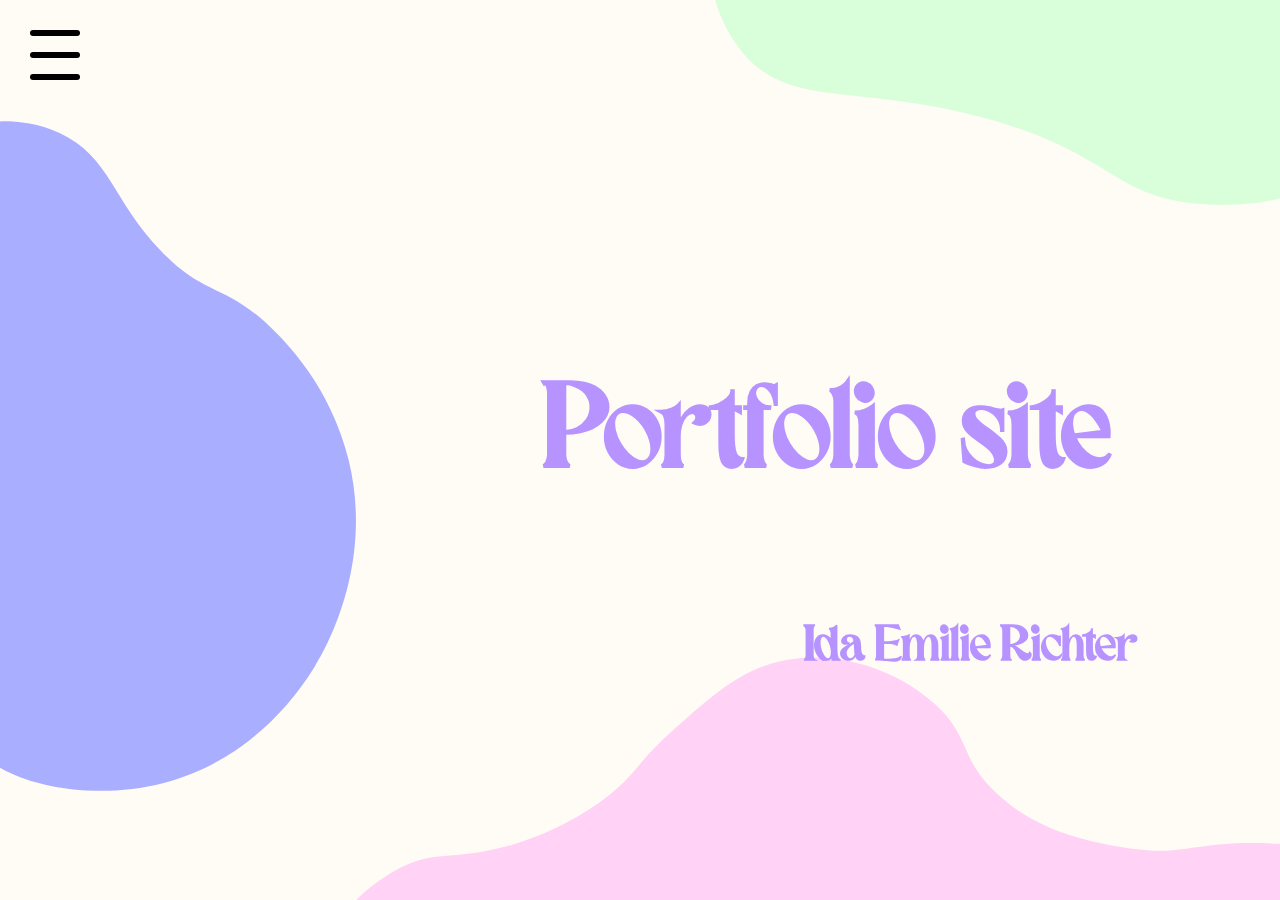
<file: index.html>
<!DOCTYPE html>
<html lang="da">

<head>
    <meta charset="UTF-8">
    <meta name="viewport" content="width=device-width, initial-scale=1.0">
    <meta name="robots" content="noindex" />
    <title>Forside</title>
    <link rel="stylesheet" href="style.css" type="text/css">
    <link rel="stylesheet" href="layout.css">
    <link href="https://fonts.googleapis.com/css2?family=Livvic&display=swap" rel="stylesheet">
    <link rel="apple-touch-icon" sizes="180x180" href="favicon/apple-touch-icon.png">
    <link rel="icon" type="image/png" sizes="32x32" href="favicon/favicon-32x32.png">
    <link rel="icon" type="image/png" sizes="16x16" href="favicon/favicon-16x16.png">
    <link rel="manifest" href="favicon/site.webmanifest">
</head>

<body class="forsidebaggrund">

    <header>
        <nav class="navbar">
            <a href="#" class="toggle-button">
                <span class="bar"></span>
                <span class="bar"></span>
                <span class="bar"></span>
            </a>
            <div class="navbar-links">
                <ul>
                    <li><a href="index.html">Forside</a></li>
                    <li><a href="portfolio.html">Portfolio</a></li>
                    <li><a href="ommig.html">Om mig</a></li>
                </ul>
            </div>
        </nav>
    </header>


    <main>
        <section class="forsidetop">
            <h1>Portfolio site</h1>
            <h2>Ida Emilie Richter</h2>
        </section>
    </main>

    <script src="script.js"></script>
</body>

</html>
</file>
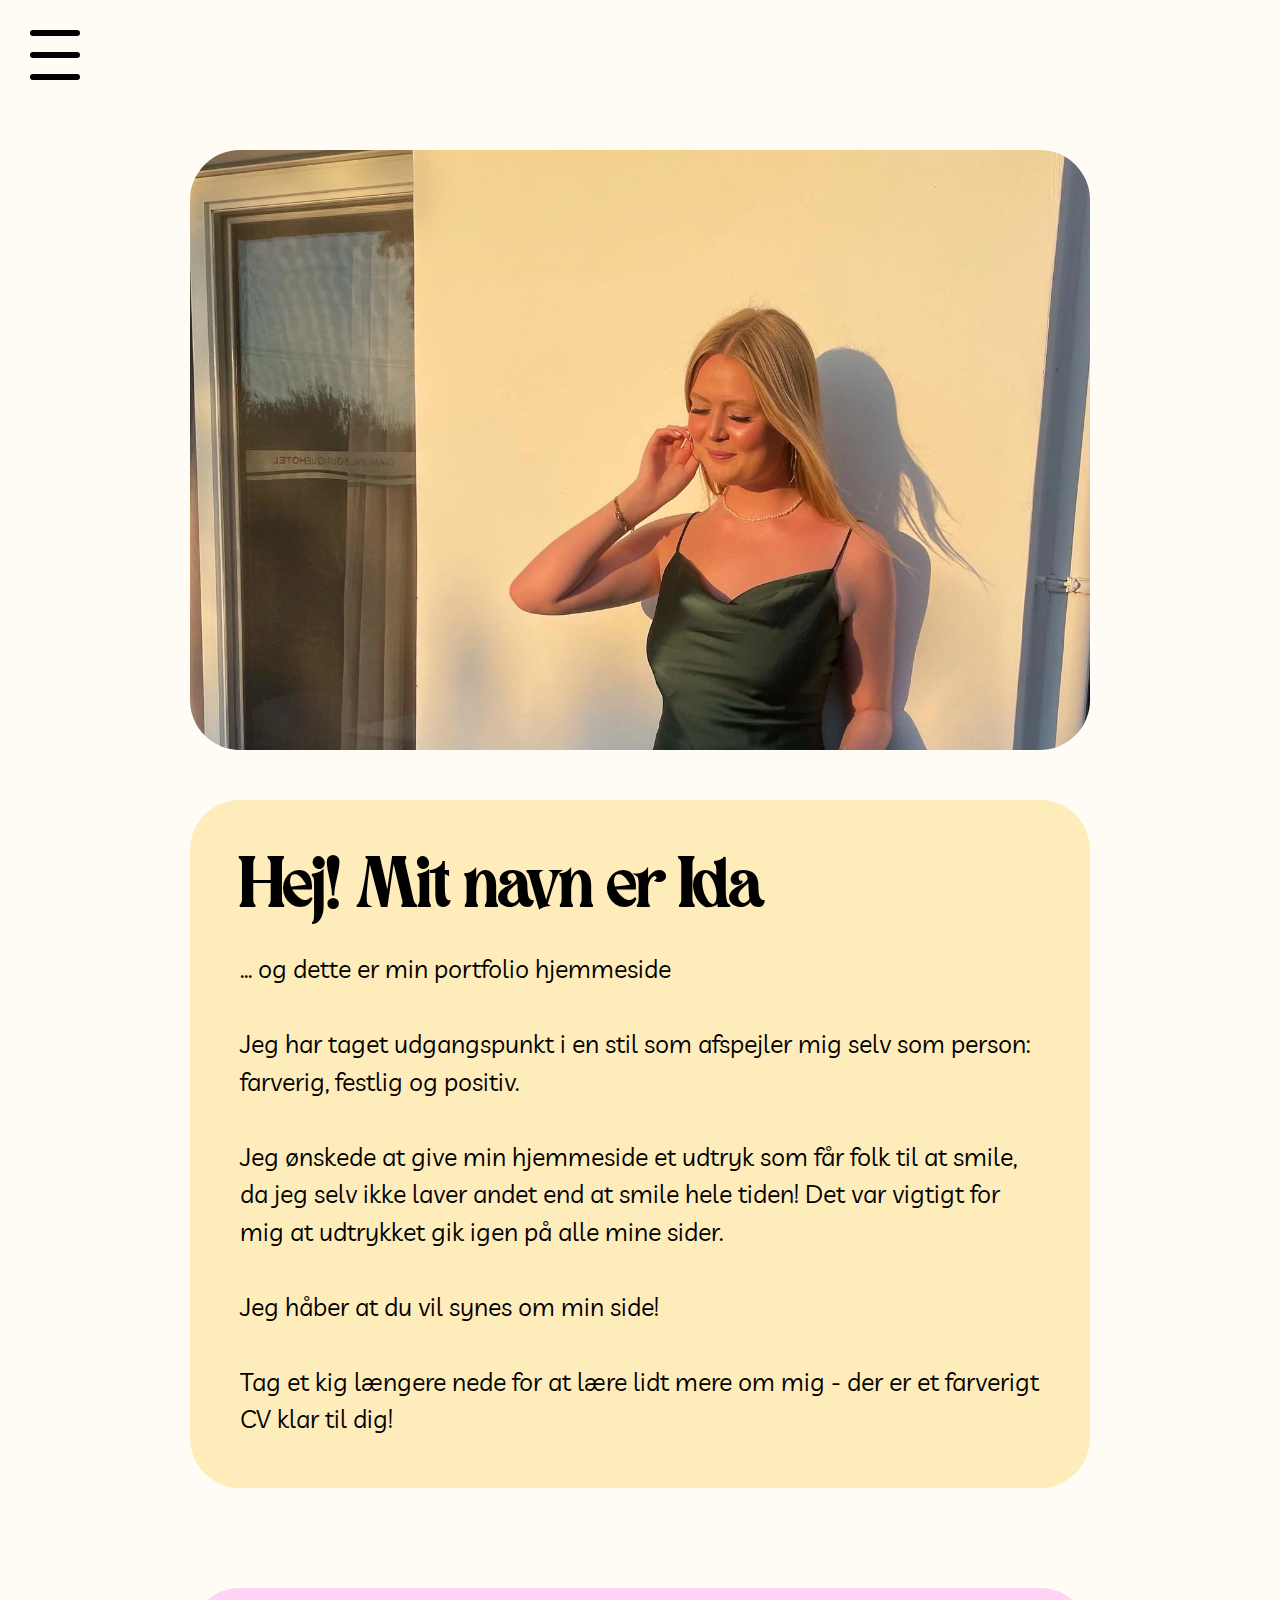
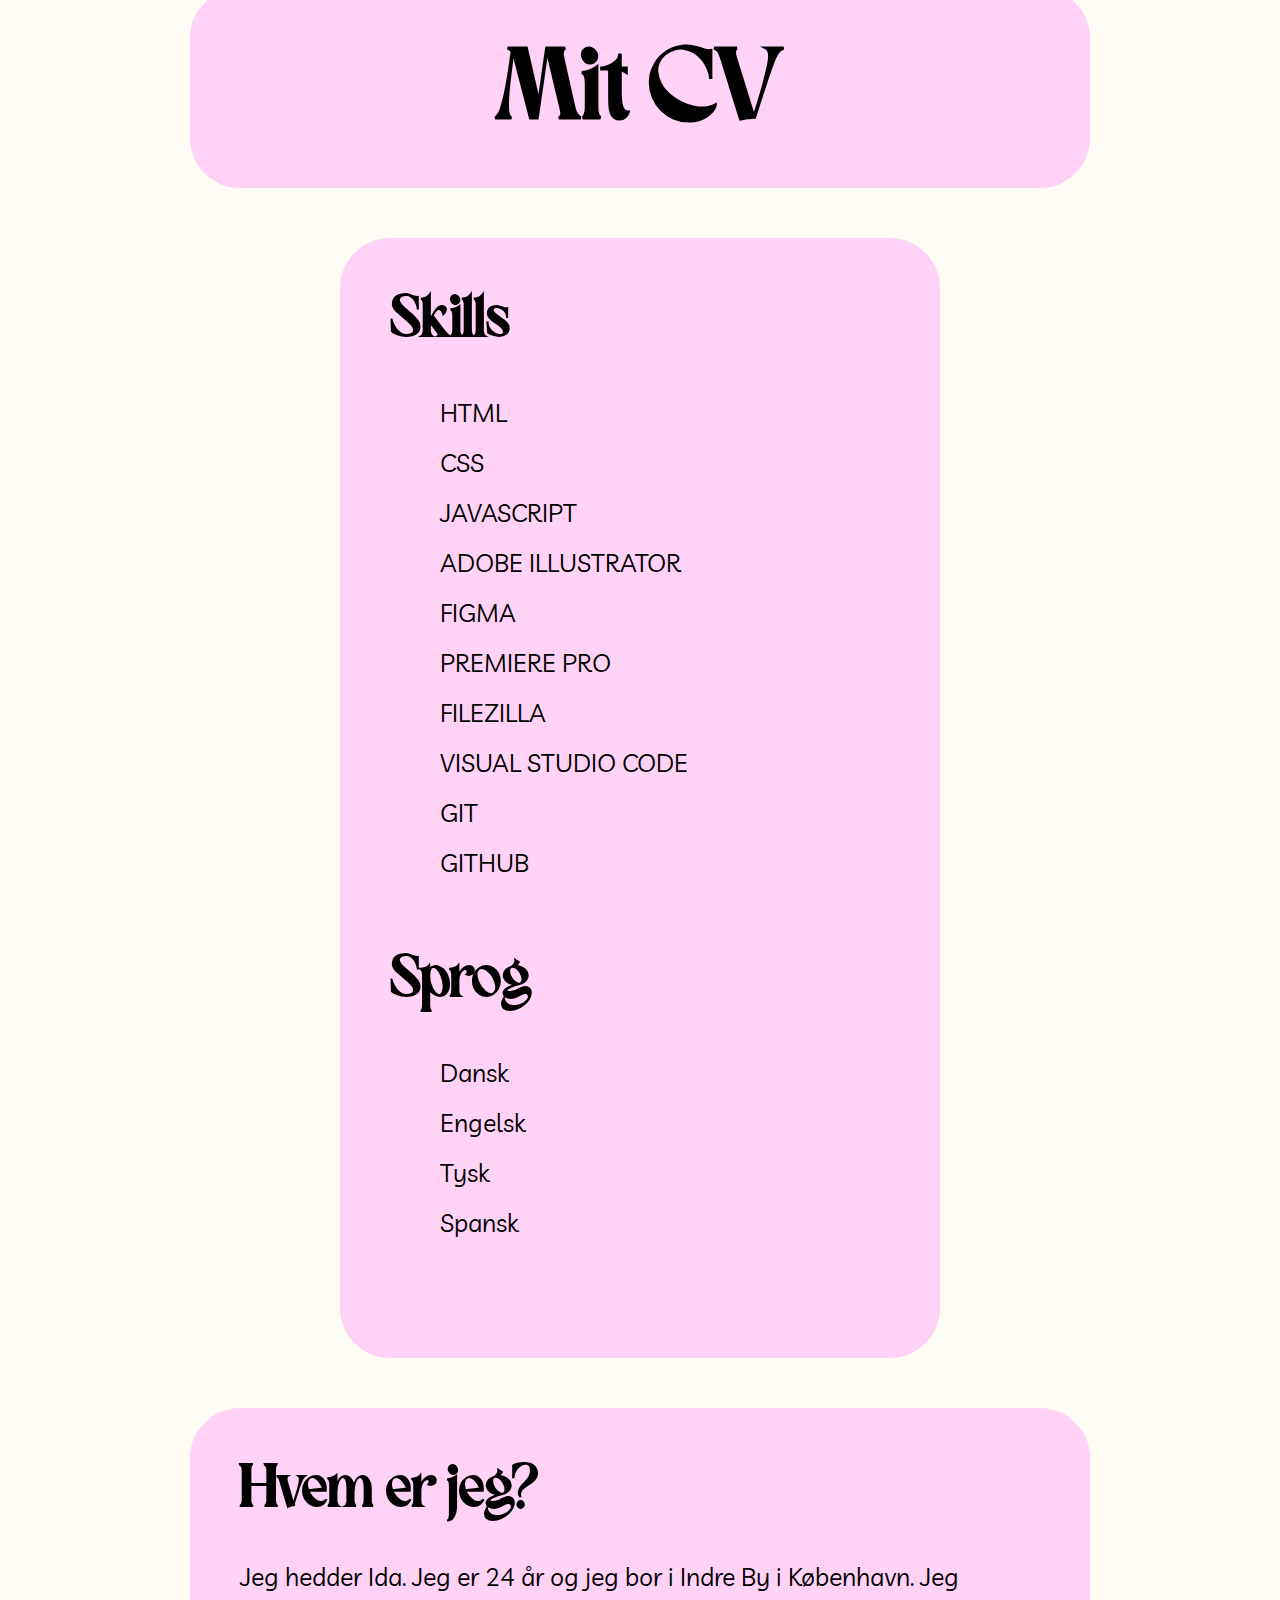
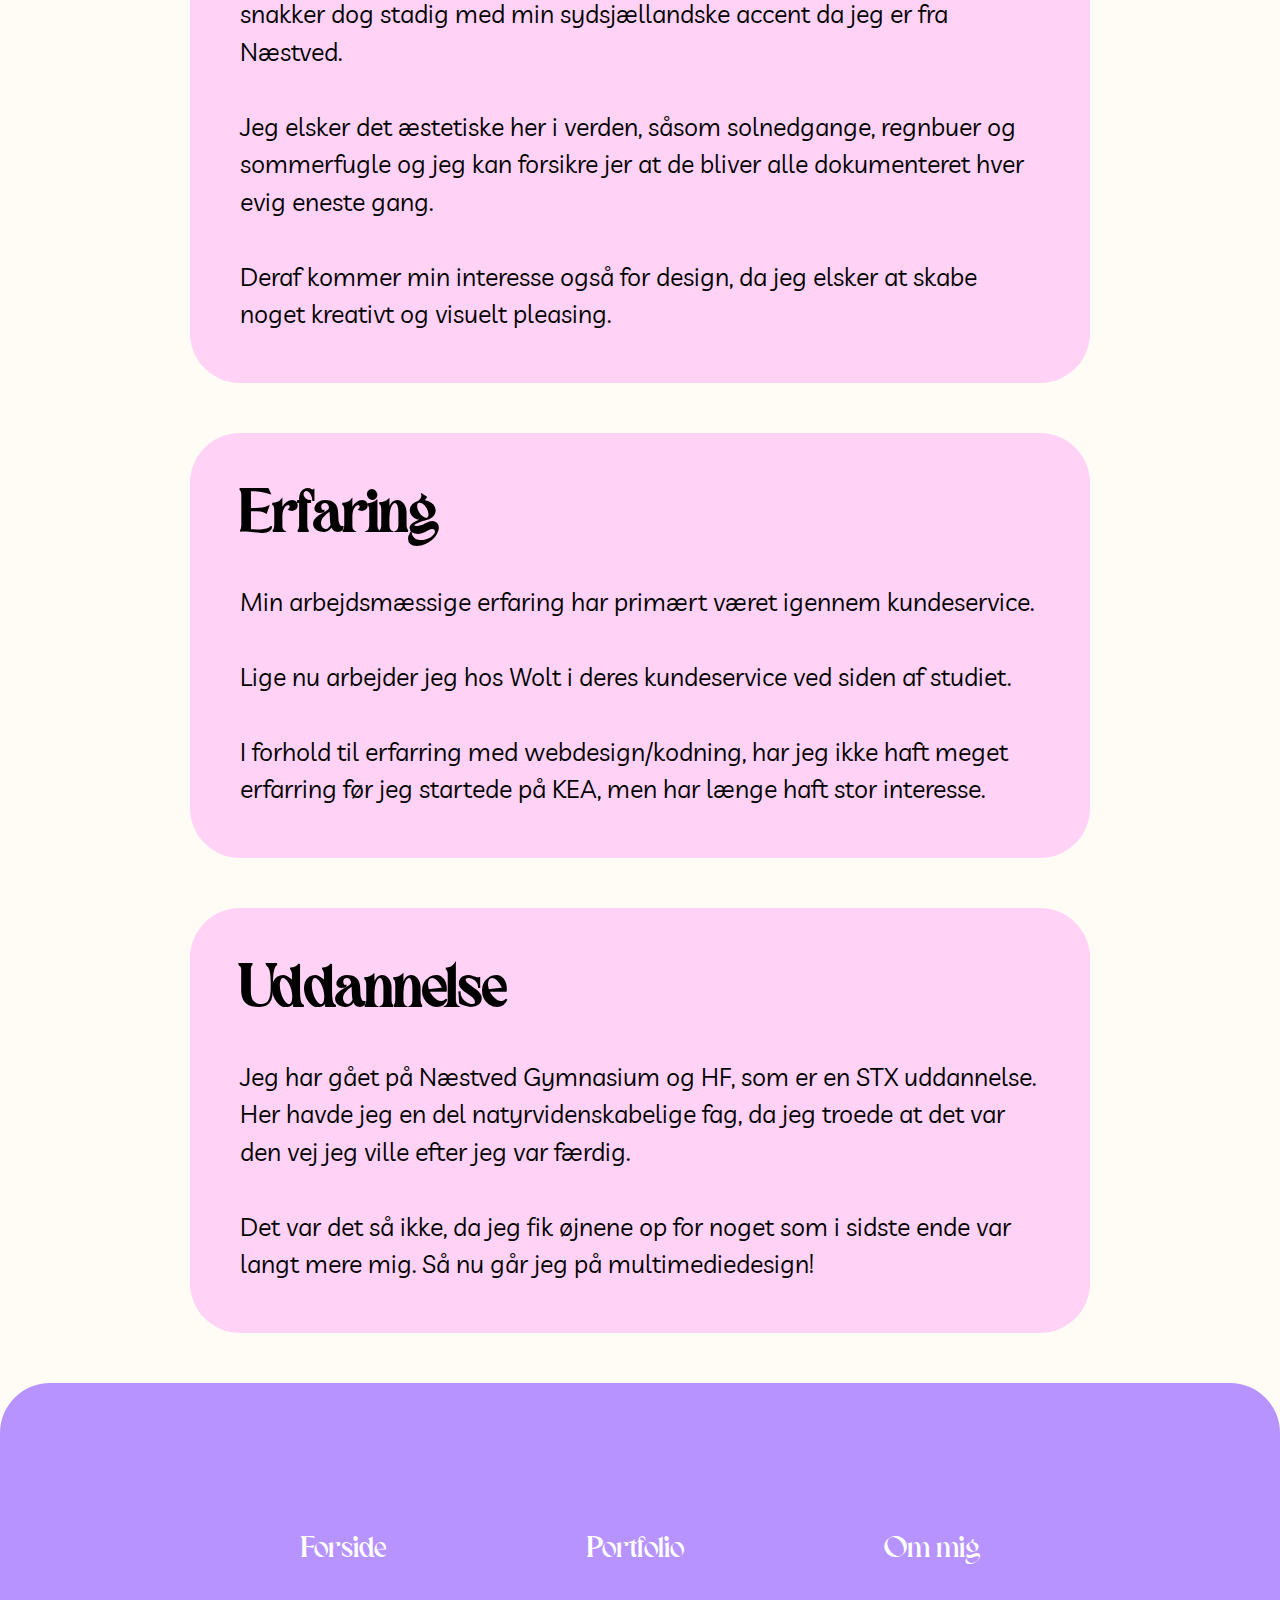
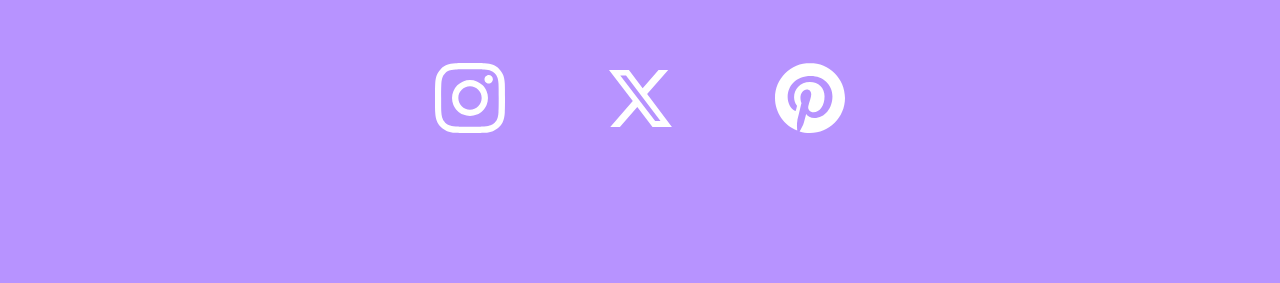
<file: ommig.html>
<!DOCTYPE html>
<html lang="da">

<head>
    <meta charset="UTF-8">
    <meta name="viewport" content="width=device-width, initial-scale=1.0">
    <meta name="robots" content="noindex" />
    <title>Om mig</title>
    <link rel="stylesheet" href="style.css">
    <link rel="stylesheet" href="layout.css">
    <link href="https://fonts.googleapis.com/css2?family=Livvic&display=swap" rel="stylesheet">
    <link rel="apple-touch-icon" sizes="180x180" href="favicon/apple-touch-icon.png">
    <link rel="icon" type="image/png" sizes="32x32" href="favicon/favicon-32x32.png">
    <link rel="icon" type="image/png" sizes="16x16" href="favicon/favicon-16x16.png">
    <link rel="manifest" href="favicon/site.webmanifest">
</head>

<body>
    <header>
        <nav class="navbar">
            <a href="#" class="toggle-button">
                <span class="bar"></span>
                <span class="bar"></span>
                <span class="bar"></span>
            </a>
            <div class="navbar-links">
                <ul>
                    <li><a href="index.html">Forside</a></li>
                    <li><a href="portfolio.html">Portfolio</a></li>
                    <li><a href="ommig.html">Om mig</a></li>
                </ul>
            </div>
        </nav>
    </header>

    <main>
        <section class="ommigtop">
            <div class="ommigbillede">
                <img src="img/portrait.webp" alt="Billede af mig">
            </div>
            <div class="ommigtoptekst">
                <h2>Hej! Mit navn er Ida</h2>
                <p>... og dette er min portfolio hjemmeside <br><br> Jeg har taget udgangspunkt i en stil som afspejler
                    mig
                    selv som person: farverig, festlig og positiv. <br><br> Jeg ønskede at give min hjemmeside
                    et
                    udtryk som får folk til at smile, da jeg selv ikke
                    laver andet end at smile hele tiden! Det var vigtigt for mig at udtrykket gik igen på alle mine
                    sider. <br><br> Jeg
                    håber at du vil synes om min side! <br><br> Tag et kig længere nede for at lære lidt mere om mig -
                    der
                    er et farverigt CV klar til dig!</p>
            </div>
        </section>

        <section class="cv">
            <div class="cvoverskift">
                <h2>Mit CV</h2>
            </div>
            <div class="ommiggrid">
                <div class="cvskills">
                    <div class="skills">
                        <h3>Skills</h3>
                        <ul>
                            <li>HTML</li>
                            <li>CSS</li>
                            <li>JAVASCRIPT</li>
                            <li>ADOBE ILLUSTRATOR</li>
                            <li>FIGMA</li>
                            <li>PREMIERE PRO</li>
                            <li>FILEZILLA</li>
                            <li>VISUAL STUDIO CODE</li>
                            <li>GIT</li>
                            <li>GITHUB</li>
                        </ul>
                    </div>
                    <div class="sprog">
                        <h3>Sprog</h3>
                        <ul>
                            <li>Dansk</li>
                            <li>Engelsk</li>
                            <li>Tysk</li>
                            <li>Spansk</li>
                        </ul>
                    </div>
                </div>

                <div class="ommiggrid2">
                    <div class="hvemerjeg">
                        <h3>Hvem er jeg?</h3>
                        <p>Jeg hedder Ida. Jeg er 24 år og jeg bor i Indre By i København. Jeg snakker dog stadig
                            med
                            min
                            sydsjællandske accent da jeg er fra Næstved. <br><br>
                            Jeg elsker det æstetiske her i verden, såsom solnedgange, regnbuer og sommerfugle og jeg
                            kan
                            forsikre jer at de bliver alle dokumenteret hver evig eneste gang. <br><br>
                            Deraf kommer min interesse også for design, da jeg elsker at skabe noget kreativt og
                            visuelt
                            pleasing.
                        </p>
                    </div>
                    <div class="erfaring">
                        <h3>Erfaring</h3>
                        <p>Min arbejdsmæssige erfaring har primært været igennem kundeservice. <br><br>
                            Lige nu arbejder jeg hos Wolt i deres kundeservice ved siden af studiet. <br><br>
                            I forhold til erfarring med webdesign/kodning, har jeg ikke haft meget erfarring før jeg
                            startede på
                            KEA, men har længe haft stor interesse.
                        </p>
                    </div>
                    <div class="uddannelse">
                        <h3>Uddannelse</h3>
                        <p>Jeg har gået på Næstved Gymnasium og HF, som er en STX uddannelse. Her havde jeg en del
                            natyrvidenskabelige fag, da jeg troede at det var den vej jeg ville efter jeg var
                            færdig.
                            <br><br>
                            Det var det så ikke, da jeg fik øjnene op for noget som i sidste ende var langt mere
                            mig. Så
                            nu
                            går
                            jeg på multimediedesign!
                        </p>
                    </div>
                </div>
            </div>
        </section>
        <button onclick="topFunction()" id="scrollToTopBtn" title="Gå til toppen">
            <span class="arrow-up"></span>
        </button>
    </main>
    <footer>
        <div class="footermenu">
            <a href="index.html">Forside</a>
            <a href="portfolio.html">Portfolio</a>
            <a href="ommig.html">Om mig</a>
        </div>
        <div class="somelinks">
            <a href="https://www.instagram.com/_idaemilie_/"> <img src="img/instagram.svg" alt="Instagram"></a>
            <a href="https://twitter.com/_idaemilie"> <img src="img/twitter.svg" alt="Twitter"></a>
            <a href="https://www.pinterest.dk/idaemilierichter/"> <img src="img/pinterest.svg" alt="pinterest"></a>
        </div>
    </footer>
    <script src="script.js"></script>
</body>

</html>
</file>
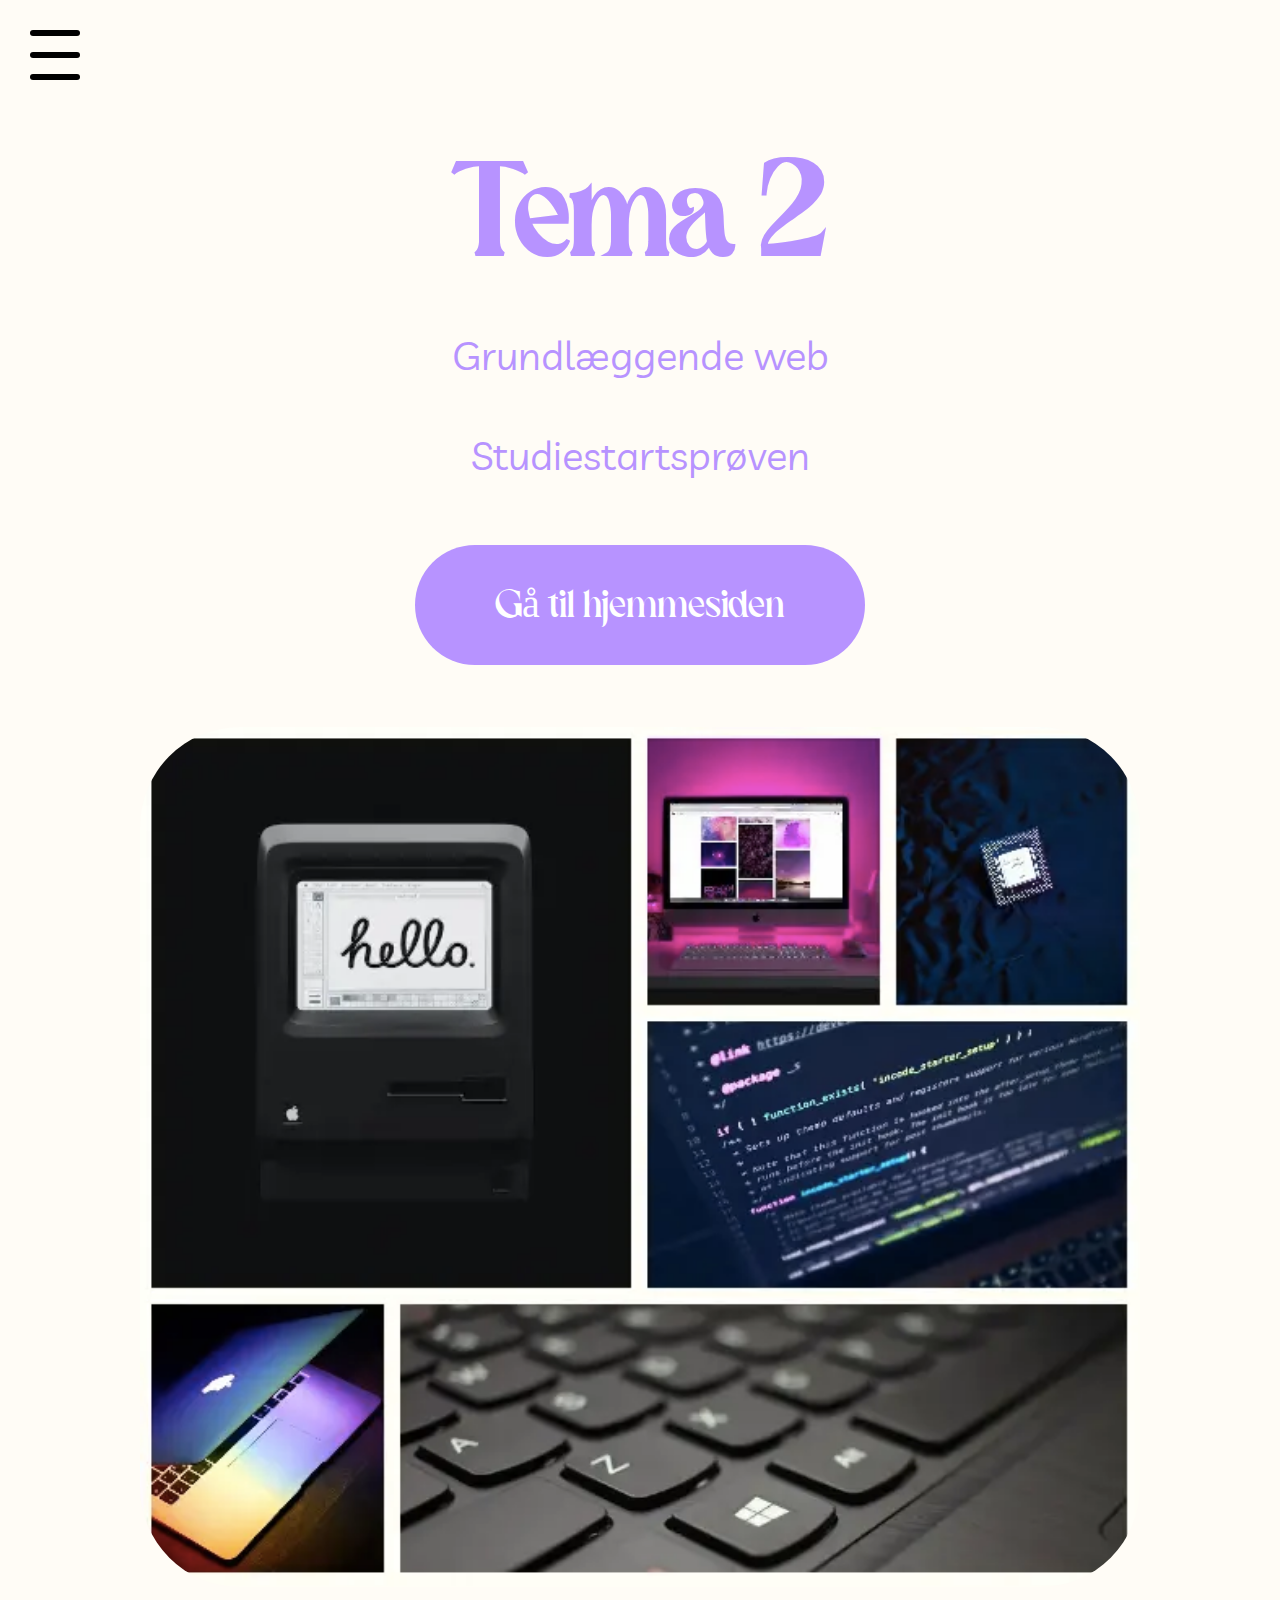
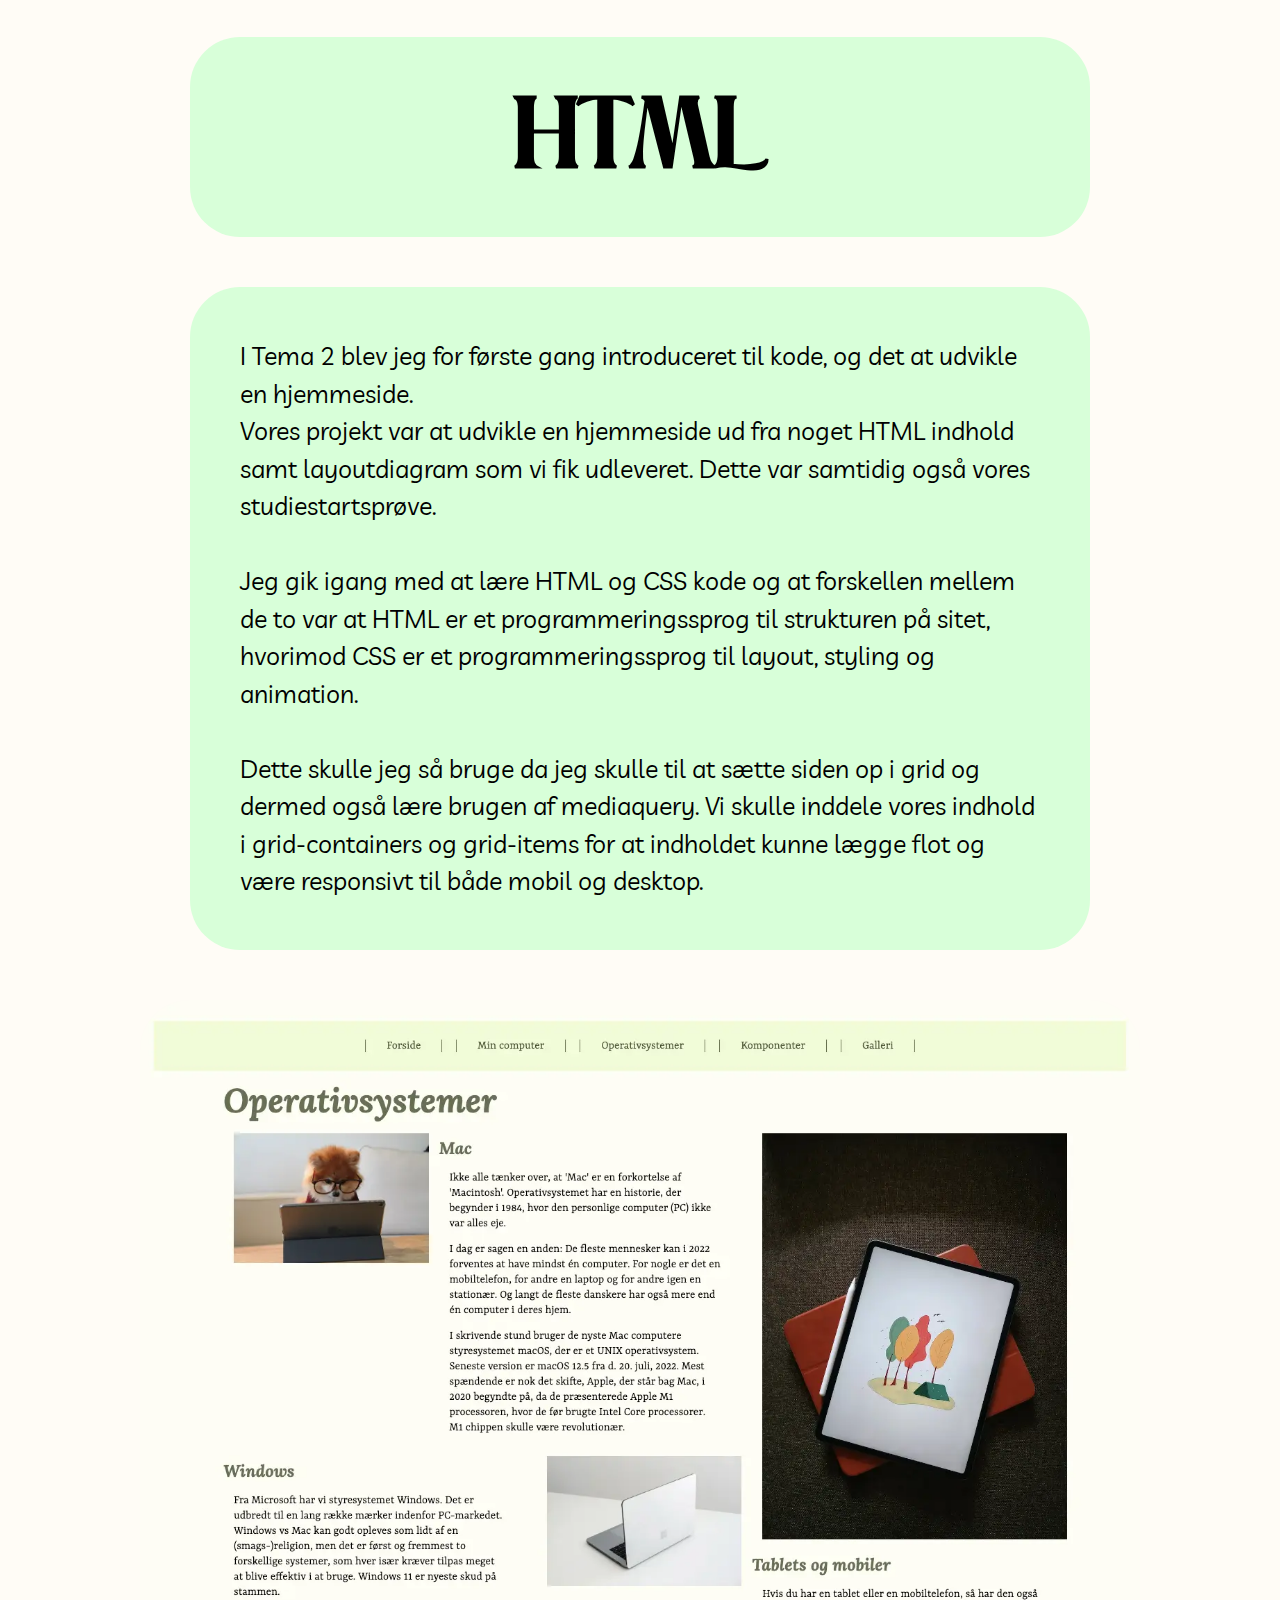
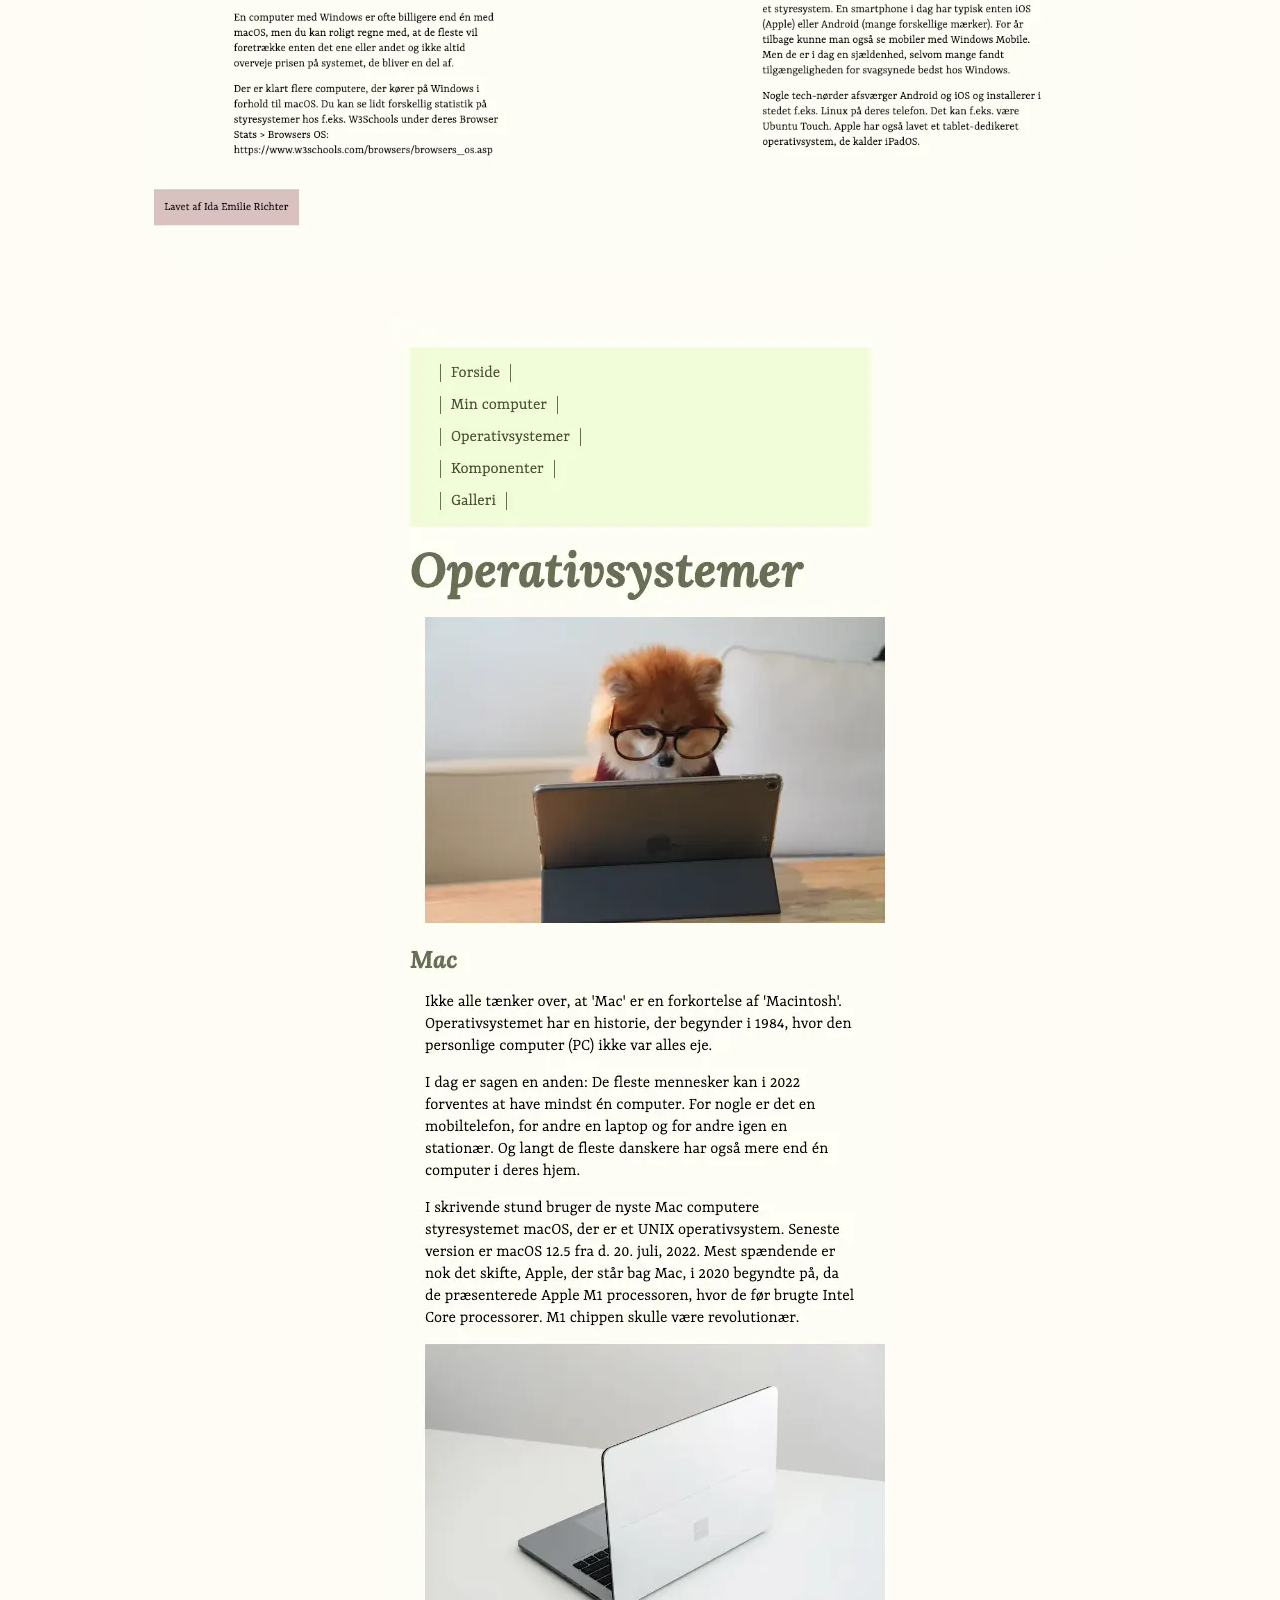
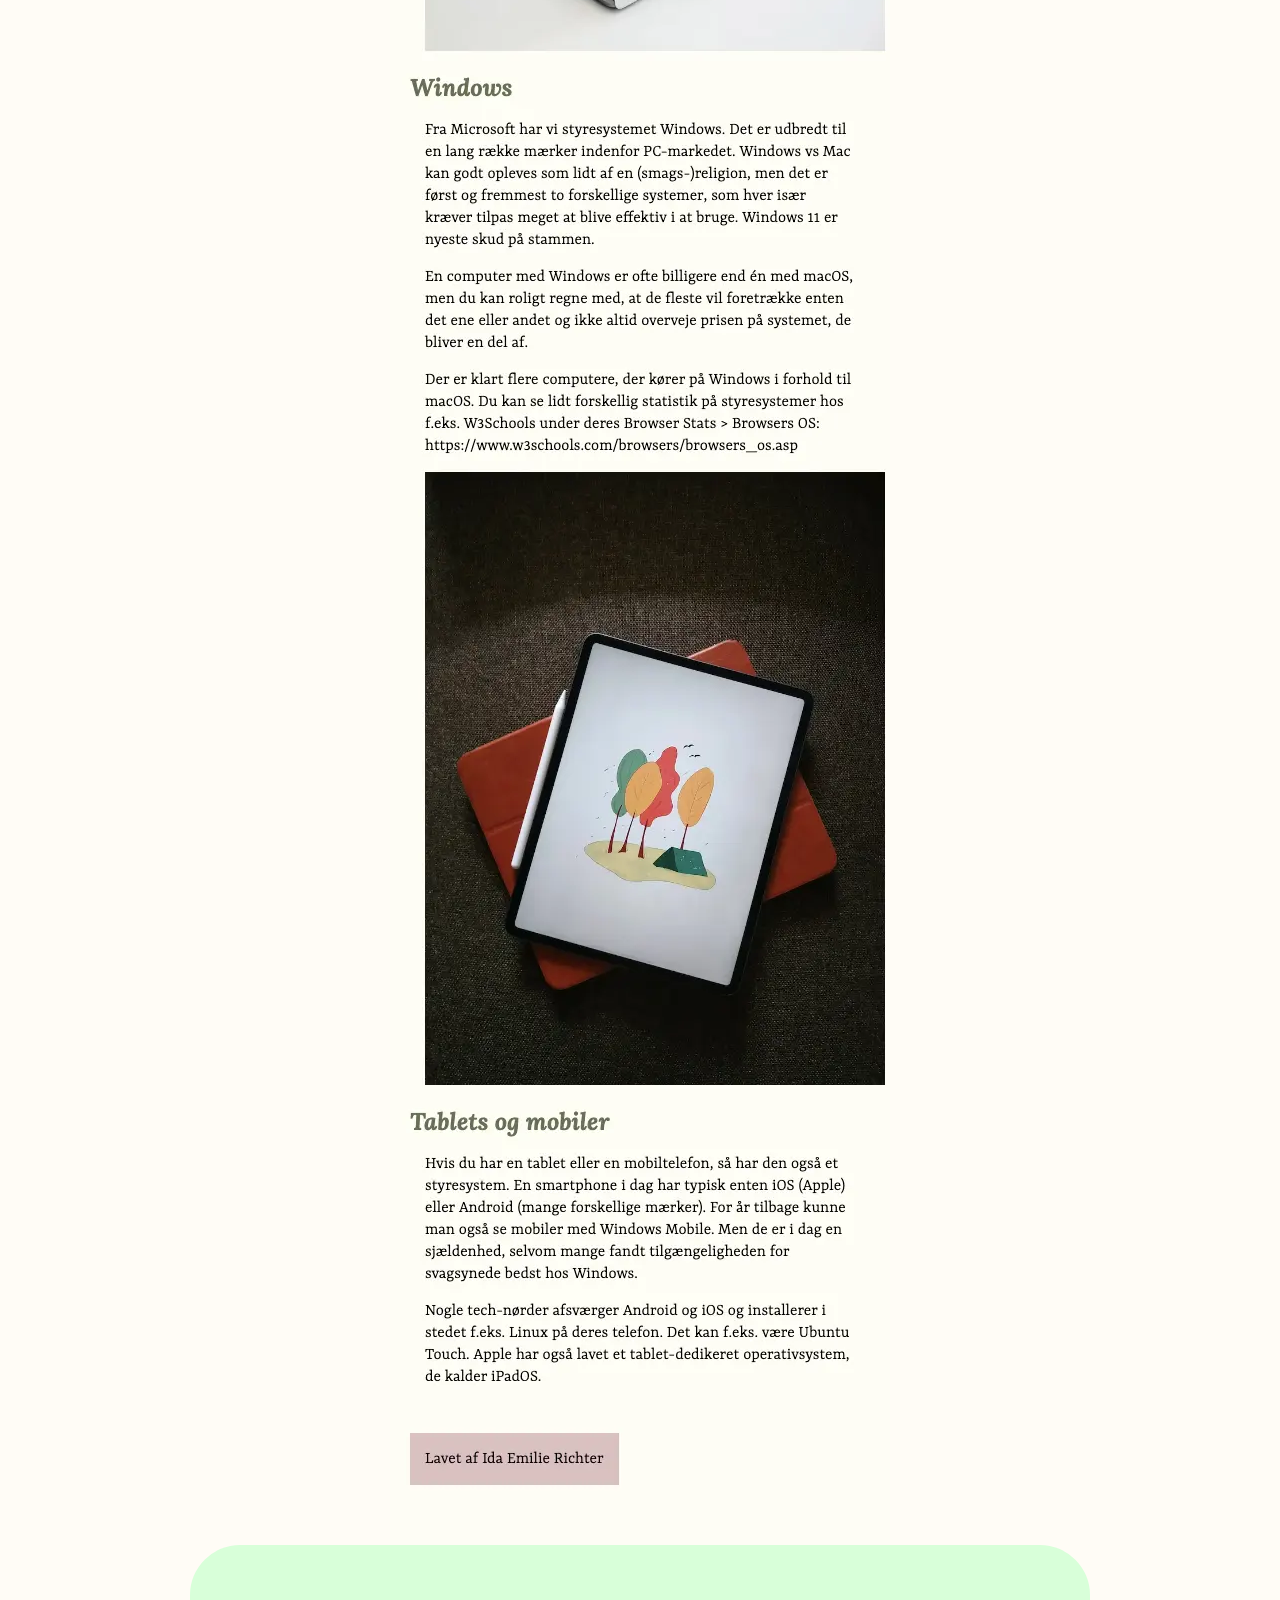
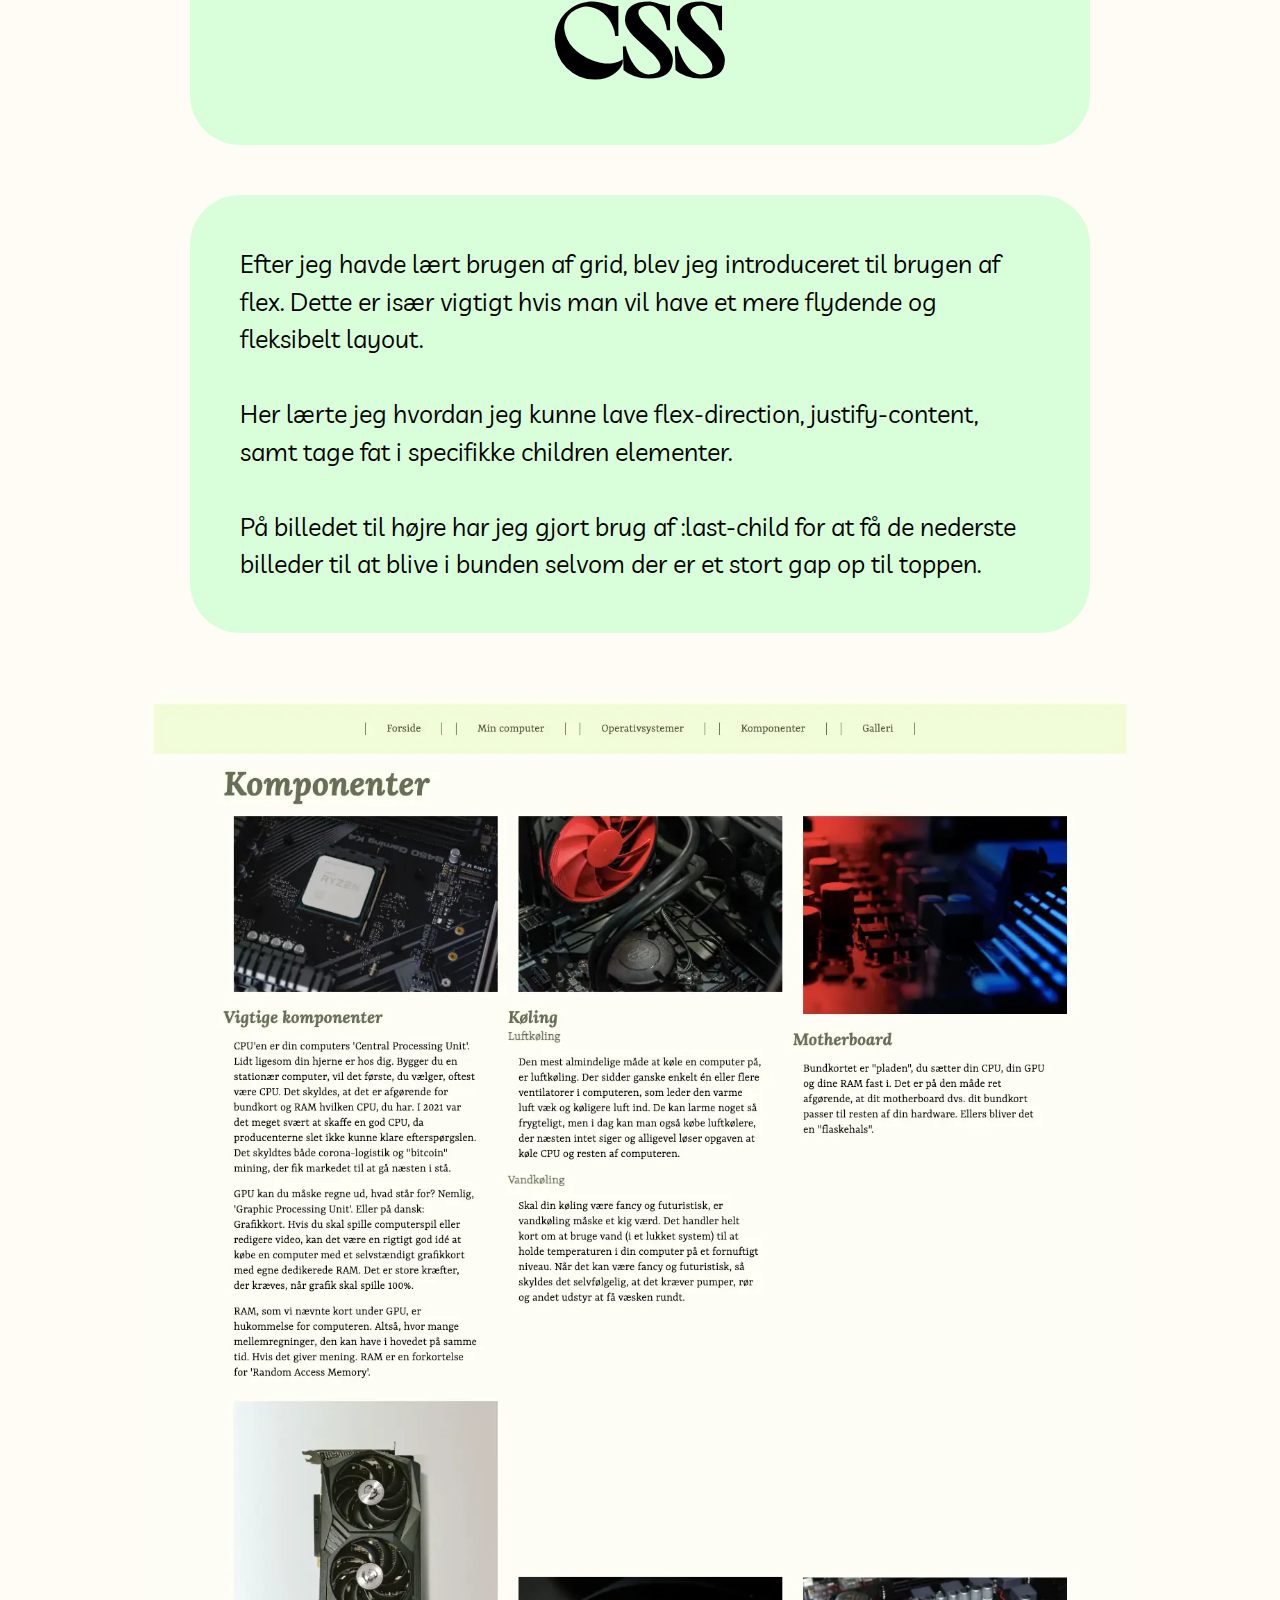
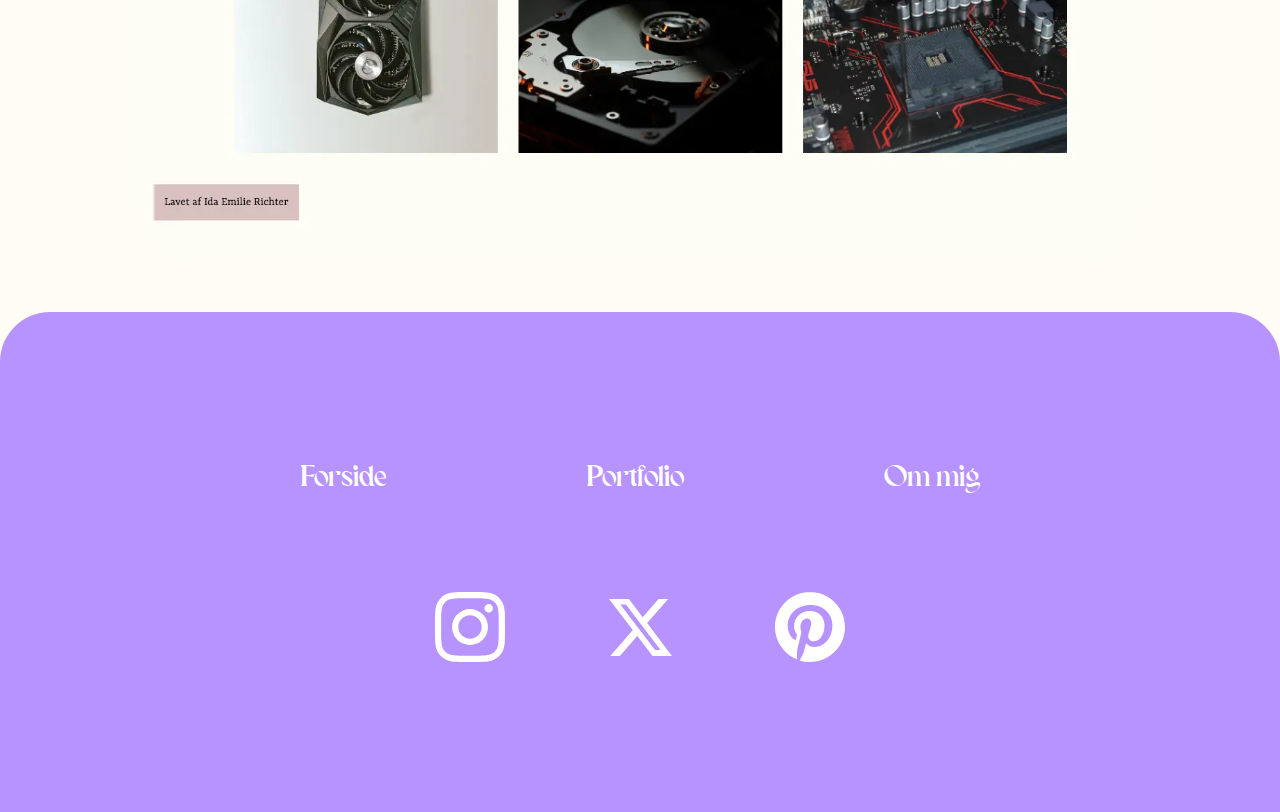
<file: tema2.html>
<!DOCTYPE html>
<html lang="da">

<head>
    <meta charset="UTF-8">
    <meta name="viewport" content="width=device-width, initial-scale=1.0">
    <meta name="robots" content="noindex" />
    <title>Tema 2</title>
    <link rel="stylesheet" href="style.css">
    <link rel="stylesheet" href="layout.css">
    <link href="https://fonts.googleapis.com/css2?family=Livvic&display=swap" rel="stylesheet">
    <link rel="apple-touch-icon" sizes="180x180" href="favicon/apple-touch-icon.png">
    <link rel="icon" type="image/png" sizes="32x32" href="favicon/favicon-32x32.png">
    <link rel="icon" type="image/png" sizes="16x16" href="favicon/favicon-16x16.png">
    <link rel="manifest" href="favicon/site.webmanifest">
</head>

<body>
    <header>
        <nav class="navbar">
            <a href="#" class="toggle-button">
                <span class="bar"></span>
                <span class="bar"></span>
                <span class="bar"></span>
            </a>
            <div class="navbar-links">
                <ul>
                    <li><a href="index.html">Forside</a></li>
                    <li><a href="portfolio.html">Portfolio</a></li>
                    <li><a href="ommig.html">Om mig</a></li>
                </ul>
            </div>
        </nav>
    </header>

    <main>
        <section class="tema2top">
            <div class="tema2tekst">
                <h1>Tema 2</h1>
                <p>Grundlæggende web <br><br>Studiestartsprøven</p>
                <a href="https://idaemilierichter.dk/kea/02_web/01_website/website/index.html">Gå til
                    hjemmesiden</a>
            </div>
            <div class="tema2billede">
                <img src="img/t2toppage.webp" alt="Tema 2 billede">
            </div>
        </section>
        <section class="html">
            <div class="t3gridhtml">
                <div class="htmlheader">
                    <h2>HTML</h2>
                </div>
                <div class="htmltekst">
                    <p>I Tema 2 blev jeg for første gang introduceret til kode, og det at udvikle en hjemmeside. <br>
                        Vores projekt var at udvikle en hjemmeside ud fra noget HTML indhold samt layoutdiagram som vi
                        fik
                        udleveret. Dette var samtidig også vores studiestartsprøve. <br> <br>
                        Jeg gik igang med at lære HTML og CSS kode og at forskellen mellem de to var at HTML er et
                        programmeringssprog til strukturen på sitet, hvorimod CSS er et programmeringssprog til layout,
                        styling og animation. <br> <br>
                        Dette skulle jeg så bruge da jeg skulle til at sætte siden op i grid og dermed også lære brugen
                        af
                        mediaquery. Vi skulle inddele vores indhold i grid-containers og grid-items for at indholdet
                        kunne
                        lægge flot og være responsivt til både mobil og desktop.</p>
                </div>
                <div class="htmlbillede2">
                    <img src="img/t2billede2.webp" alt="Desktopversion af hjemmesiden">
                </div>
            </div>
            <div class="t3gridhtml2">
                <div class="htmlbillede1">
                    <img src="img/t2billede1.webp" alt="Mobilversion af hjemmesiden">
                </div>
            </div>
        </section>
        <section class="css">
            <div class="cssgrid1">
                <div class="cssheader">
                    <h2>CSS</h2>
                </div>
                <div class="csstekst">
                    <p>Efter jeg havde lært brugen af grid, blev jeg introduceret til brugen af flex. Dette er især
                        vigtigt
                        hvis man vil have et mere flydende og fleksibelt layout. <br> <br>
                        Her lærte jeg hvordan jeg kunne lave flex-direction, justify-content, samt tage fat i specifikke
                        children elementer. <br> <br>
                        På billedet til højre har jeg gjort brug af :last-child for at få de nederste billeder til at
                        blive
                        i bunden selvom der er et stort gap op til toppen. </p>
                </div>
            </div>
            <div class="cssgrid2">
                <div class="cssbillede">
                    <img src="img/t2flex.webp" alt="Brugen af flex i CSS">
                </div>
            </div>
        </section>
        <button onclick="topFunction()" id="scrollToTopBtn" title="Gå til toppen">
            <span class="arrow-up"></span>
        </button>
    </main>
    <footer>
        <div class="footermenu">
            <a href="index.html">Forside</a>
            <a href="portfolio.html">Portfolio</a>
            <a href="ommig.html">Om mig</a>
        </div>
        <div class="somelinks">
            <a href="https://www.instagram.com/_idaemilie_/"> <img src="img/instagram.svg" alt="Instagram"></a>
            <a href="https://twitter.com/_idaemilie"> <img src="img/twitter.svg" alt="Twitter"></a>
            <a href="https://www.pinterest.dk/idaemilierichter/"> <img src="img/pinterest.svg" alt="pinterest"></a>
        </div>
    </footer>
    <script src="script.js"></script>
</body>

</html>
</file>
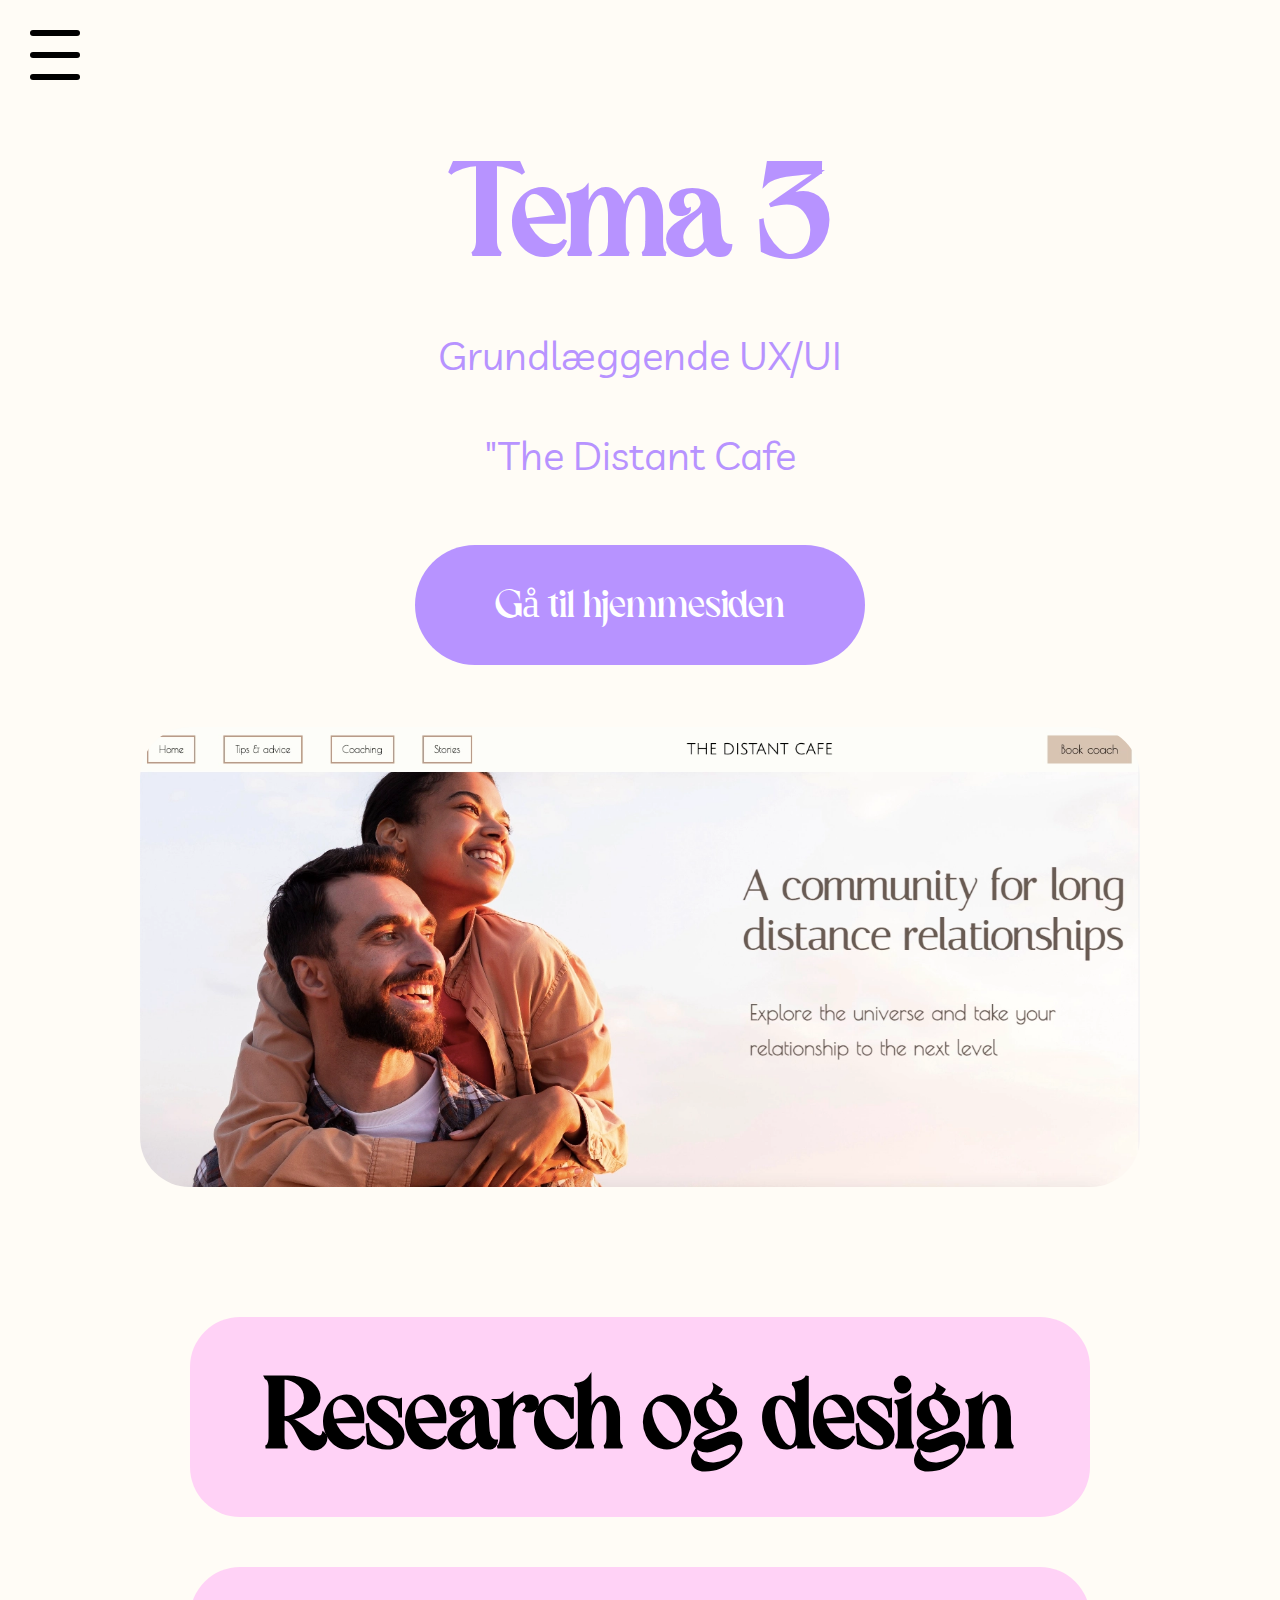
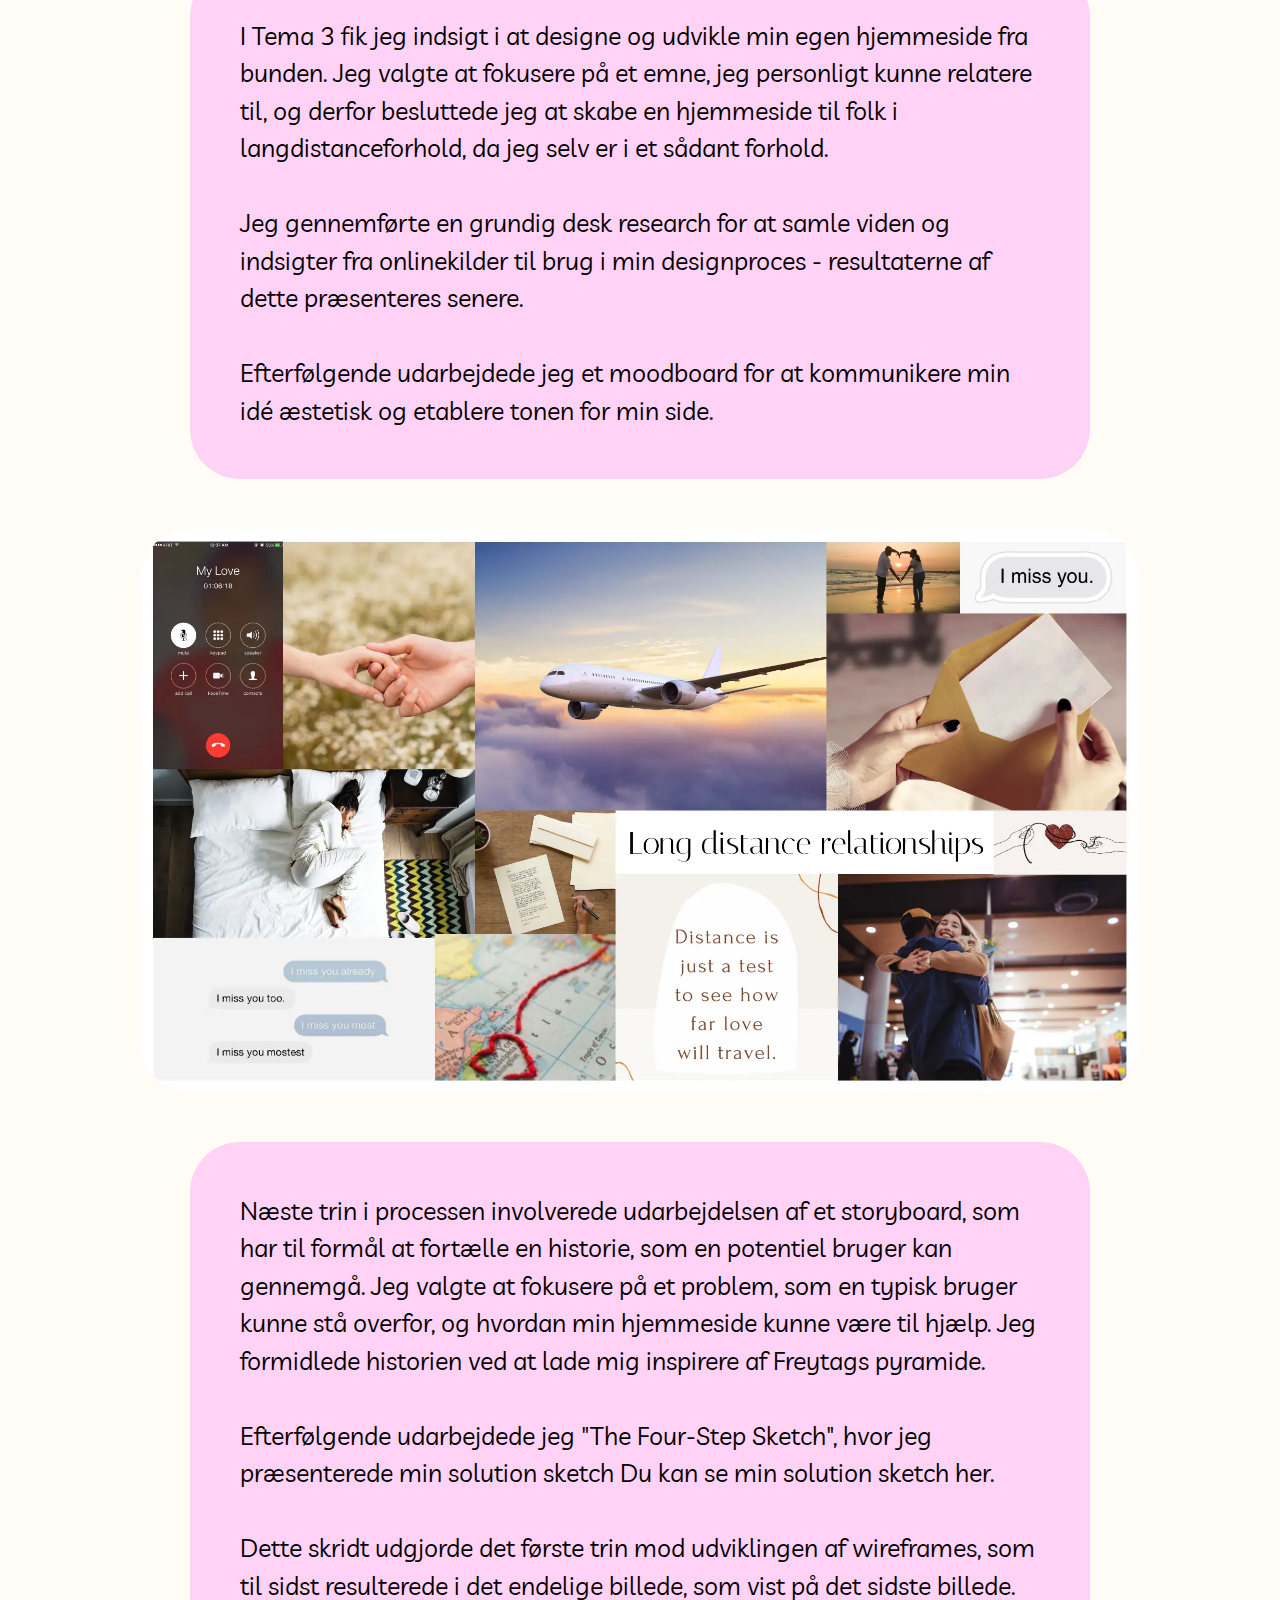
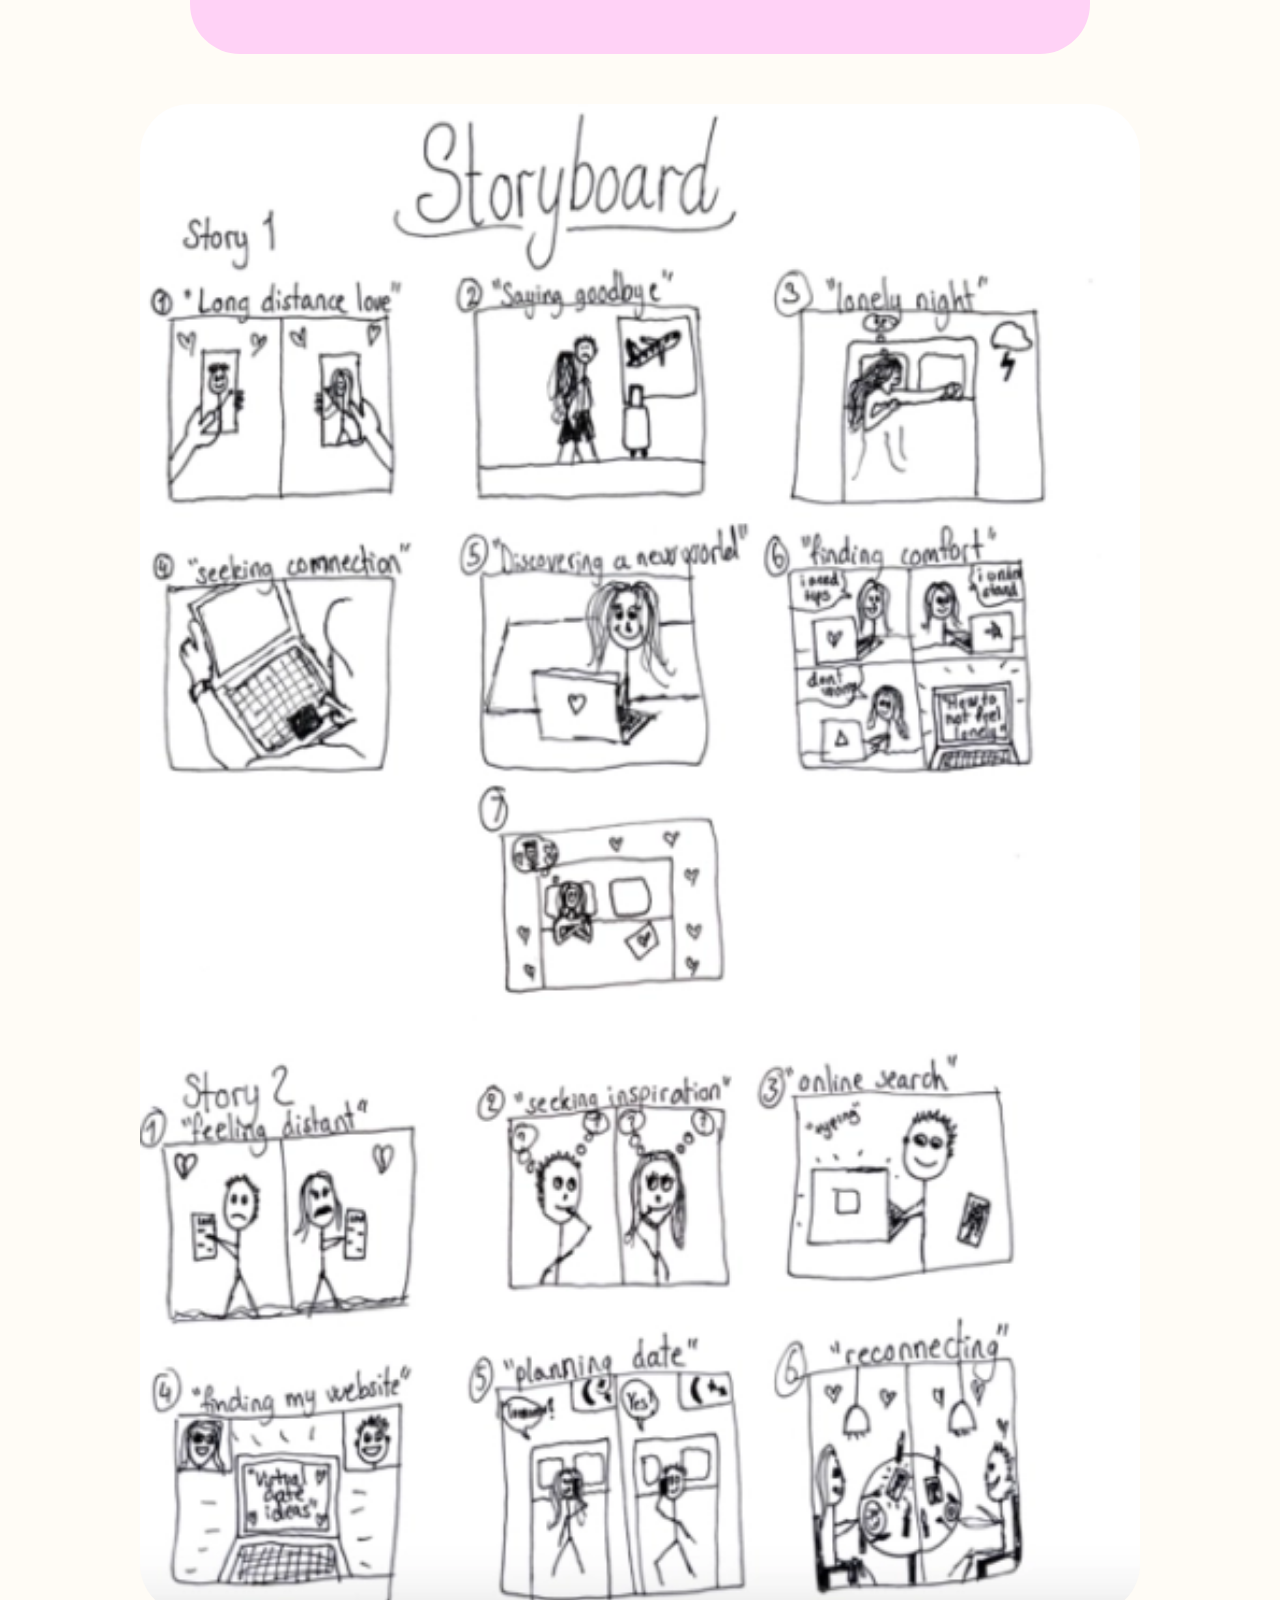
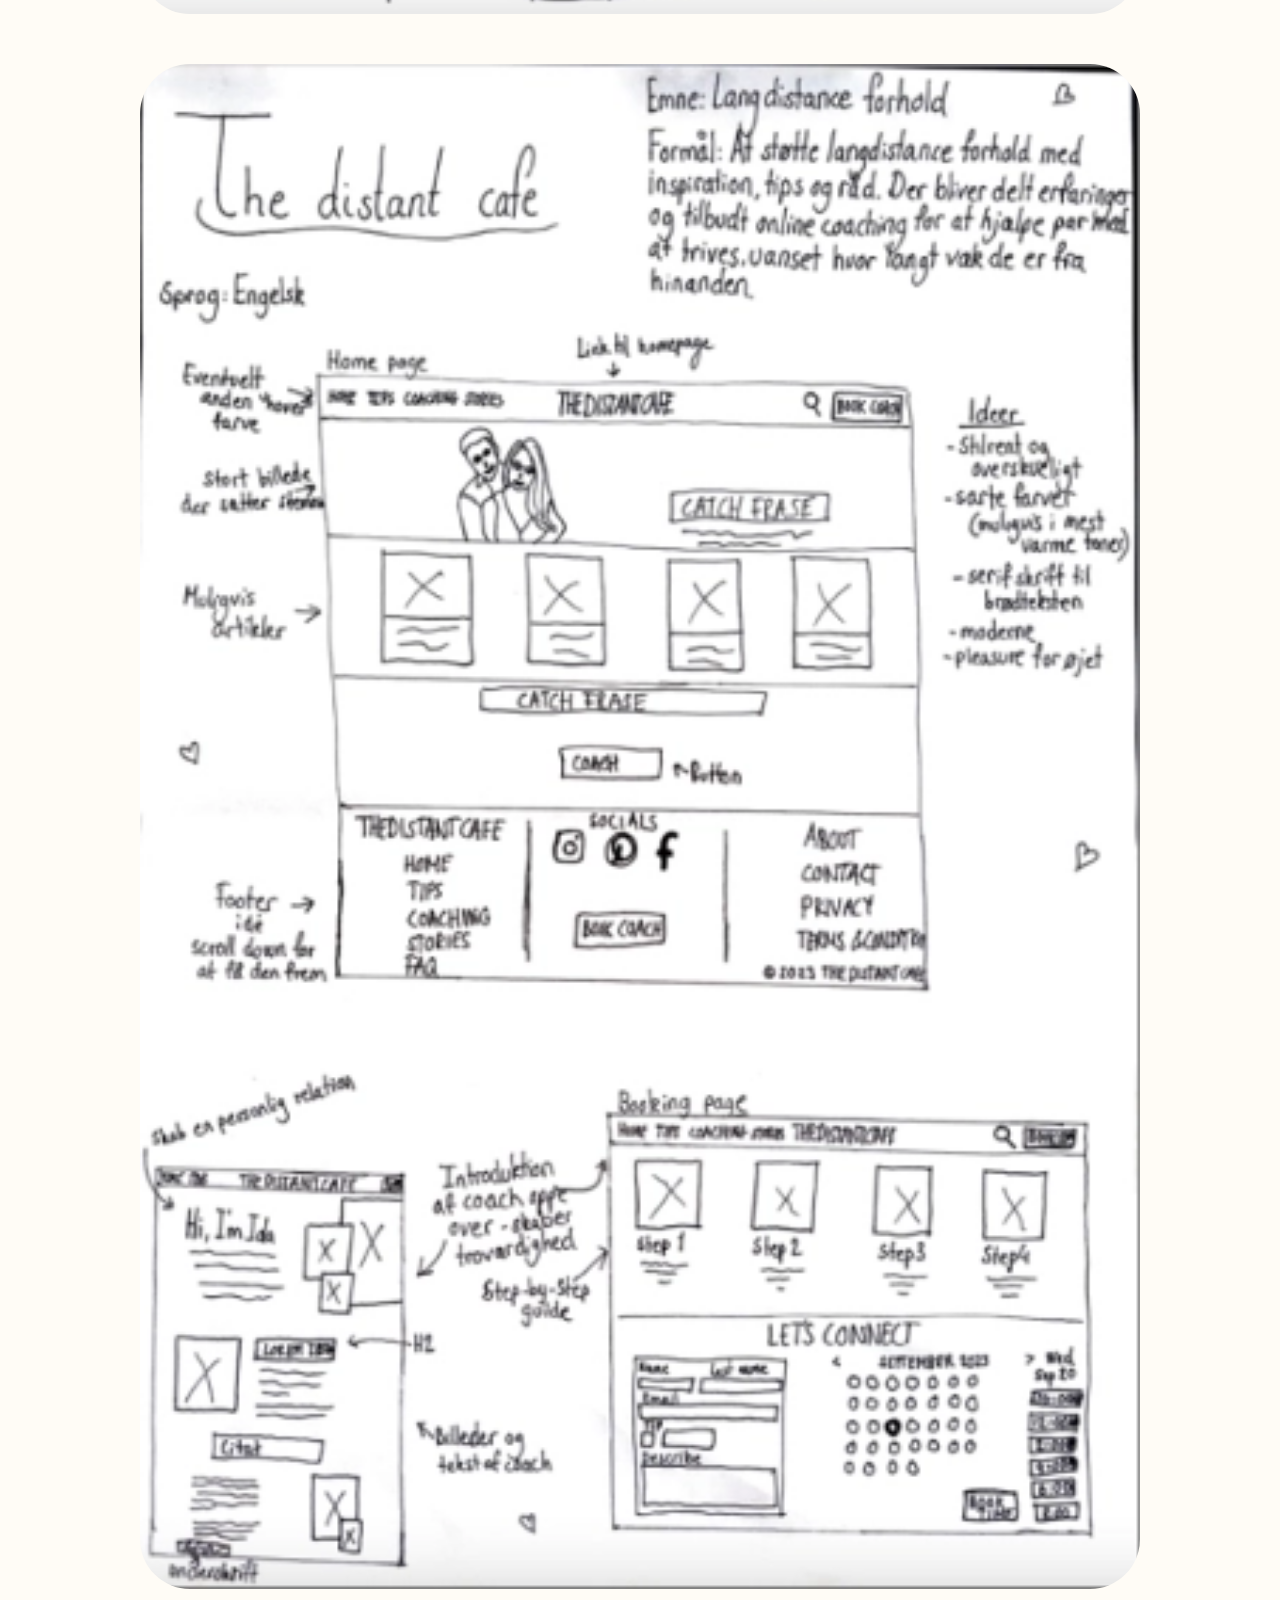
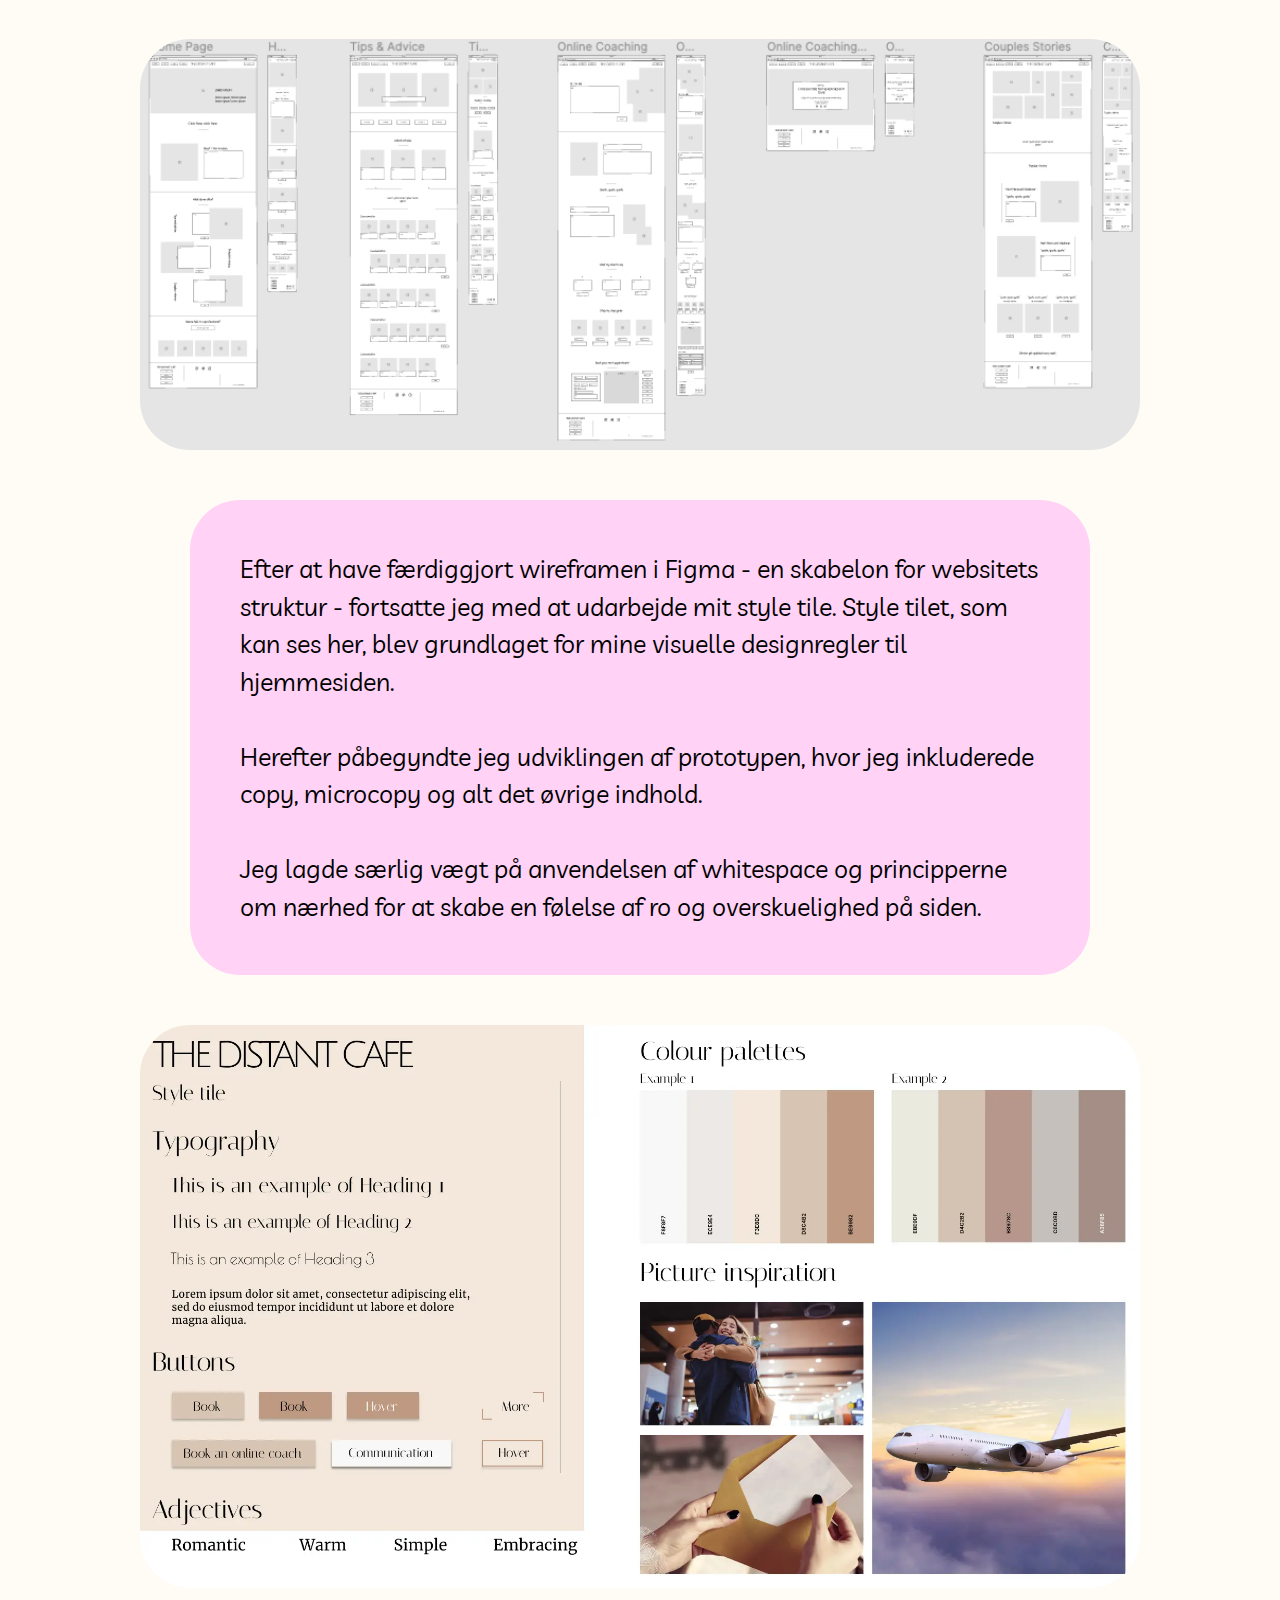
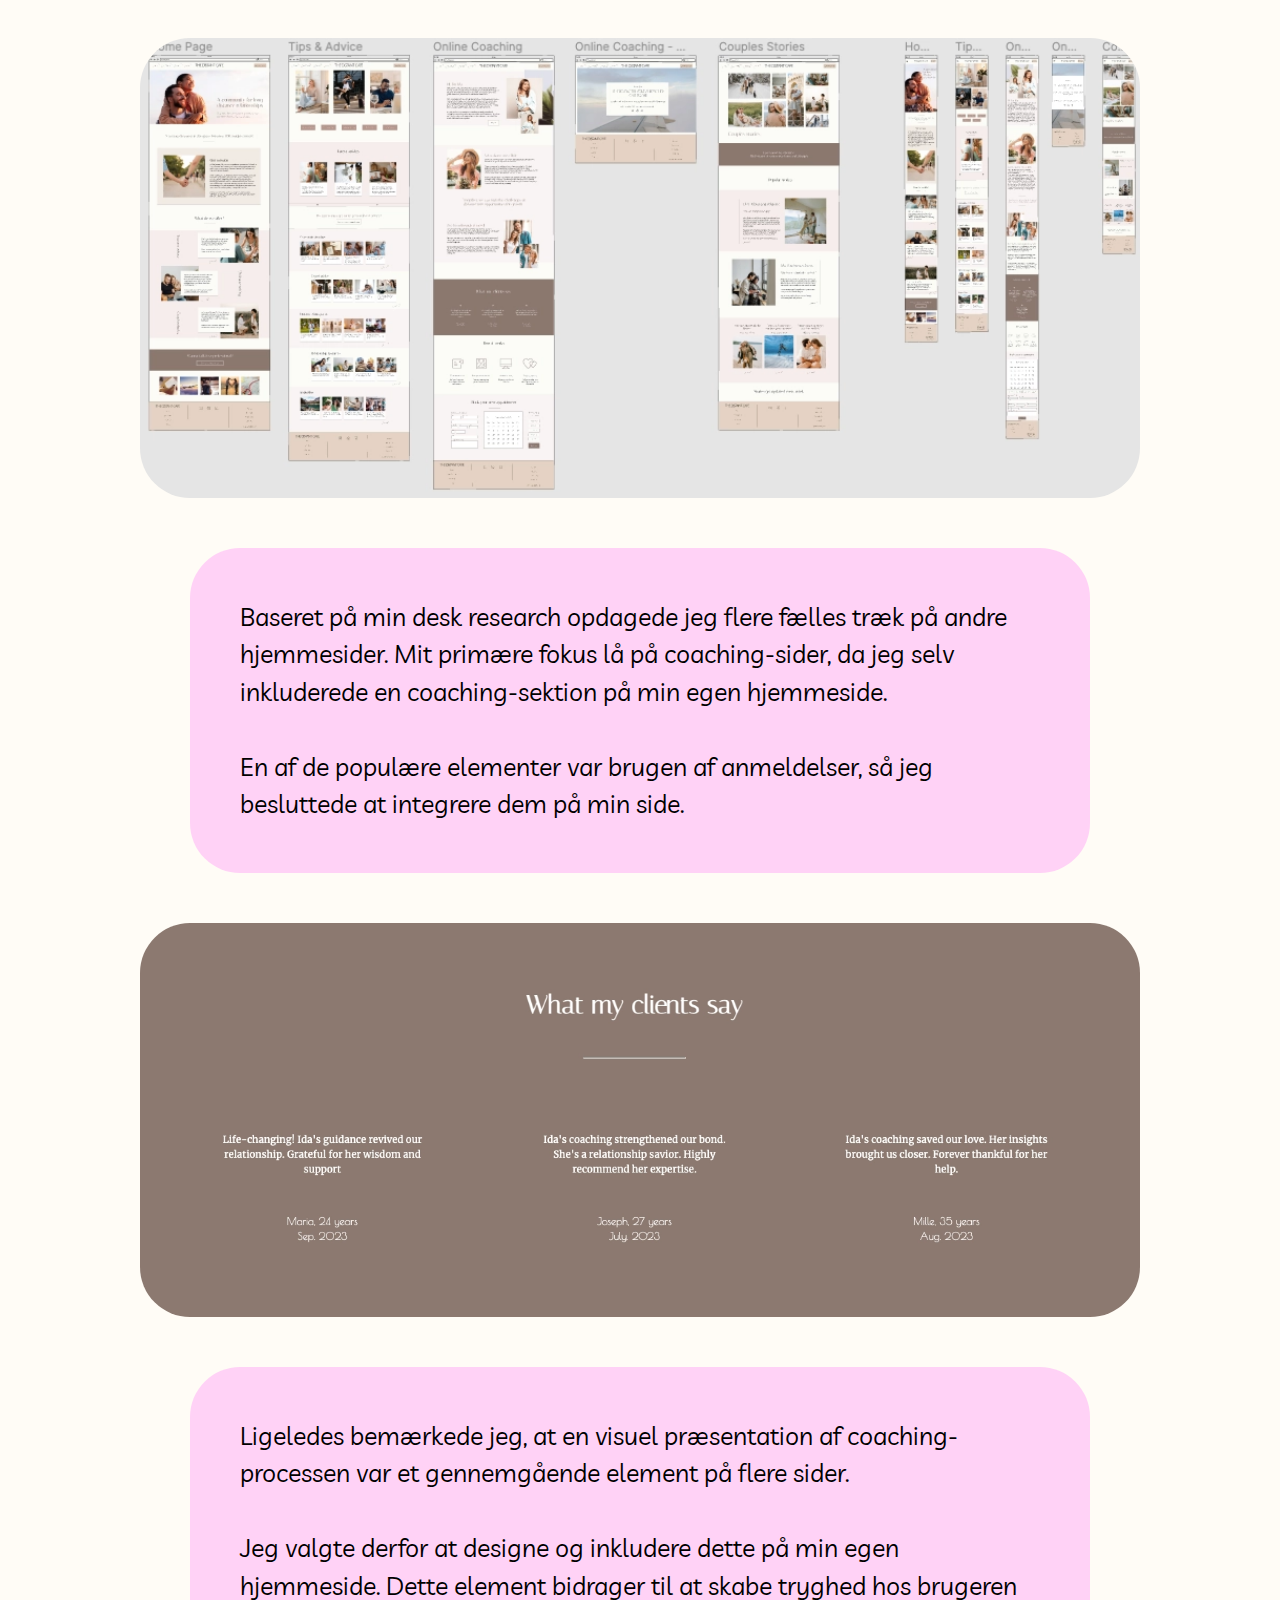
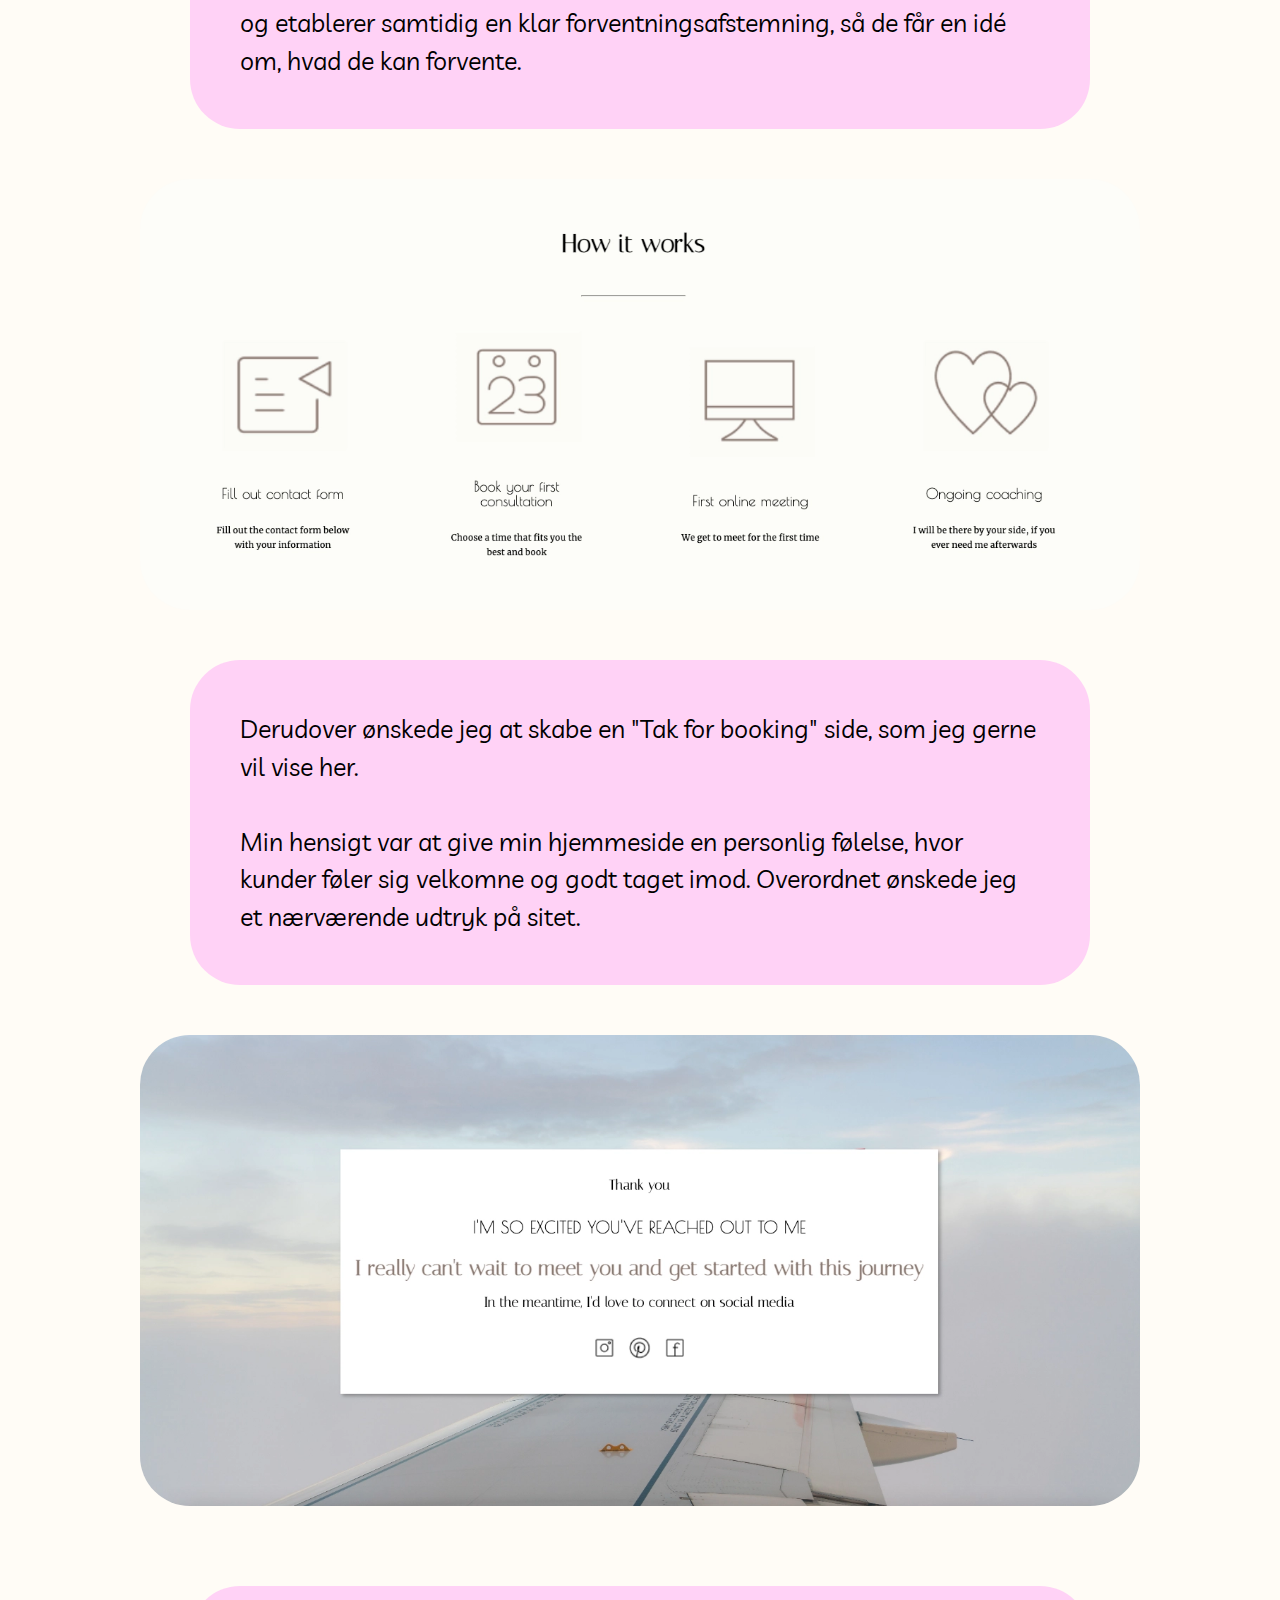
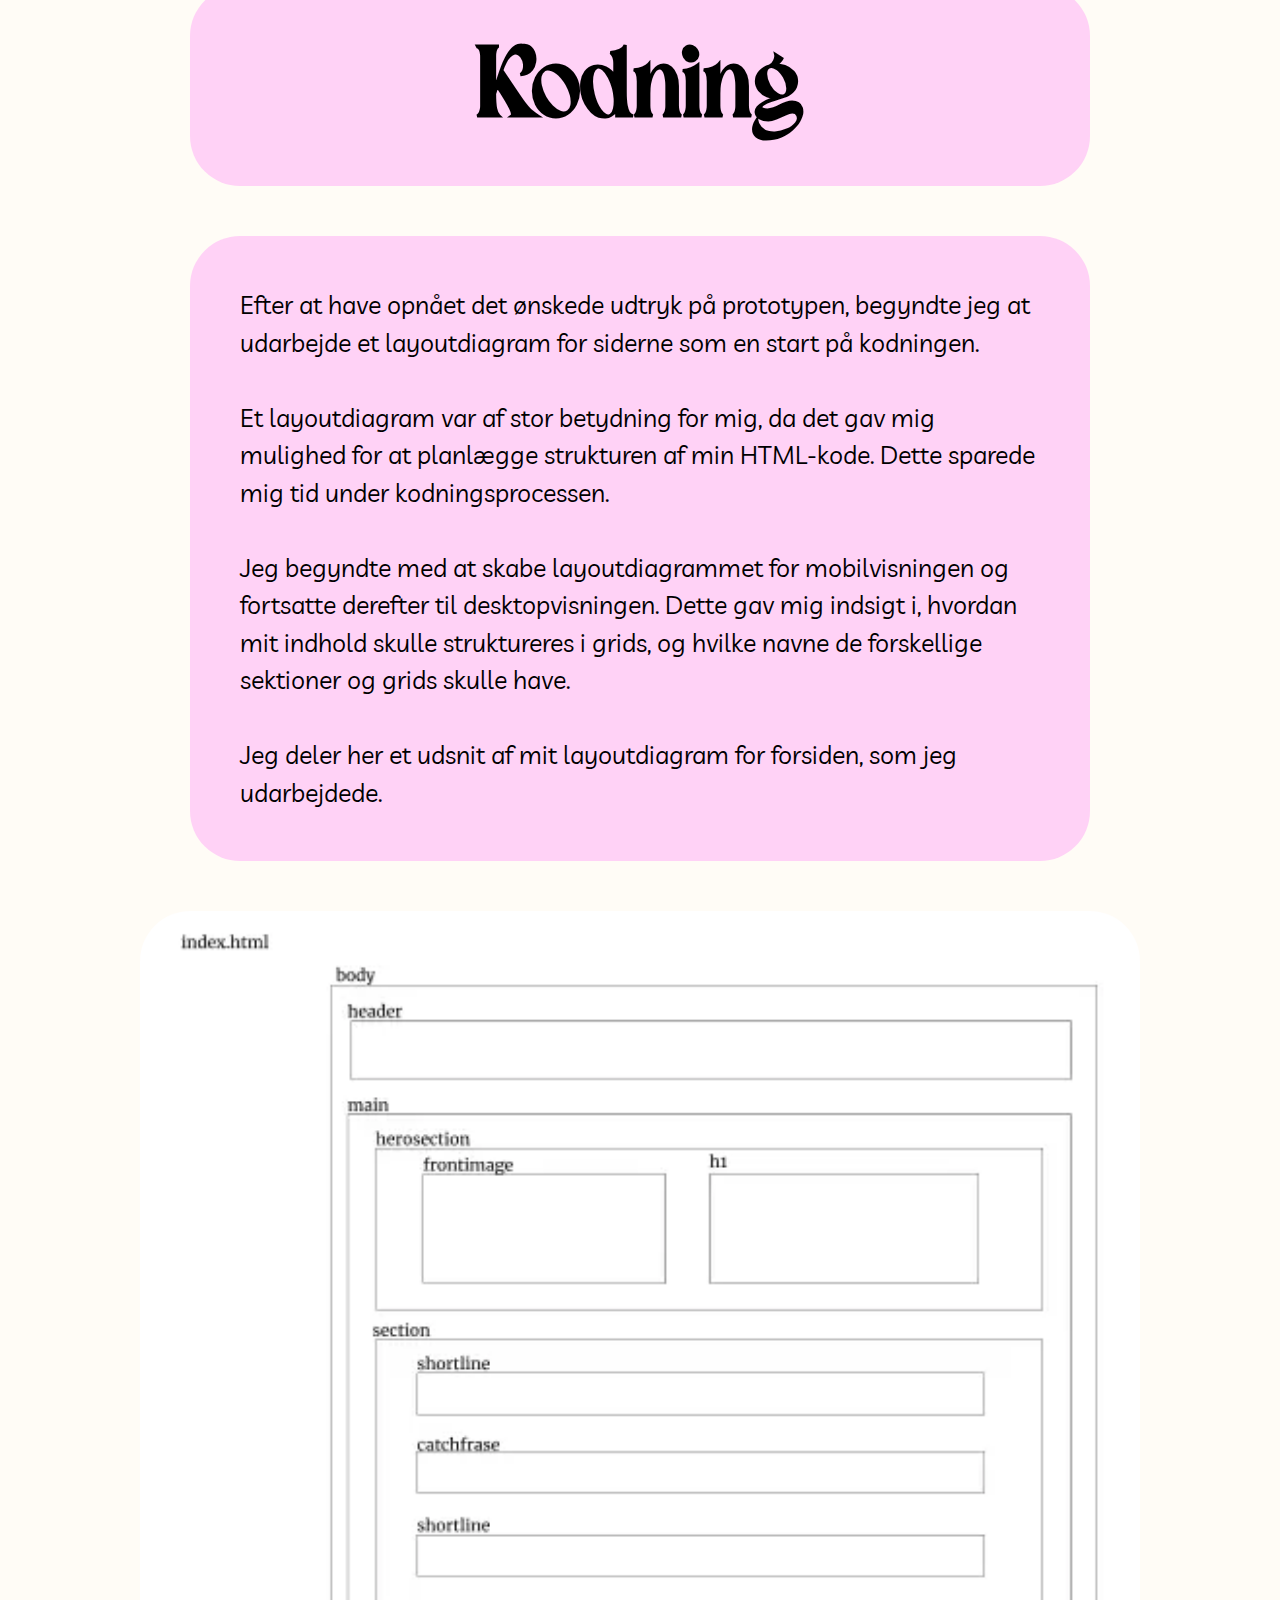
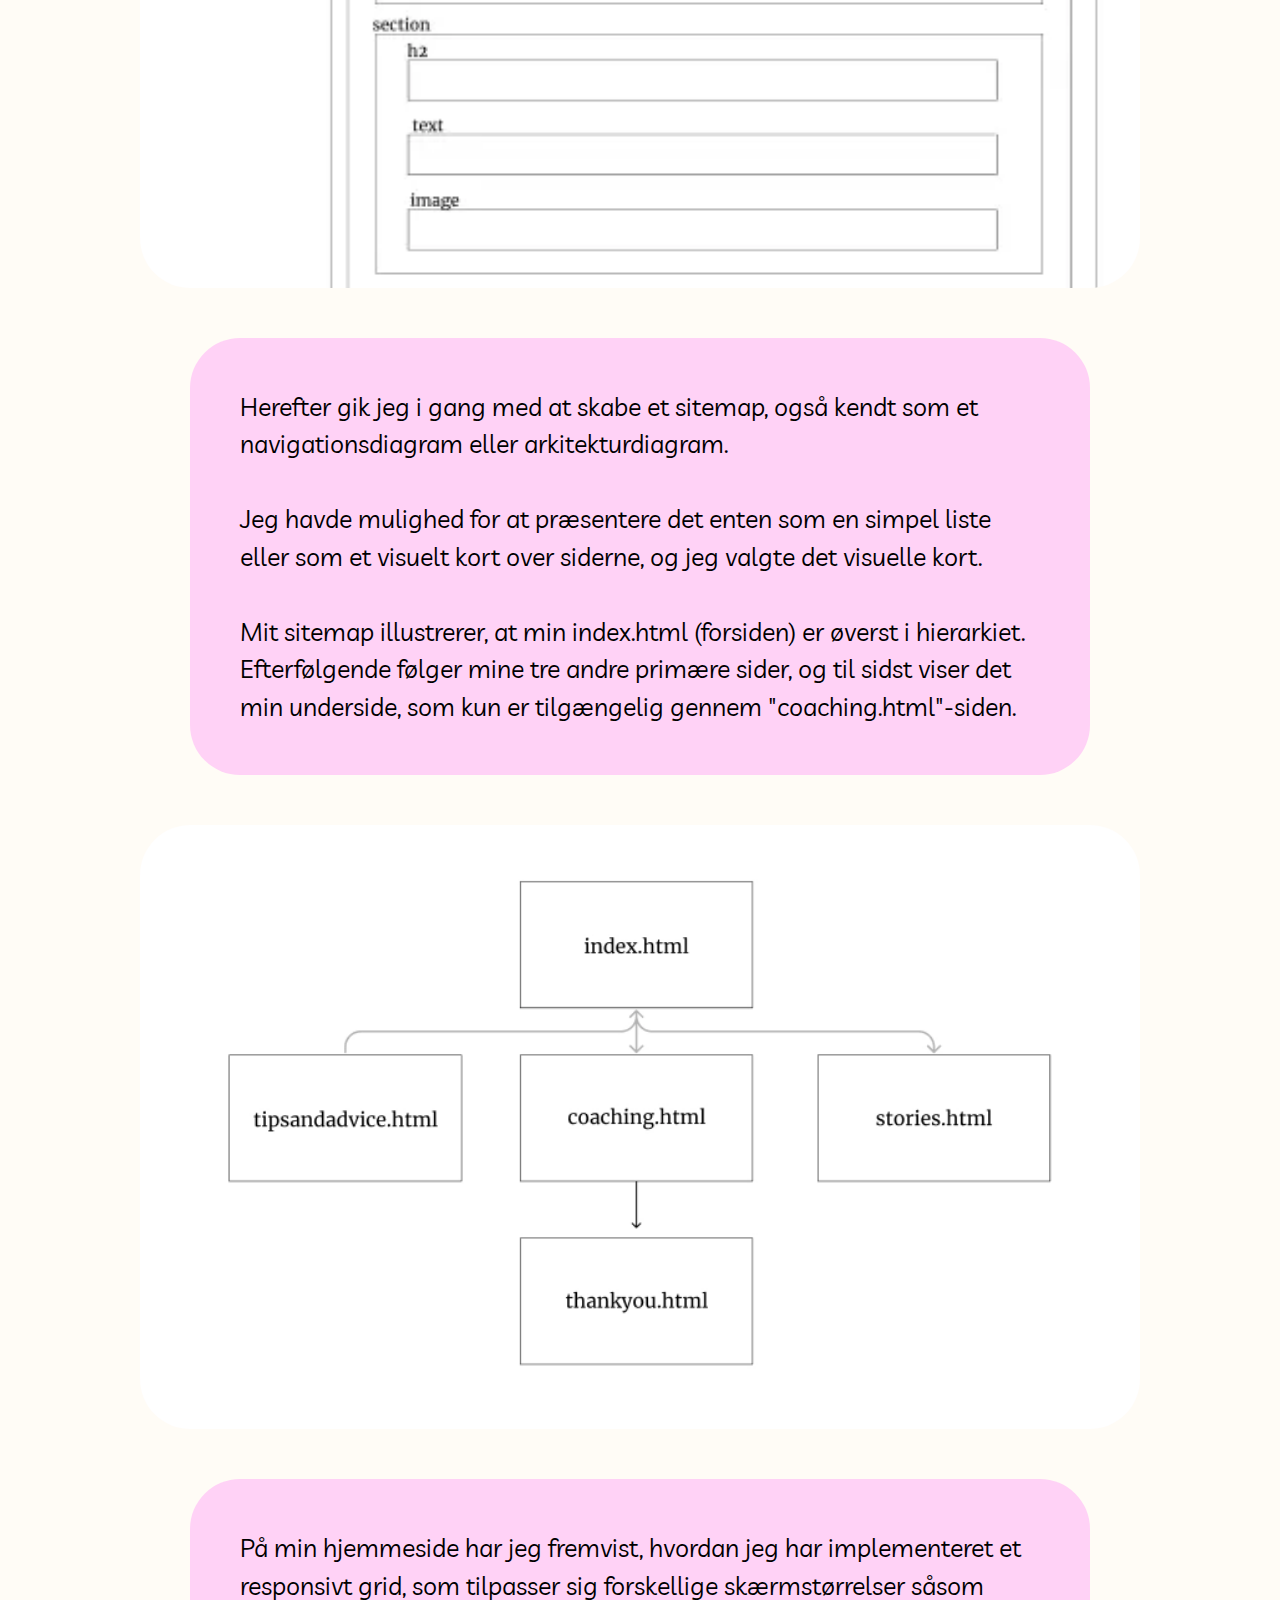
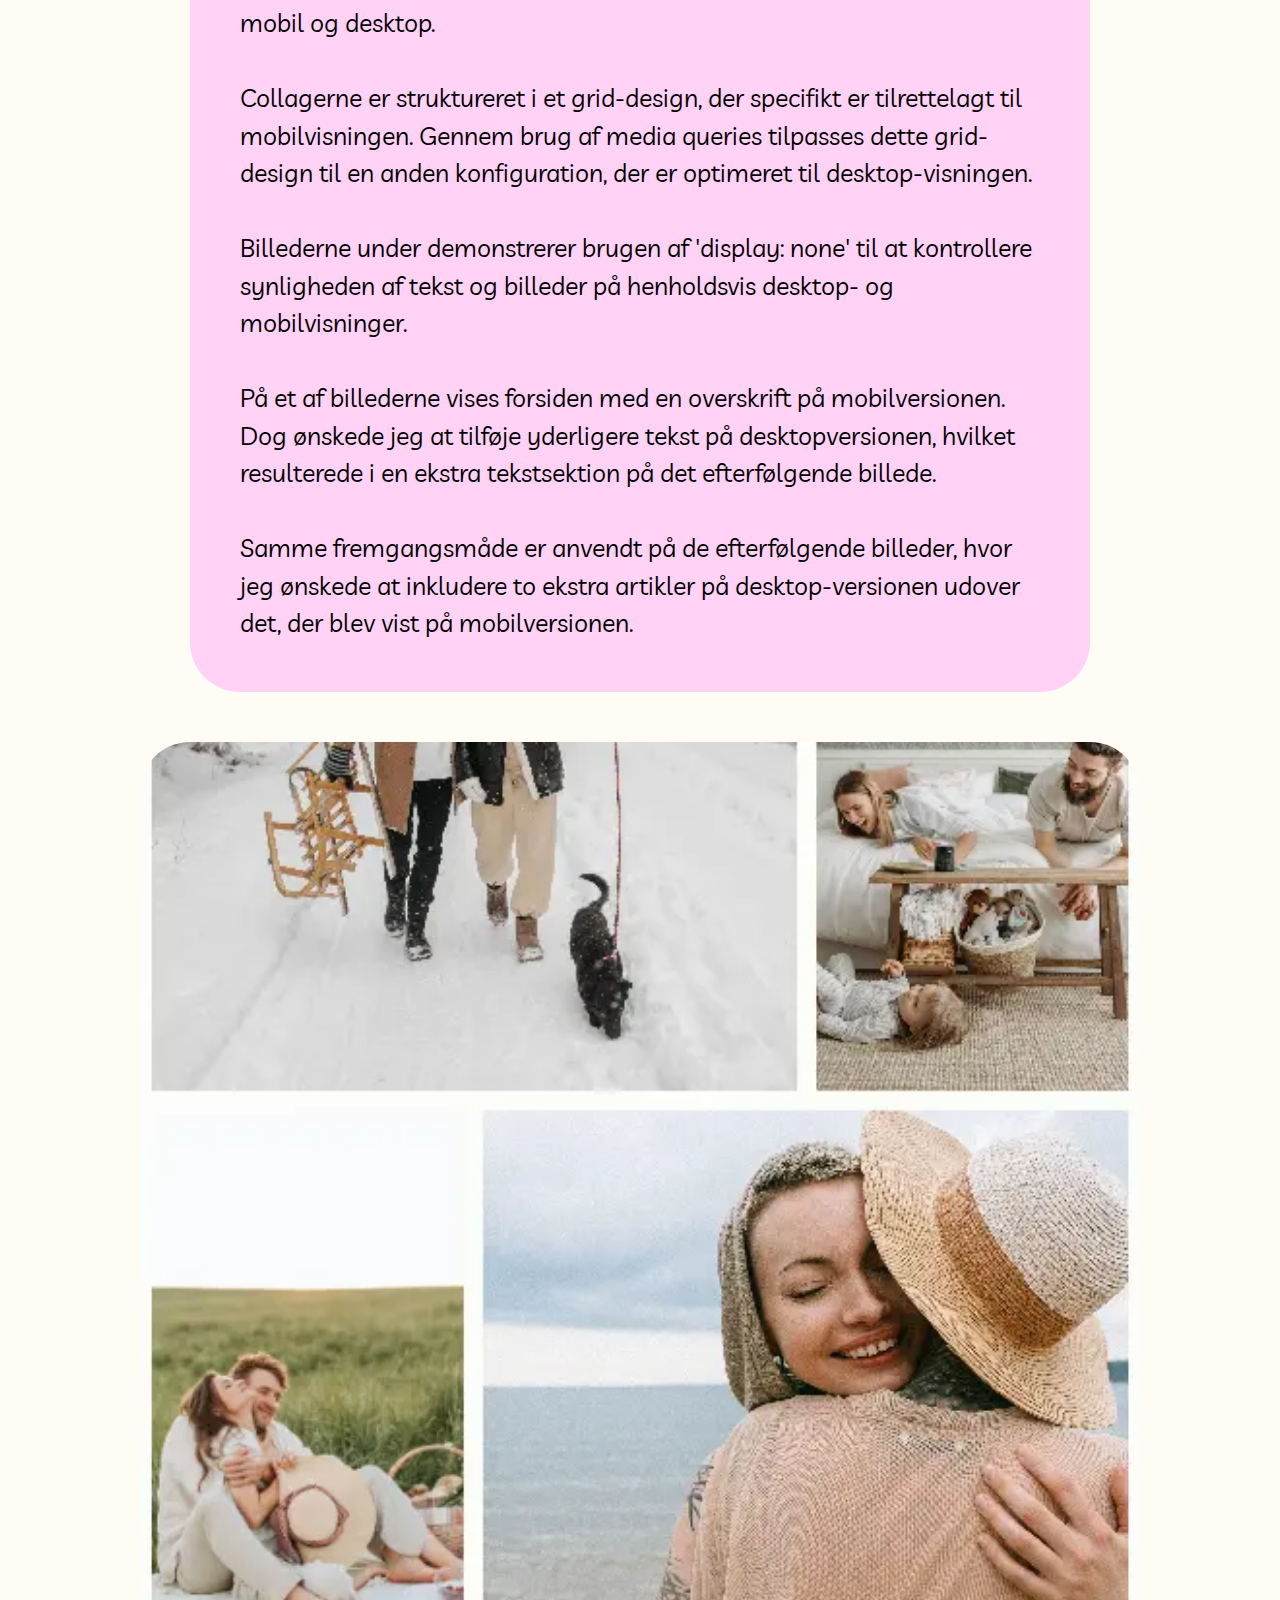
<file: tema3.html>
<!DOCTYPE html>
<html lang="da">

<head>
    <meta charset="UTF-8">
    <meta name="viewport" content="width=device-width, initial-scale=1.0">
    <meta name="robots" content="noindex" />
    <title>Tema 3</title>
    <link rel="stylesheet" href="style.css">
    <link rel="stylesheet" href="layout.css">
    <link href="https://fonts.googleapis.com/css2?family=Livvic&display=swap" rel="stylesheet">
    <link rel="apple-touch-icon" sizes="180x180" href="favicon/apple-touch-icon.png">
    <link rel="icon" type="image/png" sizes="32x32" href="favicon/favicon-32x32.png">
    <link rel="icon" type="image/png" sizes="16x16" href="favicon/favicon-16x16.png">
    <link rel="manifest" href="favicon/site.webmanifest">
</head>

<body>
    <header>
        <nav class="navbar">
            <a href="#" class="toggle-button">
                <span class="bar"></span>
                <span class="bar"></span>
                <span class="bar"></span>
            </a>
            <div class="navbar-links">
                <ul>
                    <li><a href="index.html">Forside</a></li>
                    <li><a href="portfolio.html">Portfolio</a></li>
                    <li><a href="ommig.html">Om mig</a></li>
                </ul>
            </div>
        </nav>
    </header>

    <main>
        <section class="tema3top">
            <div class="tema3tekst">
                <h1>Tema 3</h1>
                <p>Grundlæggende UX/UI<br><br>"The Distant Cafe</p>
                <a href="https://idaemilierichter.dk/kea/03_ux/01_kodet_site/index.html">Gå til
                    hjemmesiden</a>
            </div>
            <div class="tema3billede">
                <img src="img/t3toppage.webp" alt="Tema 3 billede">
            </div>
        </section>

        <section class="t3research">
            <div class="t3header">
                <h2>Research og design</h2>
            </div>
            <div class="t3grid1">
                <div class="researchtekst1">
                    <p>
                        I Tema 3 fik jeg indsigt i at designe og udvikle min egen hjemmeside fra bunden. Jeg valgte at
                        fokusere på et emne, jeg personligt kunne relatere til, og derfor besluttede jeg at skabe en
                        hjemmeside til folk i langdistanceforhold, da jeg selv er i et sådant forhold. <br><br>

                        Jeg gennemførte en grundig desk research for at samle viden og indsigter fra onlinekilder til
                        brug i min designproces - resultaterne af dette præsenteres senere. <br><br>

                        Efterfølgende udarbejdede jeg et moodboard for at kommunikere min idé æstetisk og etablere tonen
                        for min side.
                    </p>
                </div>
                <div class="t3moodboard">
                    <img src="img/t3moodboard.webp" alt="Moodboard til hjemmesiden">
                </div>
            </div>
            <div class="t3grid2">
                <div class="researchtekst2">
                    <p>Næste trin i processen involverede udarbejdelsen af et storyboard, som har til formål at fortælle
                        en historie, som en potentiel bruger kan gennemgå. Jeg valgte at fokusere på et
                        problem, som en typisk bruger kunne stå overfor, og hvordan min hjemmeside kunne være til hjælp.
                        Jeg formidlede historien ved at lade mig inspirere af Freytags pyramide.<br><br>

                        Efterfølgende udarbejdede jeg "The Four-Step Sketch", hvor jeg præsenterede min solution sketch
                        Du
                        kan se min solution sketch her. <br> <br>

                        Dette skridt udgjorde det første trin mod udviklingen af wireframes, som til sidst resulterede i
                        det endelige billede, som vist på det sidste billede.
                    </p>
                </div>
                <div class="t3storyboard">
                    <img src="img/t3storyboard.webp" alt="Storyboard til hjemmesiden">
                </div>
                <div class="t3solution">
                    <img src="img/t3solution.webp" alt="Solution sketch til hjemmesiden">
                </div>
            </div>
            <div class="t3wireframe">
                <img src="img/t3wireframe.webp" alt="Wireframe til hjemmesiden">
            </div>
            <div class="t3grid3">
                <div class="researchtekst3">
                    <p>Efter at have færdiggjort wireframen i Figma - en skabelon for websitets struktur - fortsatte jeg
                        med at udarbejde mit style tile. Style tilet, som kan ses her, blev grundlaget for mine visuelle
                        designregler til hjemmesiden. <br><br>

                        Herefter påbegyndte jeg udviklingen af prototypen, hvor jeg inkluderede copy, microcopy og alt
                        det øvrige indhold. <br><br>

                        Jeg lagde særlig vægt på anvendelsen af whitespace og principperne om nærhed for at skabe en
                        følelse af ro og overskuelighed på siden.
                    </p>
                </div>
                <div class="t3styletile">
                    <img src="img/t3styletyle.webp" alt="Style tile til hjemmesiden">
                </div>
            </div>
            <div class="t3prototype">
                <img src="img/t3prototype.webp" alt="Prototype til hjemmesiden">
            </div>
            <div class="t3grid4">
                <div class="reviewtekst">
                    <p>
                        Baseret på min desk research opdagede jeg flere fælles træk på andre hjemmesider. Mit primære
                        fokus lå på coaching-sider, da jeg selv inkluderede en coaching-sektion på min egen hjemmeside.
                        <br><br>

                        En af de populære elementer var brugen af anmeldelser, så jeg besluttede at integrere dem på min
                        side.
                    </p>
                </div>
                <div class="t3review">
                    <img src="img/t3review.webp" alt="Reviews fra hjemmesiden">
                </div>
            </div>
            <div class="t3grid5">
                <div class="processtekst">
                    <p>Ligeledes bemærkede jeg, at en visuel præsentation af coaching-processen var et gennemgående
                        element på flere sider. <br><br> Jeg valgte derfor at designe og inkludere dette på min egen
                        hjemmeside. Dette element bidrager til at skabe tryghed hos brugeren og etablerer samtidig en
                        klar forventningsafstemning, så de får en idé om, hvad de kan forvente.
                    </p>
                </div>
                <div class="t3process">
                    <img src="img/t3proces.webp" alt="Proces fra hjemmesiden">
                </div>
            </div>
            <div class="t3grid6">
                <div class="takside">
                    <p>Derudover ønskede jeg at skabe en "Tak for booking" side, som jeg gerne vil vise her. <br><br>
                        Min hensigt var at give min hjemmeside en personlig følelse, hvor kunder føler sig velkomne og
                        godt taget imod. Overordnet ønskede jeg et nærværende udtryk på sitet.
                    </p>
                </div>
                <div class="t3takside">
                    <img src="img/t3thankyou.webp" alt="Tak side fra hjemmesiden">
                </div>
            </div>
        </section>

        <section class="t3kodning">
            <div class="t3header">
                <h2>Kodning</h2>
            </div>
            <div class="t3grid7">
                <div class="kodetekst1">
                    <p>
                        Efter at have opnået det ønskede udtryk på prototypen, begyndte jeg at udarbejde et
                        layoutdiagram for siderne som en start på kodningen. <br><br>

                        Et layoutdiagram var af stor betydning for mig, da det gav mig mulighed for at planlægge
                        strukturen af min HTML-kode. Dette sparede mig tid under kodningsprocessen. <br><br>

                        Jeg begyndte med at skabe layoutdiagrammet for mobilvisningen og fortsatte derefter til
                        desktopvisningen. Dette gav mig indsigt i, hvordan mit indhold skulle struktureres i grids, og
                        hvilke navne de forskellige sektioner og grids skulle have. <br><br>

                        Jeg deler her et udsnit af mit layoutdiagram for forsiden, som jeg udarbejdede.
                    </p>
                </div>
                <div class="t3layoutdiagram">
                    <img src="img/t3layoutdiagram.webp" alt="Layoutdiagram til hjemmesiden">
                </div>
            </div>
            <div class="t3grid8">
                <div class="kodetekst2">
                    <p>
                        Herefter gik jeg i gang med at skabe et sitemap, også kendt som et navigationsdiagram eller
                        arkitekturdiagram. <br><br>

                        Jeg havde mulighed for at præsentere det enten som en simpel liste eller som et visuelt kort
                        over siderne, og jeg valgte det visuelle kort. <br><br>

                        Mit sitemap illustrerer, at min index.html (forsiden) er øverst i hierarkiet. Efterfølgende
                        følger mine tre andre primære sider, og til sidst viser det min underside, som kun er
                        tilgængelig gennem "coaching.html"-siden.
                    </p>
                </div>
                <div class="t3sitemap">
                    <img src="img/t3sitemap.webp" alt="Sitemap til hjemmesiden">
                </div>
            </div>
            <div class="t3grid9">
                <div class="kodetekst3">
                    <p>På min hjemmeside har jeg fremvist, hvordan jeg har implementeret et responsivt grid, som
                        tilpasser sig forskellige skærmstørrelser såsom mobil og desktop. <br><br>

                        Collagerne er struktureret i et grid-design, der specifikt er tilrettelagt til mobilvisningen.
                        Gennem brug af media queries tilpasses dette grid-design til en anden konfiguration, der er
                        optimeret til desktop-visningen. <br><br>

                        Billederne under demonstrerer brugen af 'display: none' til at kontrollere synligheden af tekst
                        og billeder på henholdsvis desktop- og mobilvisninger. <br><br>

                        På et af billederne vises forsiden med en overskrift på mobilversionen. Dog ønskede jeg at
                        tilføje yderligere tekst på desktopversionen, hvilket resulterede i en ekstra tekstsektion på
                        det efterfølgende billede. <br><br>

                        Samme fremgangsmåde er anvendt på de efterfølgende billeder, hvor jeg ønskede at inkludere to
                        ekstra artikler på desktop-versionen udover det, der blev vist på mobilversionen.
                    </p>
                </div>
                <div class="t3grid4billeder">
                    <div class="t3grid4billeder1">
                        <div class="t3gridbillede1">
                            <img src="img/t3gridmobile.webp" alt="Grid fra hjemmesiden">
                        </div>
                        <div class="t3gridbillede2">
                            <img src="img/t3gridweb.webp" alt="Grid fra hjemmesiden">
                        </div>
                    </div>
                    <div class="t3grid4billeder1">
                        <div class="t3gridbillede3">
                            <img src="img/t3flexmobil.webp" alt="Flex fra hjemmesiden">
                        </div>
                        <div class="t3grid4billede4">
                            <img src="img/t3flexweb.webp" alt="Flex fra hjemmesiden">
                        </div>
                    </div>
                </div>
            </div>
            <div class="t2hiddengrid1">
                <div class="hidden1">
                    <img src="img/t3hidden4.webp" alt="Hidden kode mobil">
                </div>
                <div class="hidden2">
                    <img src="img/t3hidden3.webp" alt="Hidden kode desktop">
                </div>
            </div>
            <div class="t2hiddengrid2">
                <div class="hidden3">
                    <img src="img/t3hidden2.webp" alt="Hidden kode mobil">
                </div>
                <div class="hidden4">
                    <img src="img/t3hidden1.webp" alt="Hidden kode desktop">
                </div>
            </div>

        </section>

        <section class="t3test">
            <div class="t3header">
                <h2>Test</h2>
            </div>
            <div class="t3testgrid">
                <div class="t3testgrid1">
                    <div class="testtekst1">
                        <p>Efter at have færdiggjort siden, gennemførte jeg en test af hjemmesiden. <br><br>

                            Jeg anvendte en Google Lighthouse-test, der tilbød værdifulde indsigter i, hvordan jeg kunne
                            optimere mit site. <br><br>

                            Generelt opnåede jeg et acceptabelt resultat, men der var plads til forbedring inden for
                            performance. Under testen identificerede jeg primært billederne som en væsentlig faktor, der
                            optog mere plads end nødvendigt. Dette skyldtes, at jeg ikke havde konverteret billederne
                            til det mere pladsbesparende WebP-format og heller ikke havde komprimeret dem til mindre
                            størrelser. <br><br>

                            Derudover gennemførte jeg en "tænke-højt" test med en klassekammerat, hvilket gav mig
                            betydningsfulde indsigter i, hvad der fungerede godt på hjemmesiden, samt identificerede
                            områder, der kunne forbedres.
                        </p>
                    </div>
                </div>
                <div class="t3testgrid2">
                    <div class="t3lighthouse">
                        <img src="img/t3lighthouse.webp" alt="Lighthouse test resultater">
                    </div>
                    <div class="testknapper">
                        <a
                            href="https://www.figma.com/file/BCw9JBnXZyIo7DY5MTuDjg/The-Distant-Cafe---Pitch?type=design&node-id=0%3A1&mode=design&t=3i868r28t62m45S1-1">Gå
                            til
                            pitch</a>
                        <a href="https://drive.google.com/drive/folders/1iXg3aGCNUiwfoqm5IRTVRLQGP8Sj2VIy?usp=sharing">Gå
                            til
                            procesdokumentation</a>
                    </div>
                </div>
            </div>
        </section>

        <button onclick="topFunction()" id="scrollToTopBtn" title="Gå til toppen">
            <span class="arrow-up"></span>
        </button>
    </main>

    <footer>
        <div class="footermenu">
            <a href="index.html">Forside</a>
            <a href="portfolio.html">Portfolio</a>
            <a href="ommig.html">Om mig</a>
        </div>
        <div class="somelinks">
            <a href="https://www.instagram.com/_idaemilie_/"> <img src="img/instagram.svg" alt="Instagram"></a>
            <a href="https://twitter.com/_idaemilie"> <img src="img/twitter.svg" alt="Twitter"></a>
            <a href="https://www.pinterest.dk/idaemilierichter/"> <img src="img/pinterest.svg" alt="pinterest"></a>
        </div>
    </footer>

    <script src="script.js"></script>
</body>

</html>
</file>
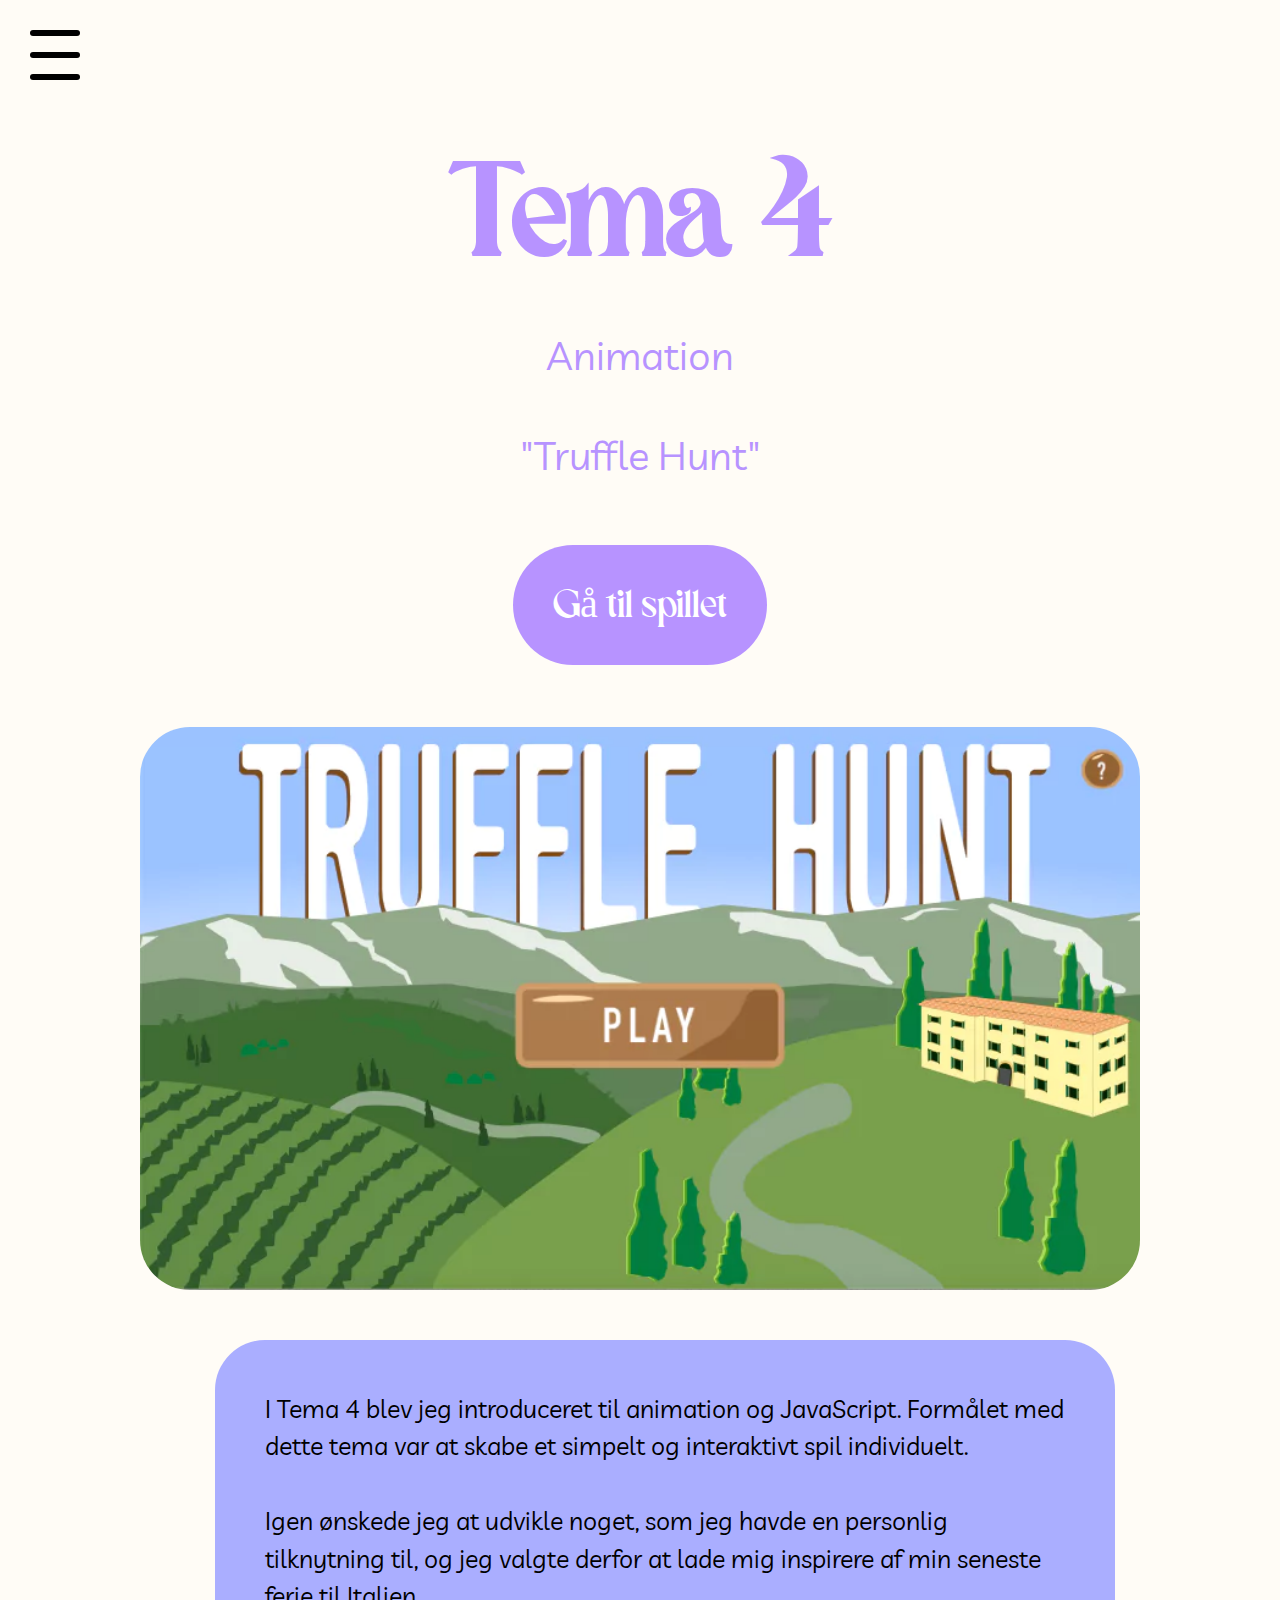
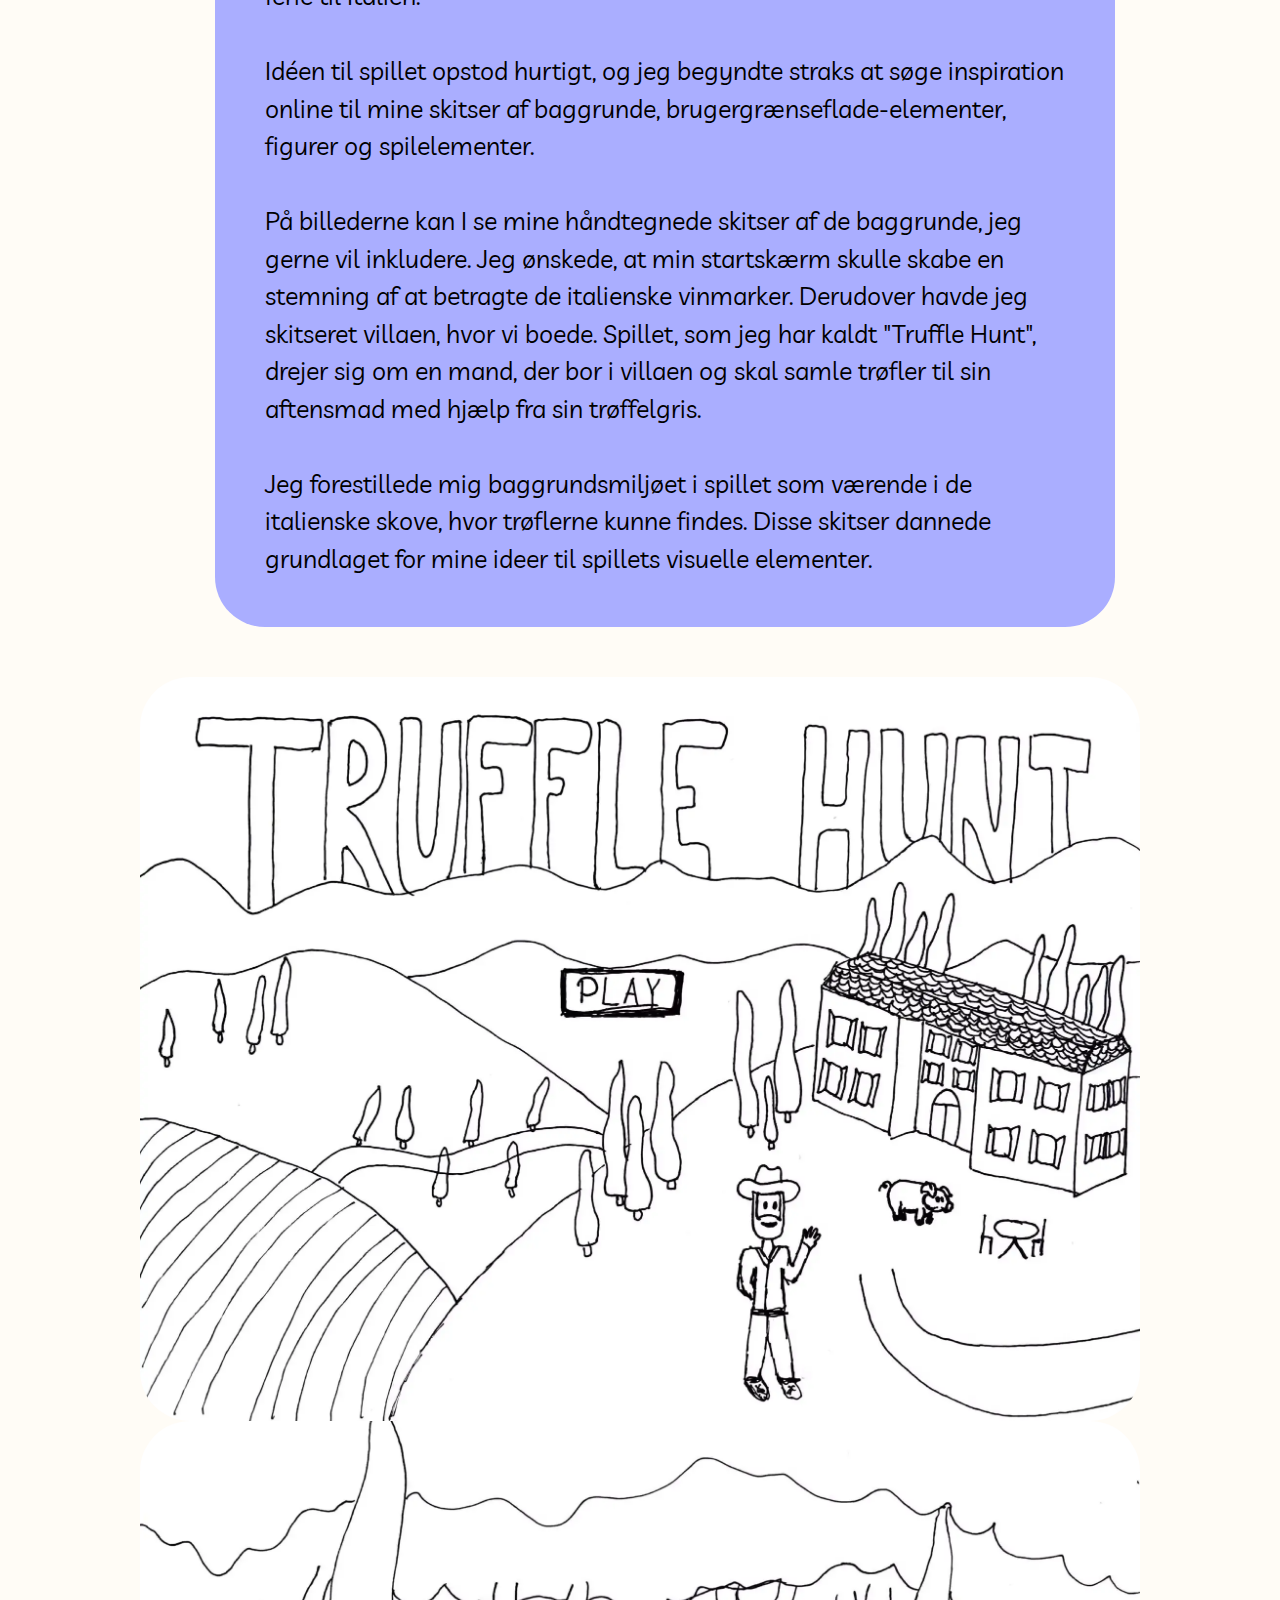
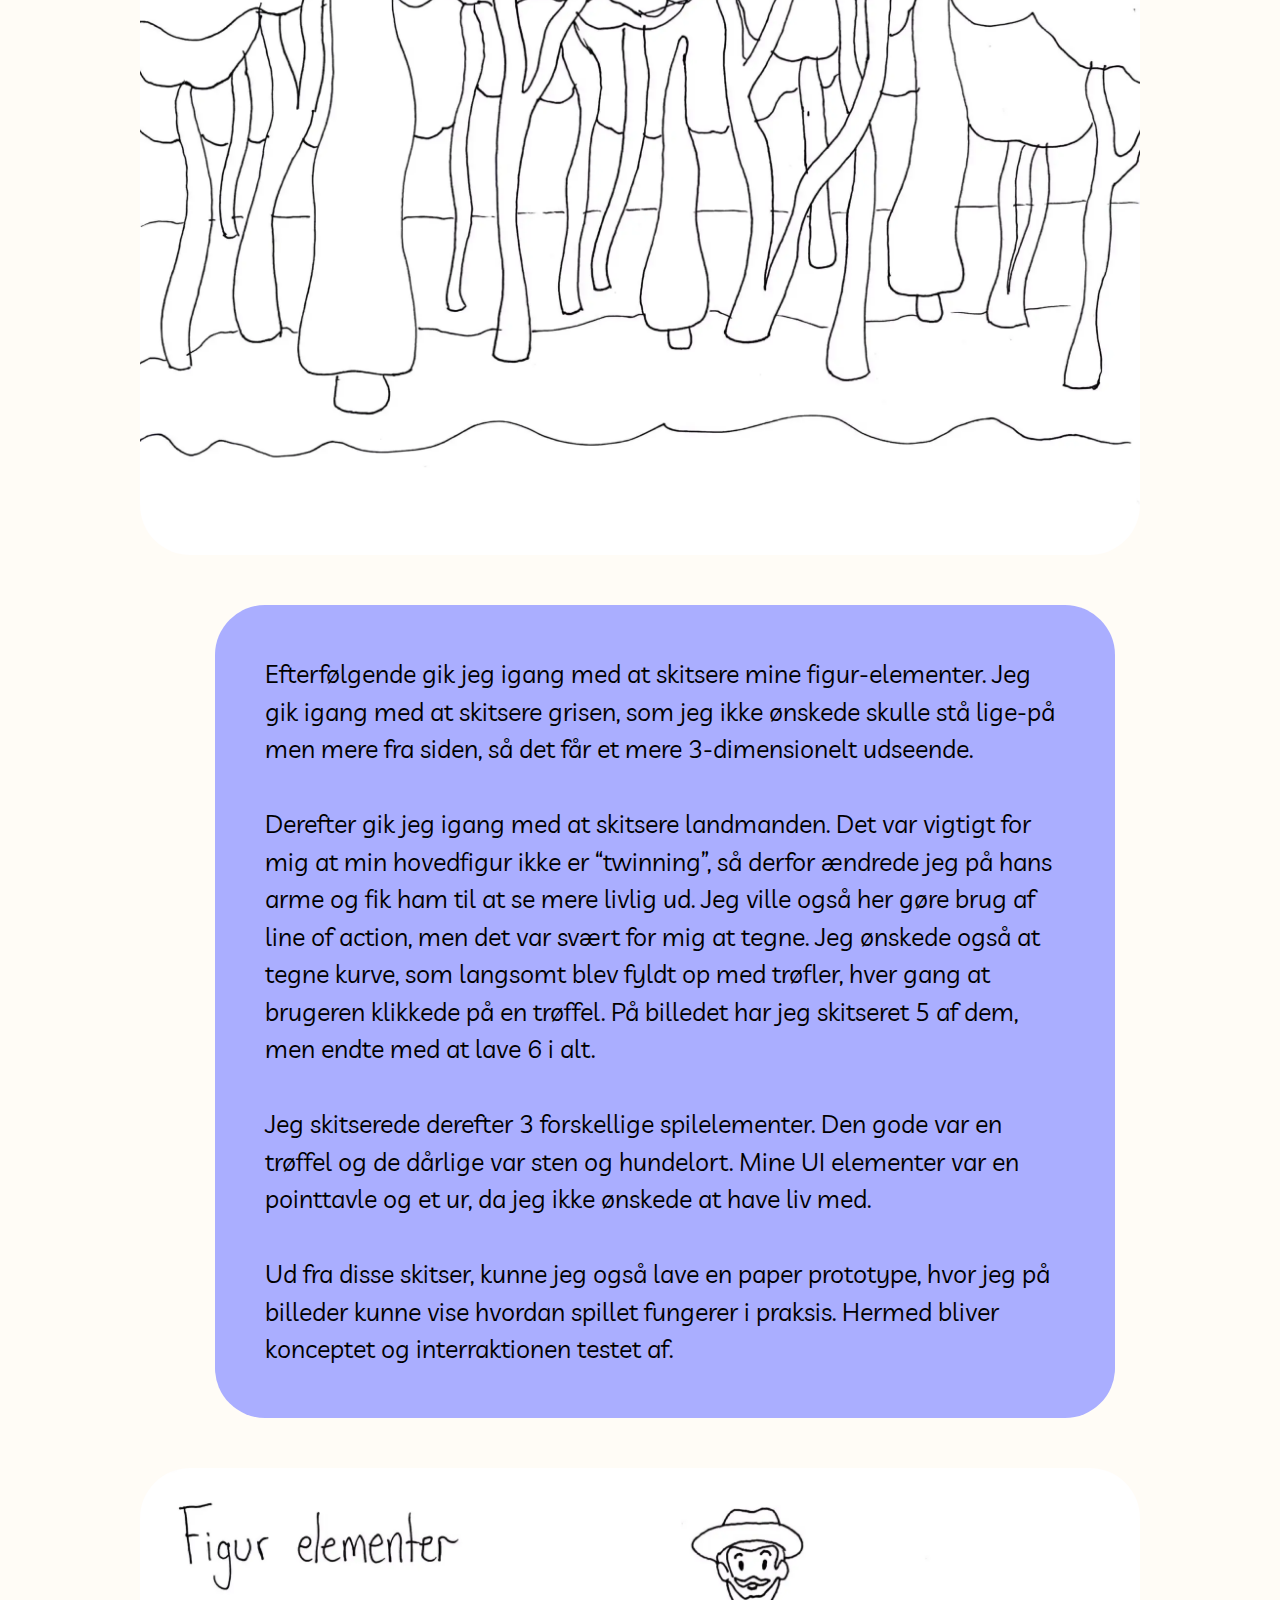
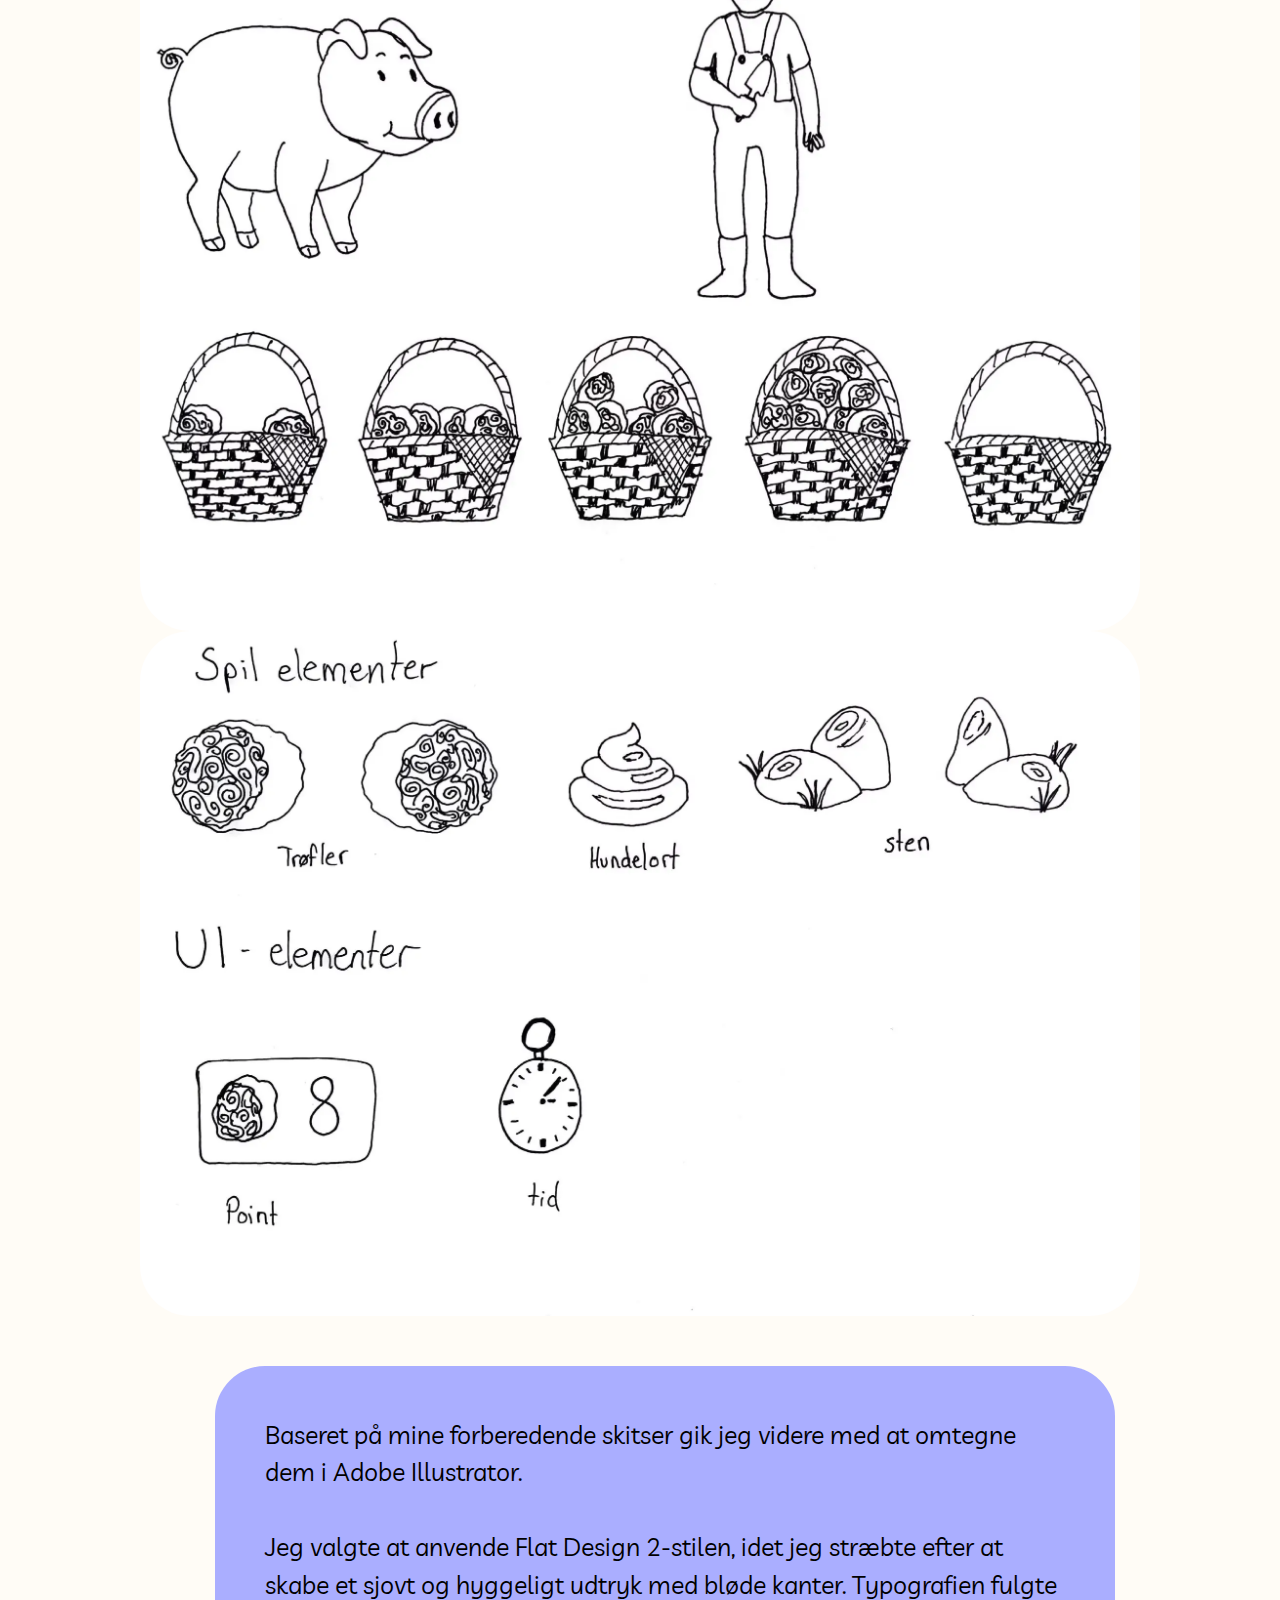
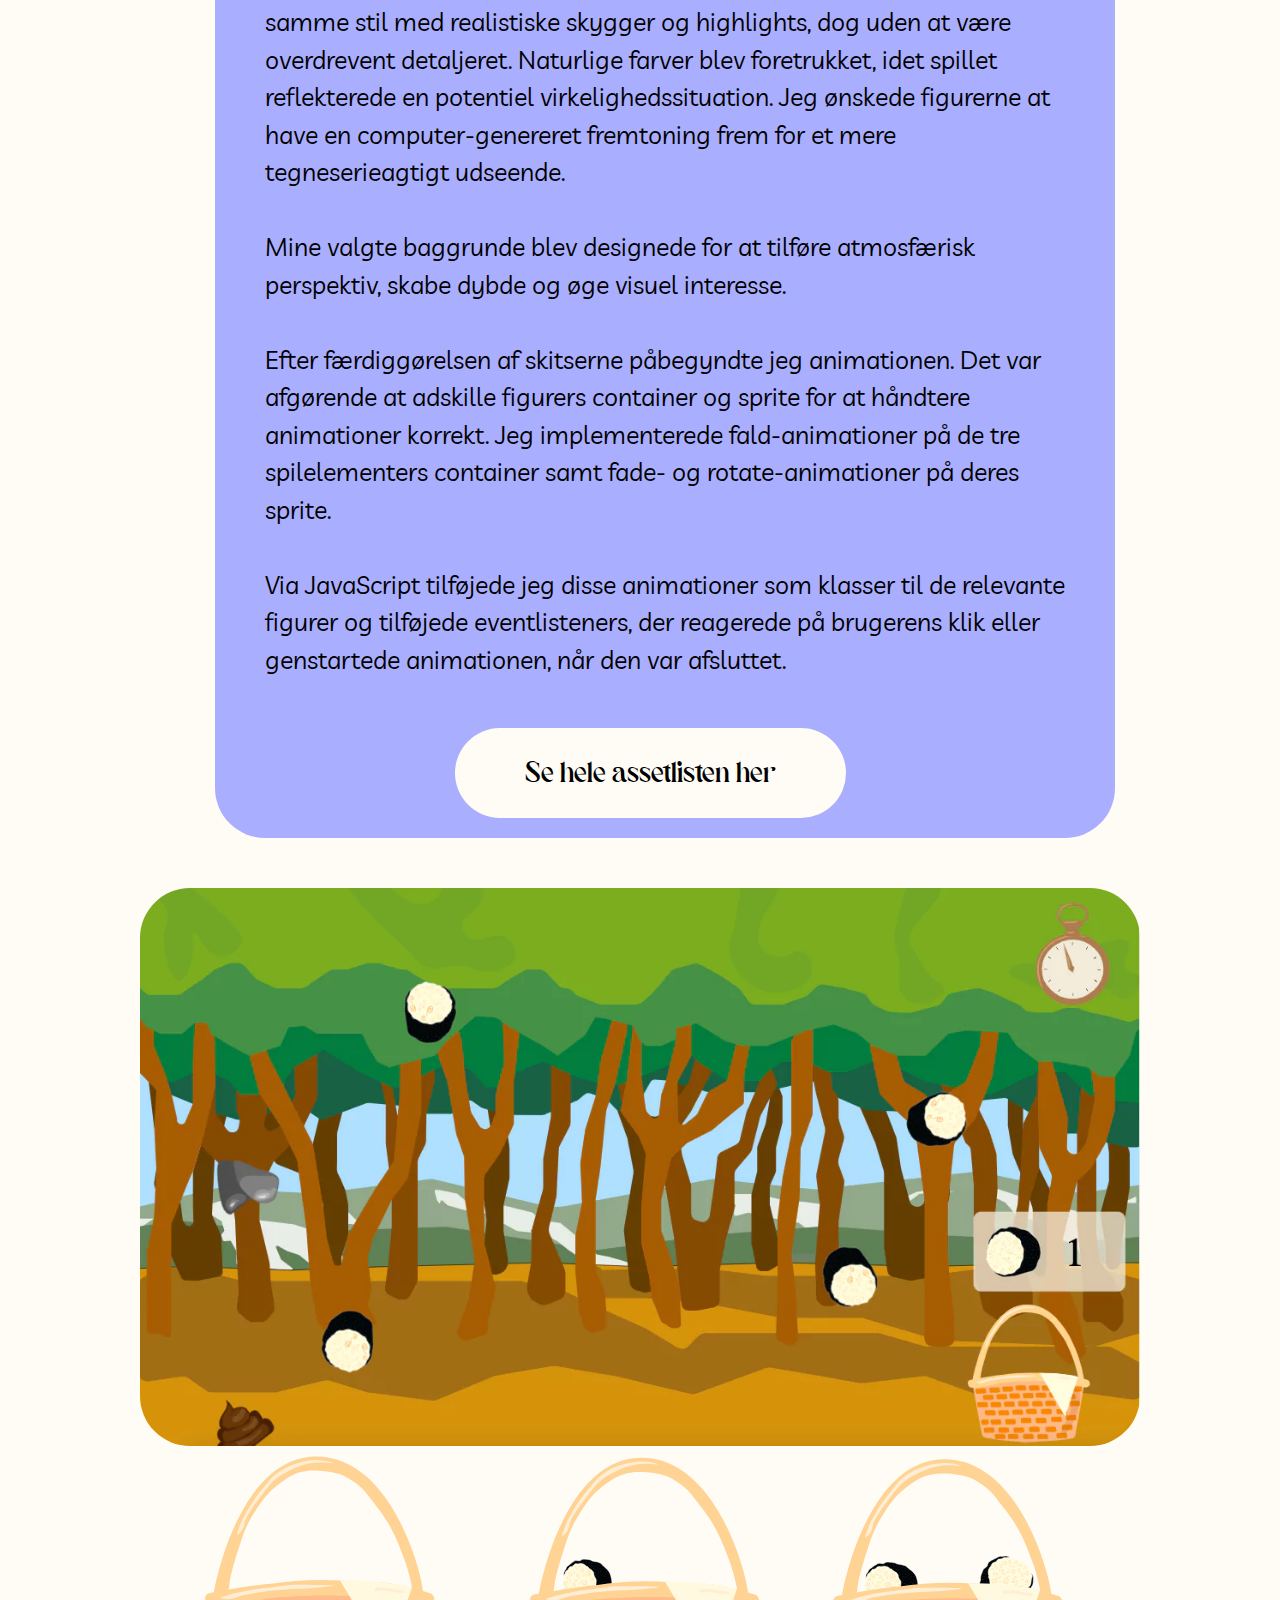
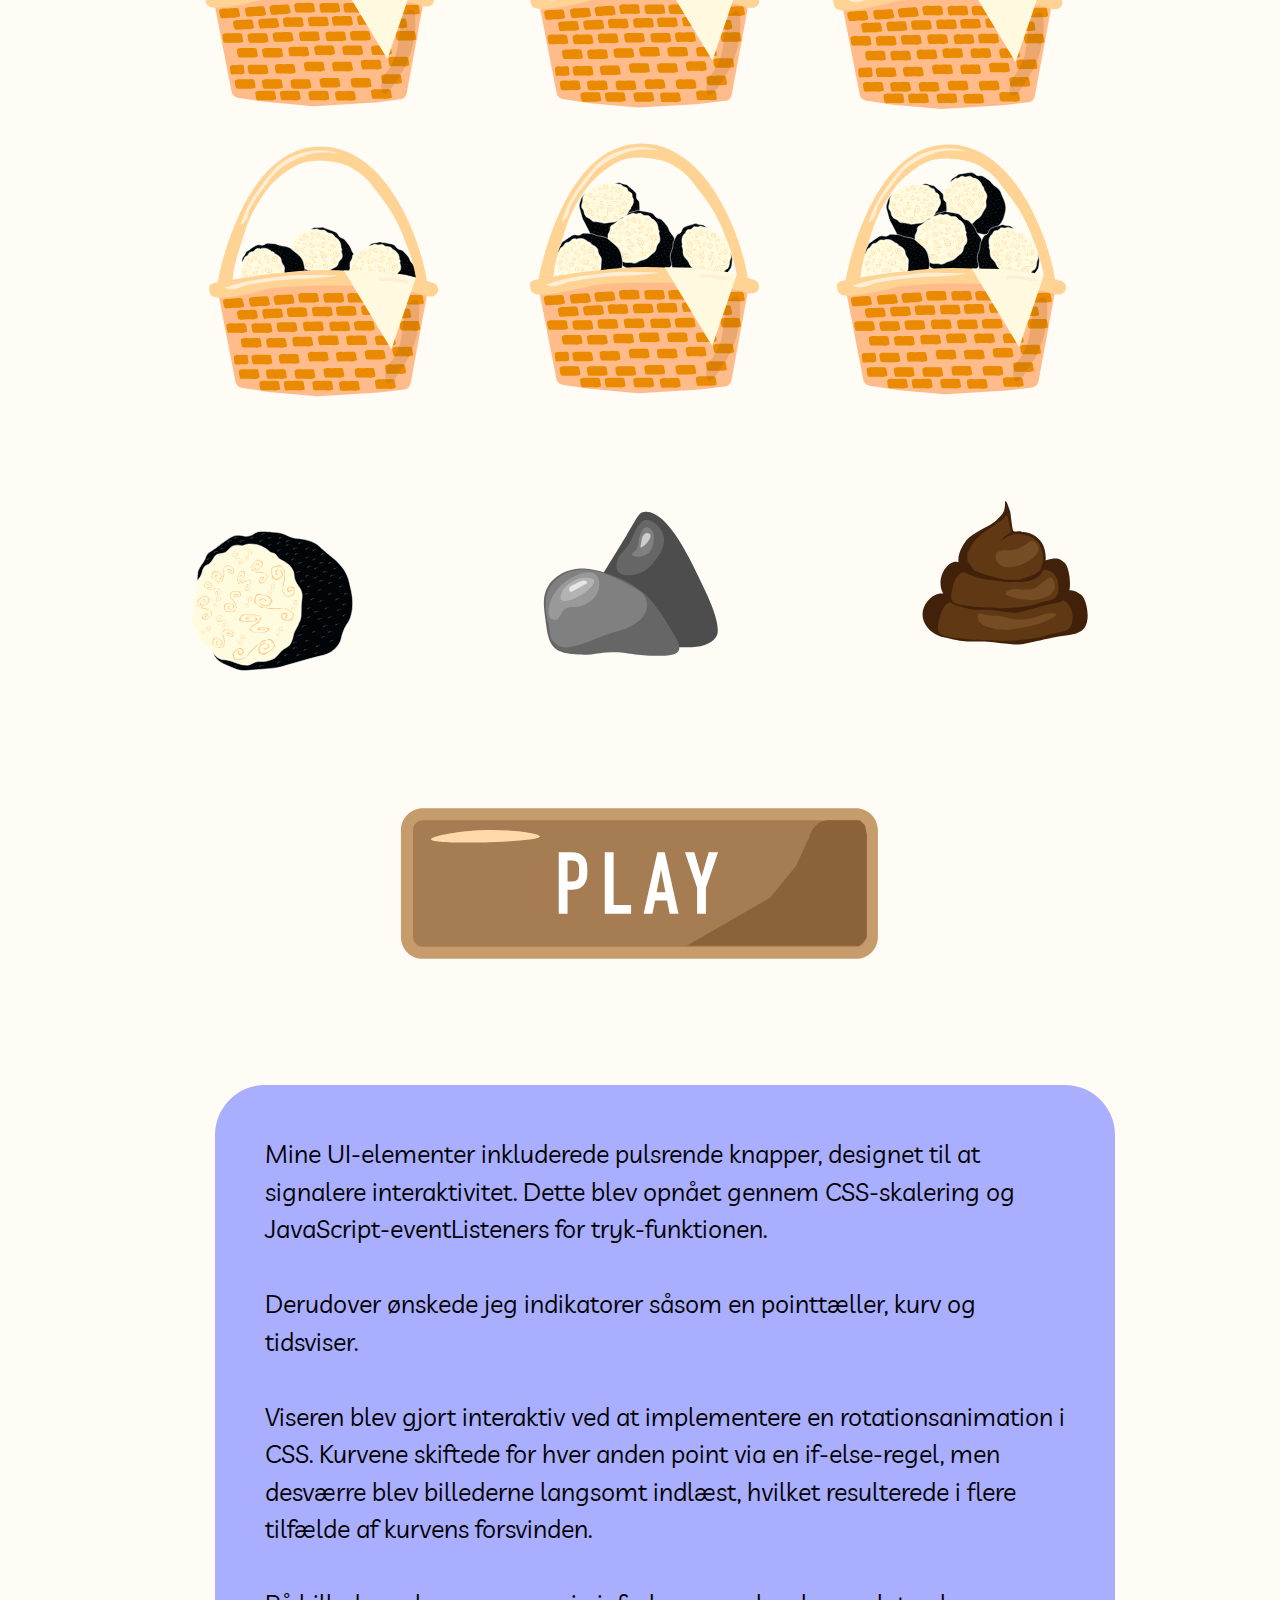
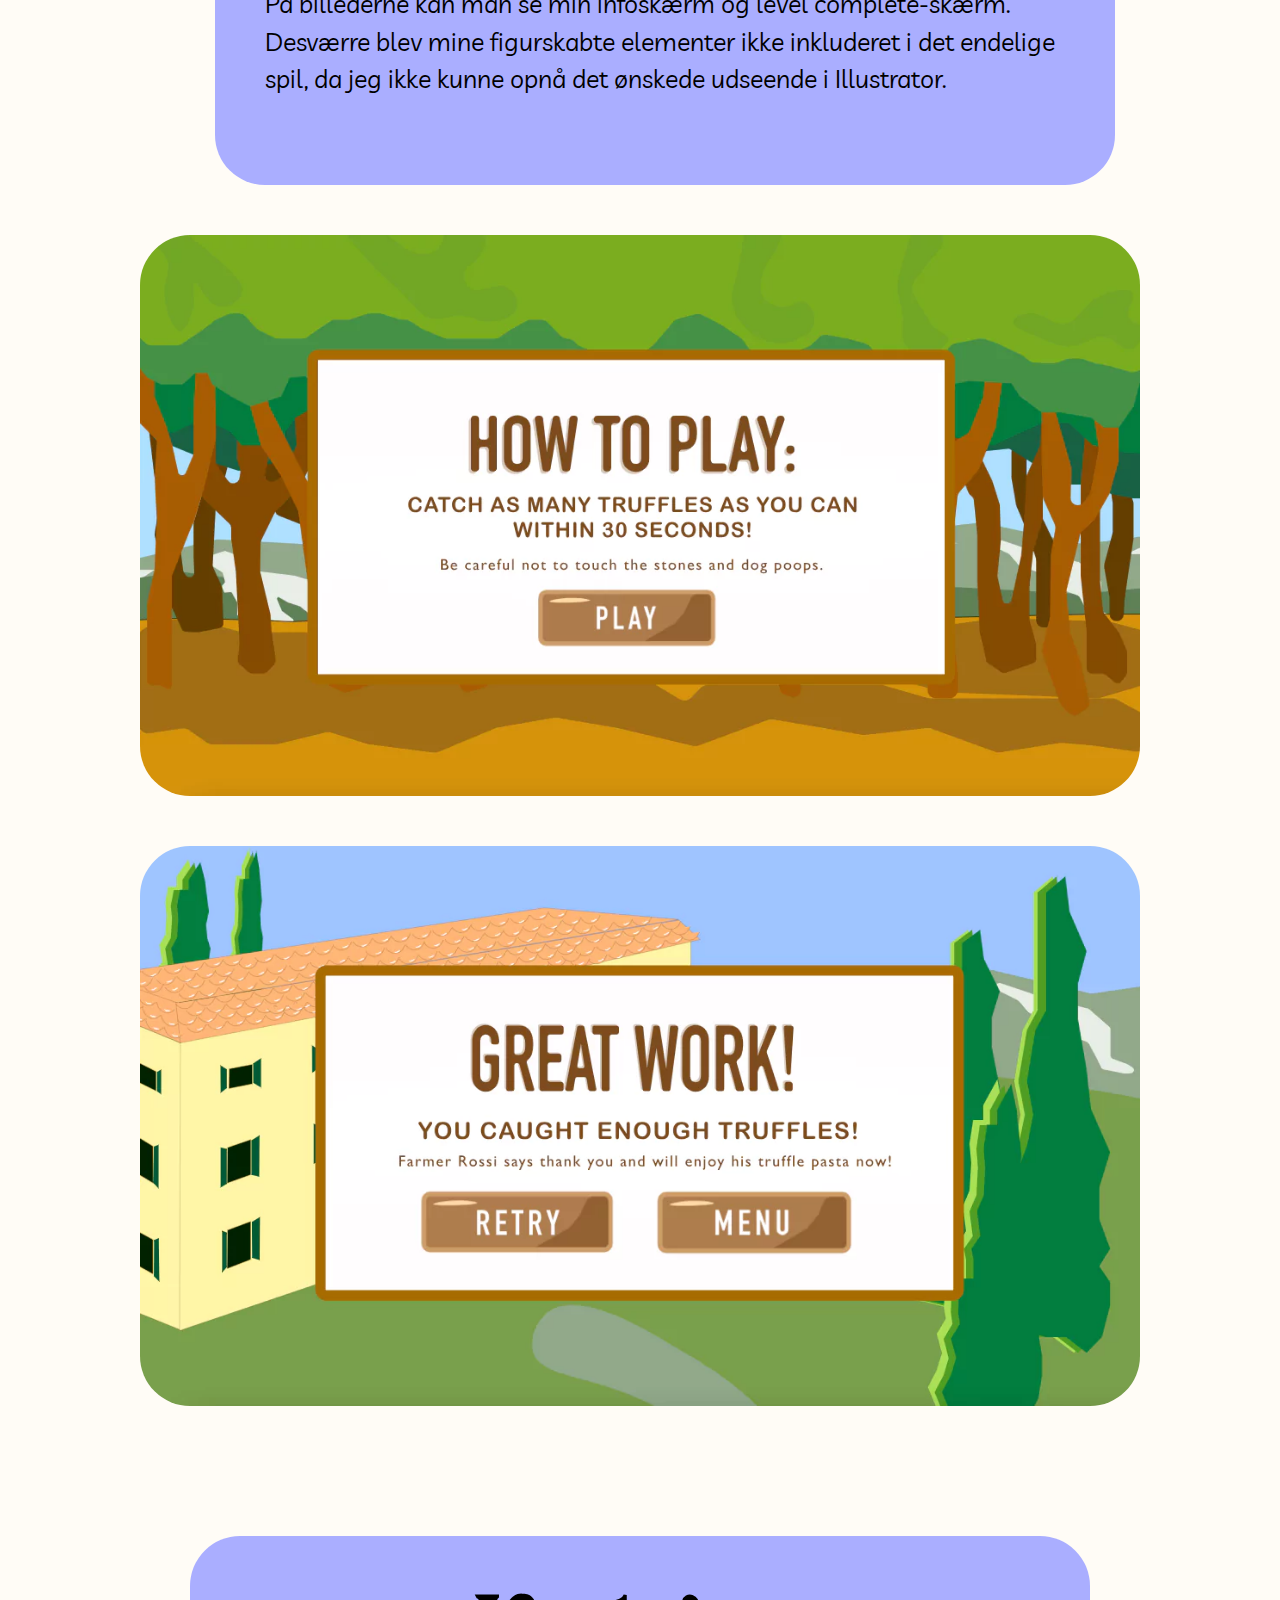
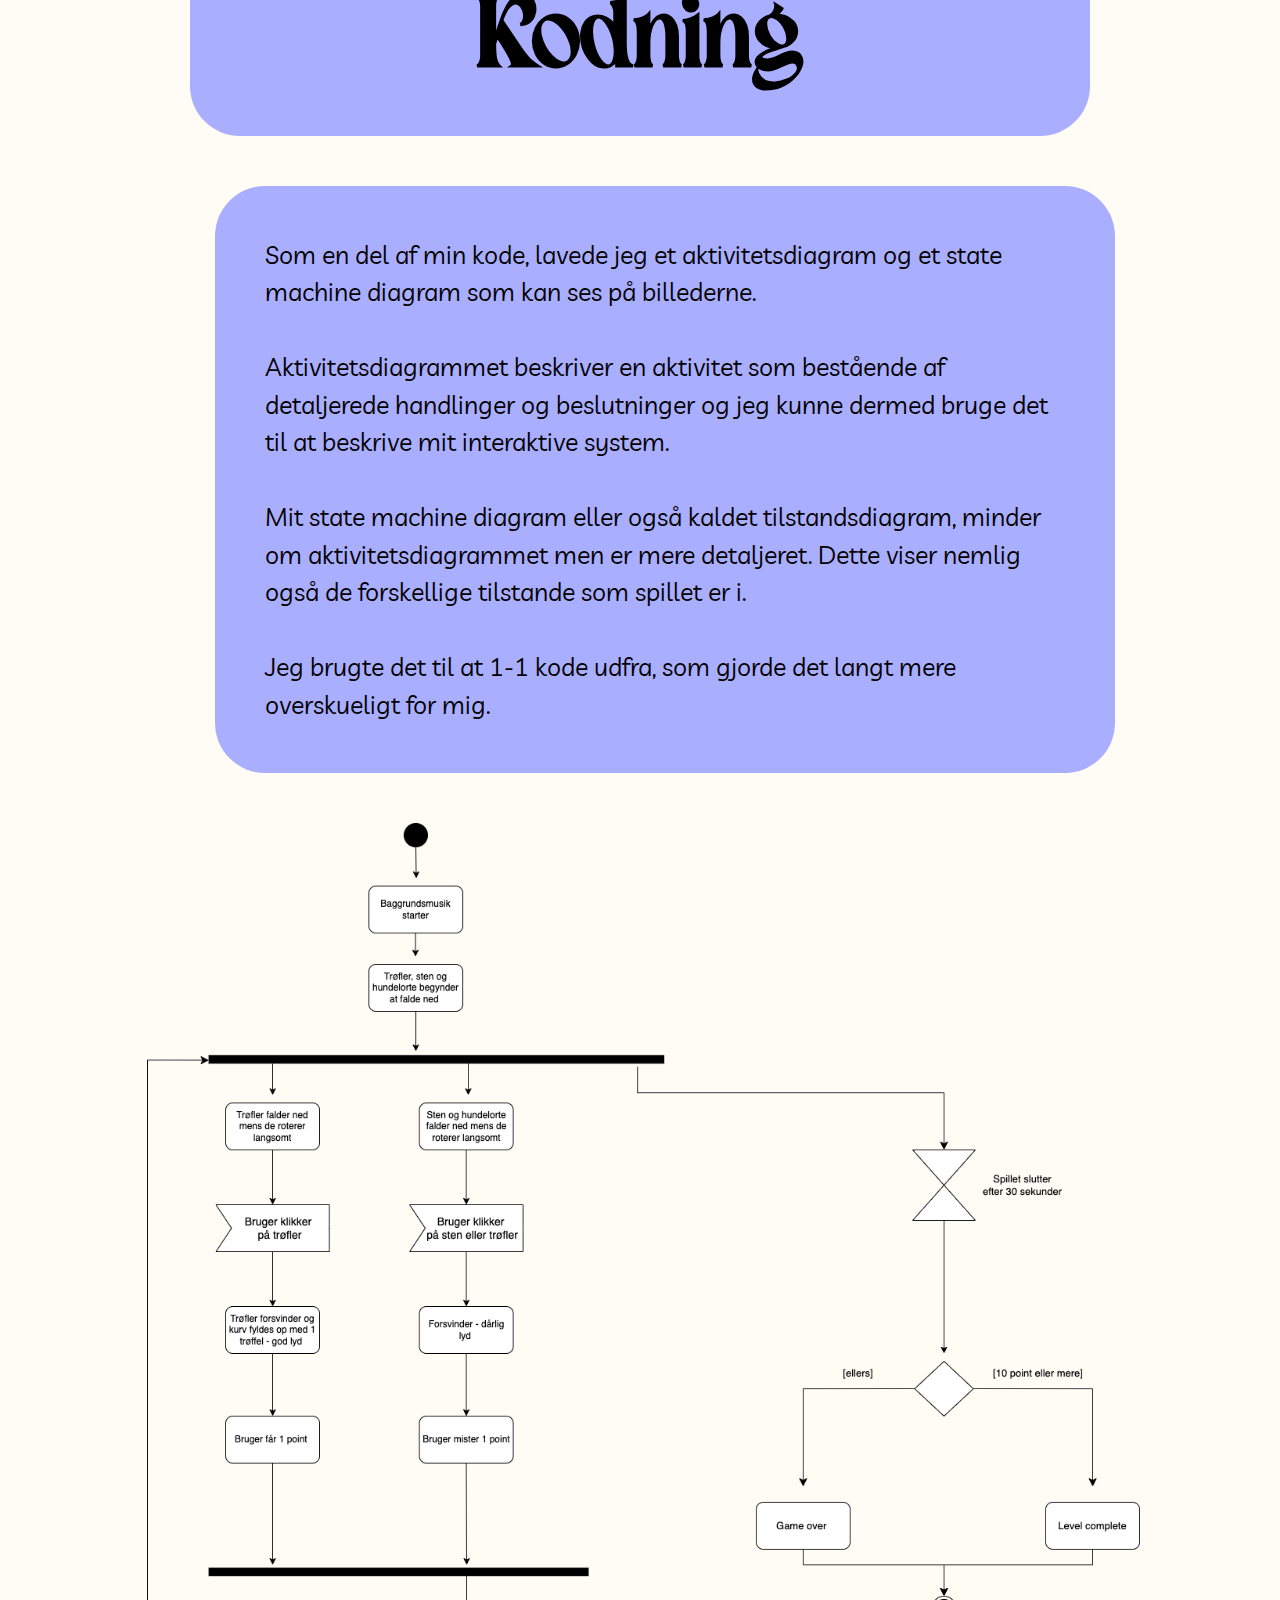
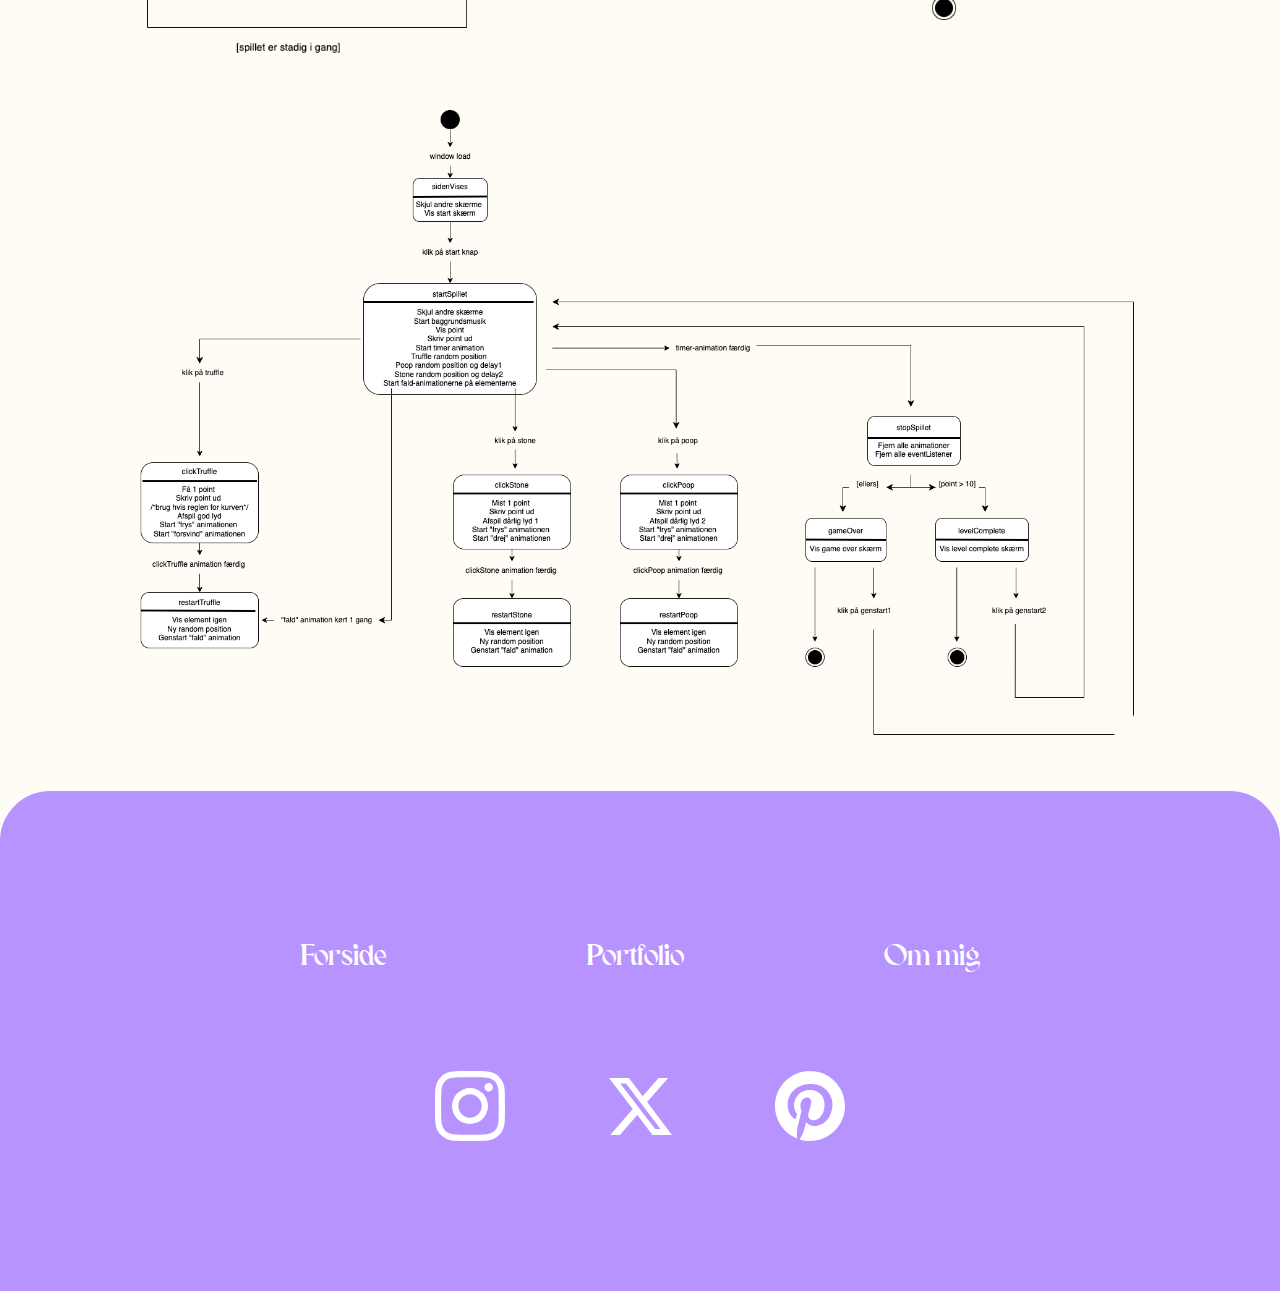
<file: tema4.html>
<!DOCTYPE html>
<html lang="da">

<head>
    <meta charset="UTF-8">
    <meta name="viewport" content="width=device-width, initial-scale=1.0">
    <meta name="robots" content="noindex" />
    <title>Tema 4</title>
    <link rel="stylesheet" href="style.css">
    <link rel="stylesheet" href="layout.css">
    <link href="https://fonts.googleapis.com/css2?family=Livvic&display=swap" rel="stylesheet">
    <link rel="apple-touch-icon" sizes="180x180" href="favicon/apple-touch-icon.png">
    <link rel="icon" type="image/png" sizes="32x32" href="favicon/favicon-32x32.png">
    <link rel="icon" type="image/png" sizes="16x16" href="favicon/favicon-16x16.png">
    <link rel="manifest" href="favicon/site.webmanifest">
</head>

<body>
    <header>
        <nav class="navbar">
            <a href="#" class="toggle-button">
                <span class="bar"></span>
                <span class="bar"></span>
                <span class="bar"></span>
            </a>
            <div class="navbar-links">
                <ul>
                    <li><a href="index.html">Forside</a></li>
                    <li><a href="portfolio.html">Portfolio</a></li>
                    <li><a href="ommig.html">Om mig</a></li>
                </ul>
            </div>
        </nav>
    </header>

    <main>
        <section class="tema4top">
            <div class="tema4tekst">
                <h1>Tema 4</h1>
                <p>Animation<br><br>"Truffle Hunt"</p>
                <a href="https://idaemilierichter.dk/kea/04_animation/website/spil.html">Gå til
                    spillet </a>
            </div>
            <div class="tema4billede">
                <img src="img/t4spil1.webp" alt="Tema 4 billede">
            </div>
        </section>

        <section class="t4indhold">
            <div class="t4gridskitser">
                <div class="t4gridskitser1">
                    <div class="t4skitser1">
                        <p>I Tema 4 blev jeg introduceret til animation og JavaScript. Formålet med dette tema var at
                            skabe et simpelt og interaktivt spil individuelt. <br><br>

                            Igen ønskede jeg at udvikle noget, som jeg havde en personlig tilknytning til, og jeg valgte
                            derfor at lade mig inspirere af min seneste ferie til Italien. <br><br>

                            Idéen til spillet opstod hurtigt, og jeg begyndte straks at søge inspiration online til mine
                            skitser af baggrunde, brugergrænseflade-elementer, figurer og spilelementer. <br><br>

                            På billederne kan I se mine håndtegnede skitser af de baggrunde, jeg gerne vil inkludere.
                            Jeg ønskede, at min startskærm skulle skabe en stemning af at betragte de italienske
                            vinmarker. Derudover havde jeg skitseret villaen, hvor vi boede. Spillet, som jeg har kaldt
                            "Truffle Hunt", drejer sig om en mand, der bor i villaen og skal samle trøfler til sin
                            aftensmad med hjælp fra sin trøffelgris. <br><br>

                            Jeg forestillede mig baggrundsmiljøet i spillet som værende i de italienske skove, hvor
                            trøflerne kunne findes. Disse skitser dannede grundlaget for mine ideer til spillets
                            visuelle elementer.
                        </p>
                    </div>
                </div>
                <div class="t4gridskitser2">
                    <div class="t4skitserimg1">
                        <img src="img/t4skitse1.webp" alt="Skitse af startsiden til spil">
                    </div>
                    <div class="t4skitserimg2">
                        <img src="img/t4skitse3.webp" alt="Skitse af spilbaggrund til spil">
                    </div>
                </div>
            </div>
            <div class="t4gridskitser">
                <div class="t4gridskitser3">
                    <div class="t4skitser2">
                        <p>Efterfølgende gik jeg igang med at skitsere mine figur-elementer. Jeg gik igang med at
                            skitsere grisen, som jeg ikke ønskede skulle stå lige-på men mere fra siden, så det får et
                            mere
                            3-dimensionelt udseende. <br><br>
                            Derefter gik jeg igang med at skitsere landmanden. Det var vigtigt for mig at min hovedfigur
                            ikke
                            er “twinning”, så derfor ændrede jeg på hans arme og fik ham til at se mere livlig ud. Jeg
                            ville også her gøre brug af line of action, men det var svært for mig at tegne. Jeg ønskede
                            også at tegne
                            kurve, som langsomt blev fyldt op med trøfler, hver gang at brugeren klikkede på en trøffel.
                            På billedet har jeg skitseret 5 af dem, men endte med at lave 6 i alt. <br><br>
                            Jeg skitserede derefter 3 forskellige spilelementer. Den gode var en trøffel og de dårlige
                            var sten og hundelort. Mine UI elementer var en pointtavle og et ur, da jeg ikke ønskede at
                            have liv
                            med. <br><br> Ud fra disse skitser, kunne jeg også lave en paper prototype, hvor jeg på
                            billeder kunne vise
                            hvordan spillet fungerer i praksis. Hermed bliver konceptet og interraktionen testet af.
                        </p>
                    </div>
                </div>
                <div class="t4gridskitser4">
                    <div class="t4skitserimg3">
                        <img src="img/t4skitse2.webp" alt="Skitse af figurelementer til spil">
                    </div>
                    <div class="t4skitserimg4">
                        <img src="img/t4skitse4.webp" alt="Skitse af spilelementer til spil">
                    </div>
                </div>
            </div>
            <div class="t4gridillustrationer">
                <div class="t4gridillustrationer1">
                    <div class="t4illustrationer1">
                        <p>Baseret på mine forberedende skitser gik jeg videre med at omtegne dem i Adobe Illustrator.
                            <br><br>

                            Jeg valgte at anvende Flat Design 2-stilen, idet jeg stræbte efter at skabe et sjovt og
                            hyggeligt udtryk med bløde kanter. Typografien fulgte samme stil med realistiske skygger og
                            highlights, dog uden at være overdrevent detaljeret. Naturlige farver blev foretrukket, idet
                            spillet reflekterede en potentiel virkelighedssituation. Jeg ønskede figurerne at have en
                            computer-genereret fremtoning frem for et mere tegneserieagtigt udseende. <br><br>

                            Mine valgte baggrunde blev designede for at tilføre atmosfærisk perspektiv, skabe dybde og
                            øge visuel interesse. <br><br>

                            Efter færdiggørelsen af skitserne påbegyndte jeg animationen. Det var afgørende at adskille
                            figurers container og sprite for at håndtere animationer korrekt. Jeg implementerede
                            fald-animationer på de tre spilelementers container samt fade- og rotate-animationer på
                            deres sprite. <br><br>

                            Via JavaScript tilføjede jeg disse animationer som klasser til de relevante figurer og
                            tilføjede eventlisteners, der reagerede på brugerens klik eller genstartede animationen, når
                            den var afsluttet.
                        </p>
                        <a href="https://idaemilierichter.dk/kea/04_animation/website/assets.html">Se hele assetlisten
                            her</a>
                    </div>
                </div>
                <div class="t4gridillustrationer2">
                    <div class="t4illustration1">
                        <img src="img/t4spil2.webp" alt="Rentegning af spil">
                    </div>

                    <div class="t4kurve">
                        <img src="img/t4kurve.svg" alt="Kurve til spil">
                    </div>
                    <div class="spilelementer">
                        <div id="truffle_container">
                            <div id="truffle_sprite"></div>
                        </div>
                        <div id="stone_container">
                            <div id="stone_sprite"></div>
                        </div>
                        <div id="poop_container">
                            <div id="poop_sprite"></div>
                        </div>
                    </div>
                    <div class="play_knap"></div>
                </div>
            </div>

            <div class="t4gridillustrationer">
                <div class="t4gridillustrationer3">
                    <div class="t4illustrationer2">
                        <p>
                            Mine UI-elementer inkluderede pulsrende knapper, designet til at signalere interaktivitet.
                            Dette blev opnået gennem CSS-skalering og JavaScript-eventListeners for tryk-funktionen.
                            <br><br>

                            Derudover ønskede jeg indikatorer såsom en pointtæller, kurv og tidsviser. <br><br>

                            Viseren blev gjort interaktiv ved at implementere en rotationsanimation i CSS. Kurvene
                            skiftede for hver anden point via en if-else-regel, men desværre blev billederne langsomt
                            indlæst, hvilket resulterede i flere tilfælde af kurvens forsvinden. <br><br>

                            På billederne kan man se min infoskærm og level complete-skærm. Desværre blev mine
                            figurskabte elementer ikke inkluderet i det endelige spil, da jeg ikke kunne opnå det
                            ønskede udseende i Illustrator. <br><br>
                        </p>
                    </div>
                </div>
                <div class="t4gridillustrationer4">
                    <div class="t4illustration2">
                        <img src="img/t4spil5.webp" alt="Illustration af hjælp siden i spil">
                    </div>
                    <div class="t4illustration3">
                        <img src="img/t4spil4.webp" alt="Illustration af level complete siden i spil">
                    </div>
                </div>

            </div>

            <div class="t4header">
                <h2>Kodning</h2>
            </div>
            <div class="t4kodninggrid">
                <div class="t4kodningtekst">
                    <p>Som en del af min kode, lavede jeg et aktivitetsdiagram og et state
                        machine diagram som kan ses på billederne. <br><br>Aktivitetsdiagrammet beskriver en aktivitet
                        som
                        bestående af detaljerede handlinger og beslutninger og jeg kunne dermed bruge det til at
                        beskrive
                        mit interaktive system.
                        <br><br>Mit state machine diagram eller også kaldet tilstandsdiagram, minder om
                        aktivitetsdiagrammet
                        men er mere detaljeret. Dette viser nemlig også de forskellige tilstande som spillet er i.
                        <br><br>Jeg brugte det til at 1-1 kode udfra, som gjorde det langt mere overskueligt for mig.
                    </p>
                </div>
                <div class="t4aktivitet">
                    <img src="img/t4aktivitetsdiagram.png" alt="Aktivitetsdiagram til spil">
                </div>
            </div>
            <div class="t4statemachine">
                <img src="img/t4statemachine.png" alt="State machine diagram til spil">
            </div>
        </section>
        <button onclick="topFunction()" id="scrollToTopBtn" title="Gå til toppen">
            <span class="arrow-up"></span>
        </button>
    </main>

    <footer>
        <div class="footermenu">
            <a href="index.html">Forside</a>
            <a href="portfolio.html">Portfolio</a>
            <a href="ommig.html">Om mig</a>
        </div>
        <div class="somelinks">
            <a href="https://www.instagram.com/_idaemilie_/"> <img src="img/instagram.svg" alt="Instagram"></a>
            <a href="https://twitter.com/_idaemilie"> <img src="img/twitter.svg" alt="Twitter"></a>
            <a href="https://www.pinterest.dk/idaemilierichter/"> <img src="img/pinterest.svg" alt="pinterest"></a>
        </div>
    </footer>
    <script src="script.js"></script>
</body>

</html>
</file>
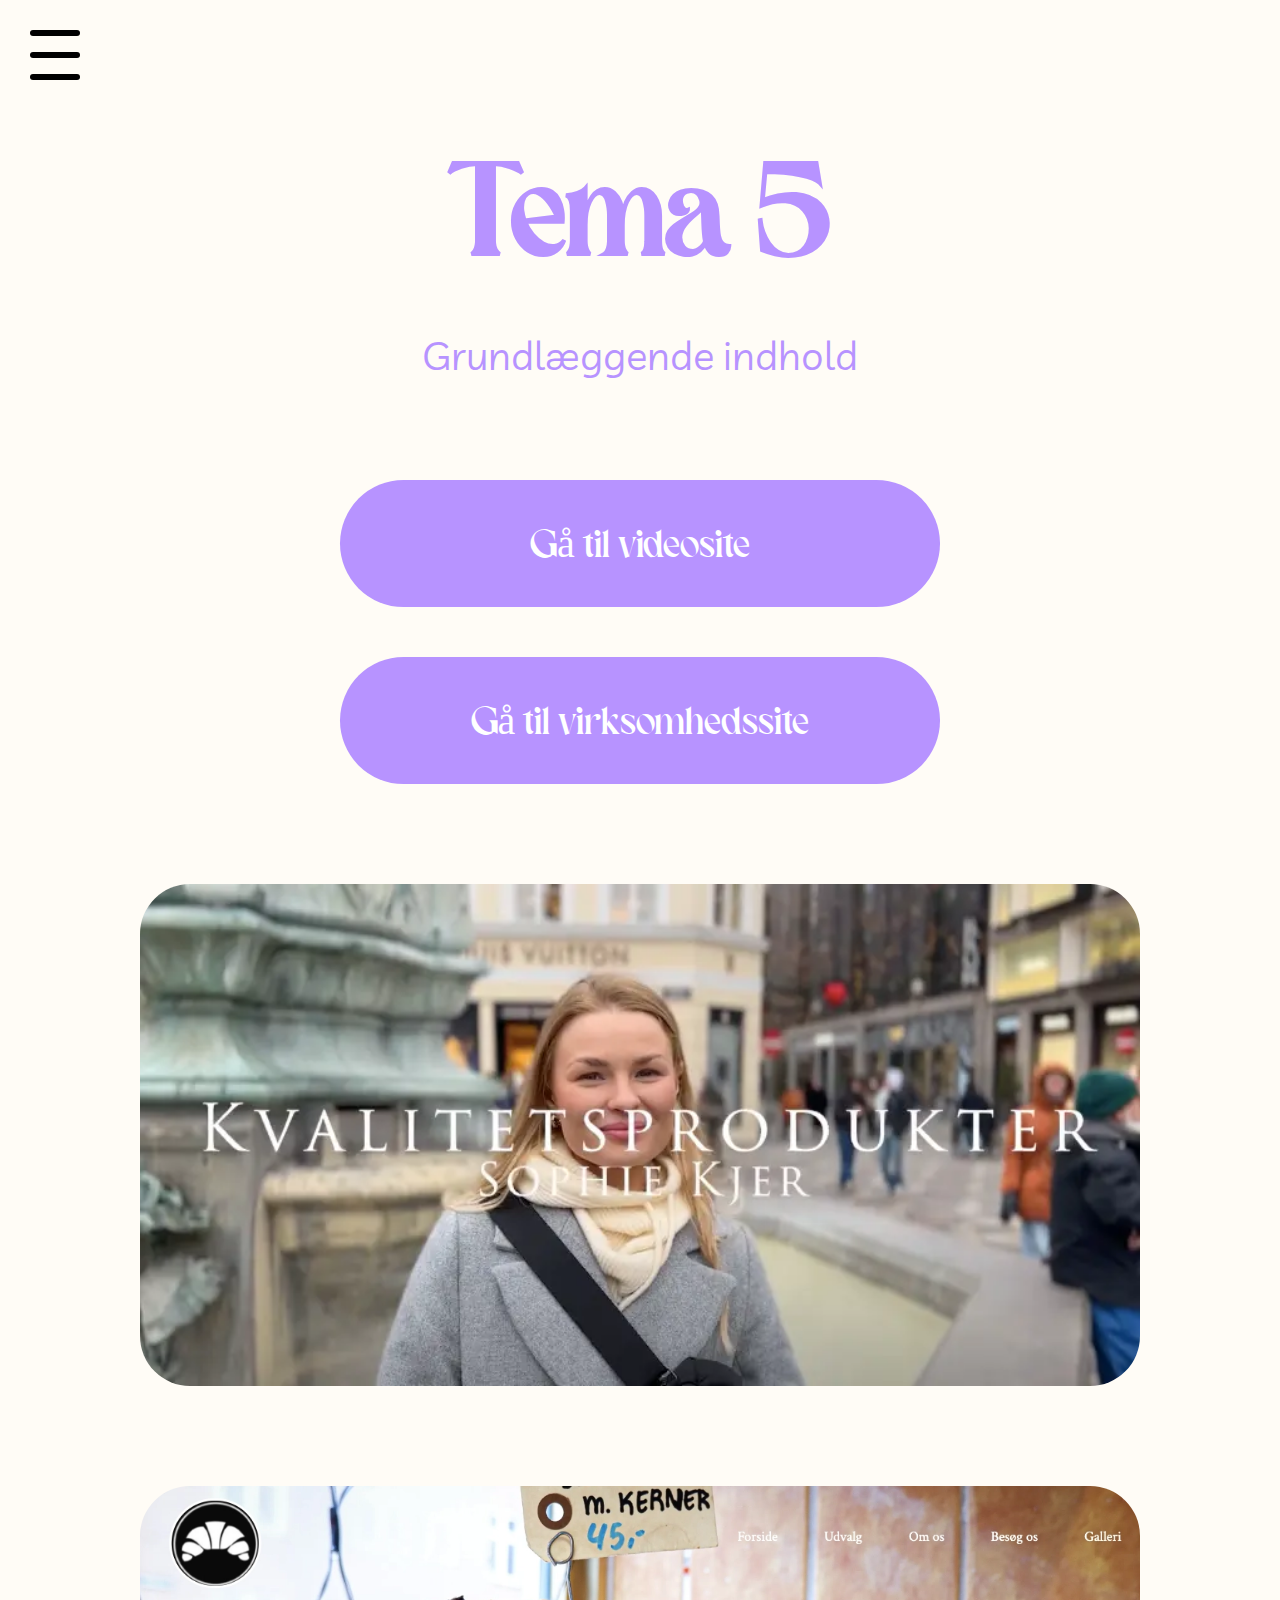
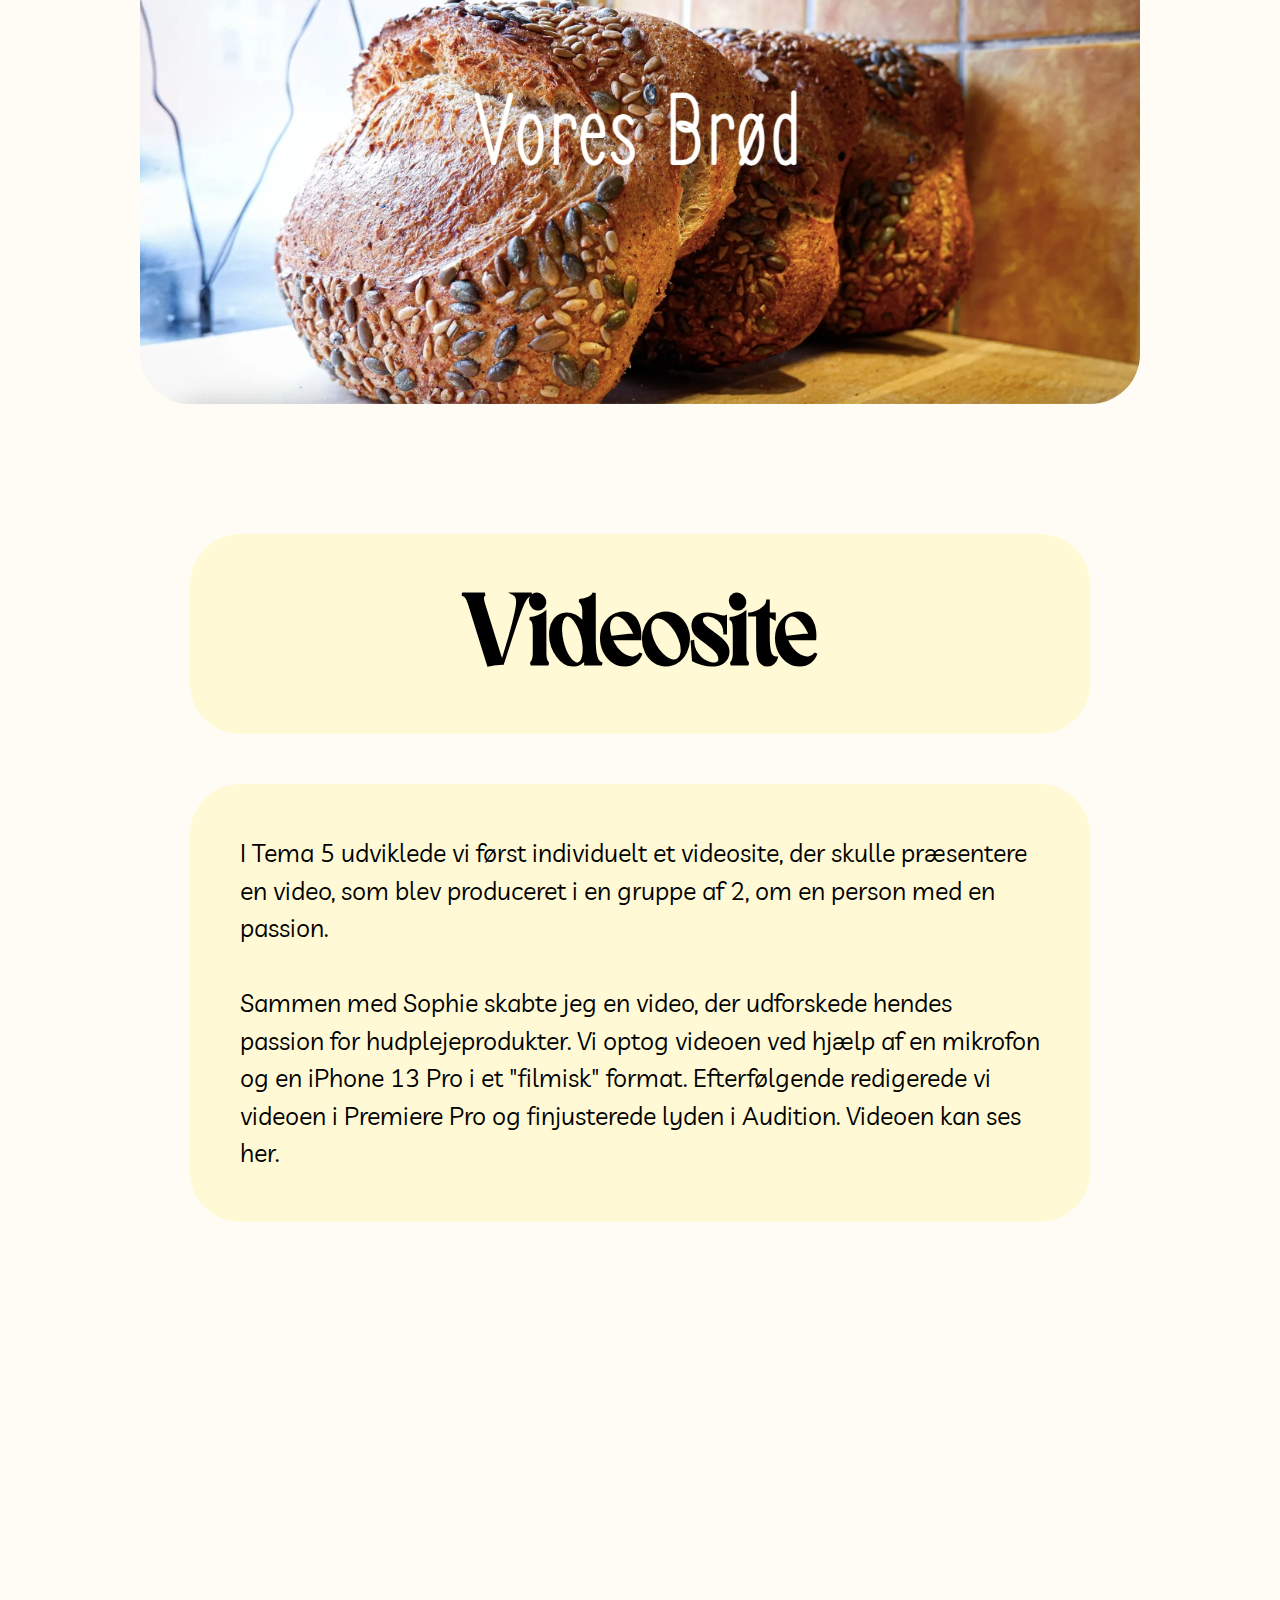
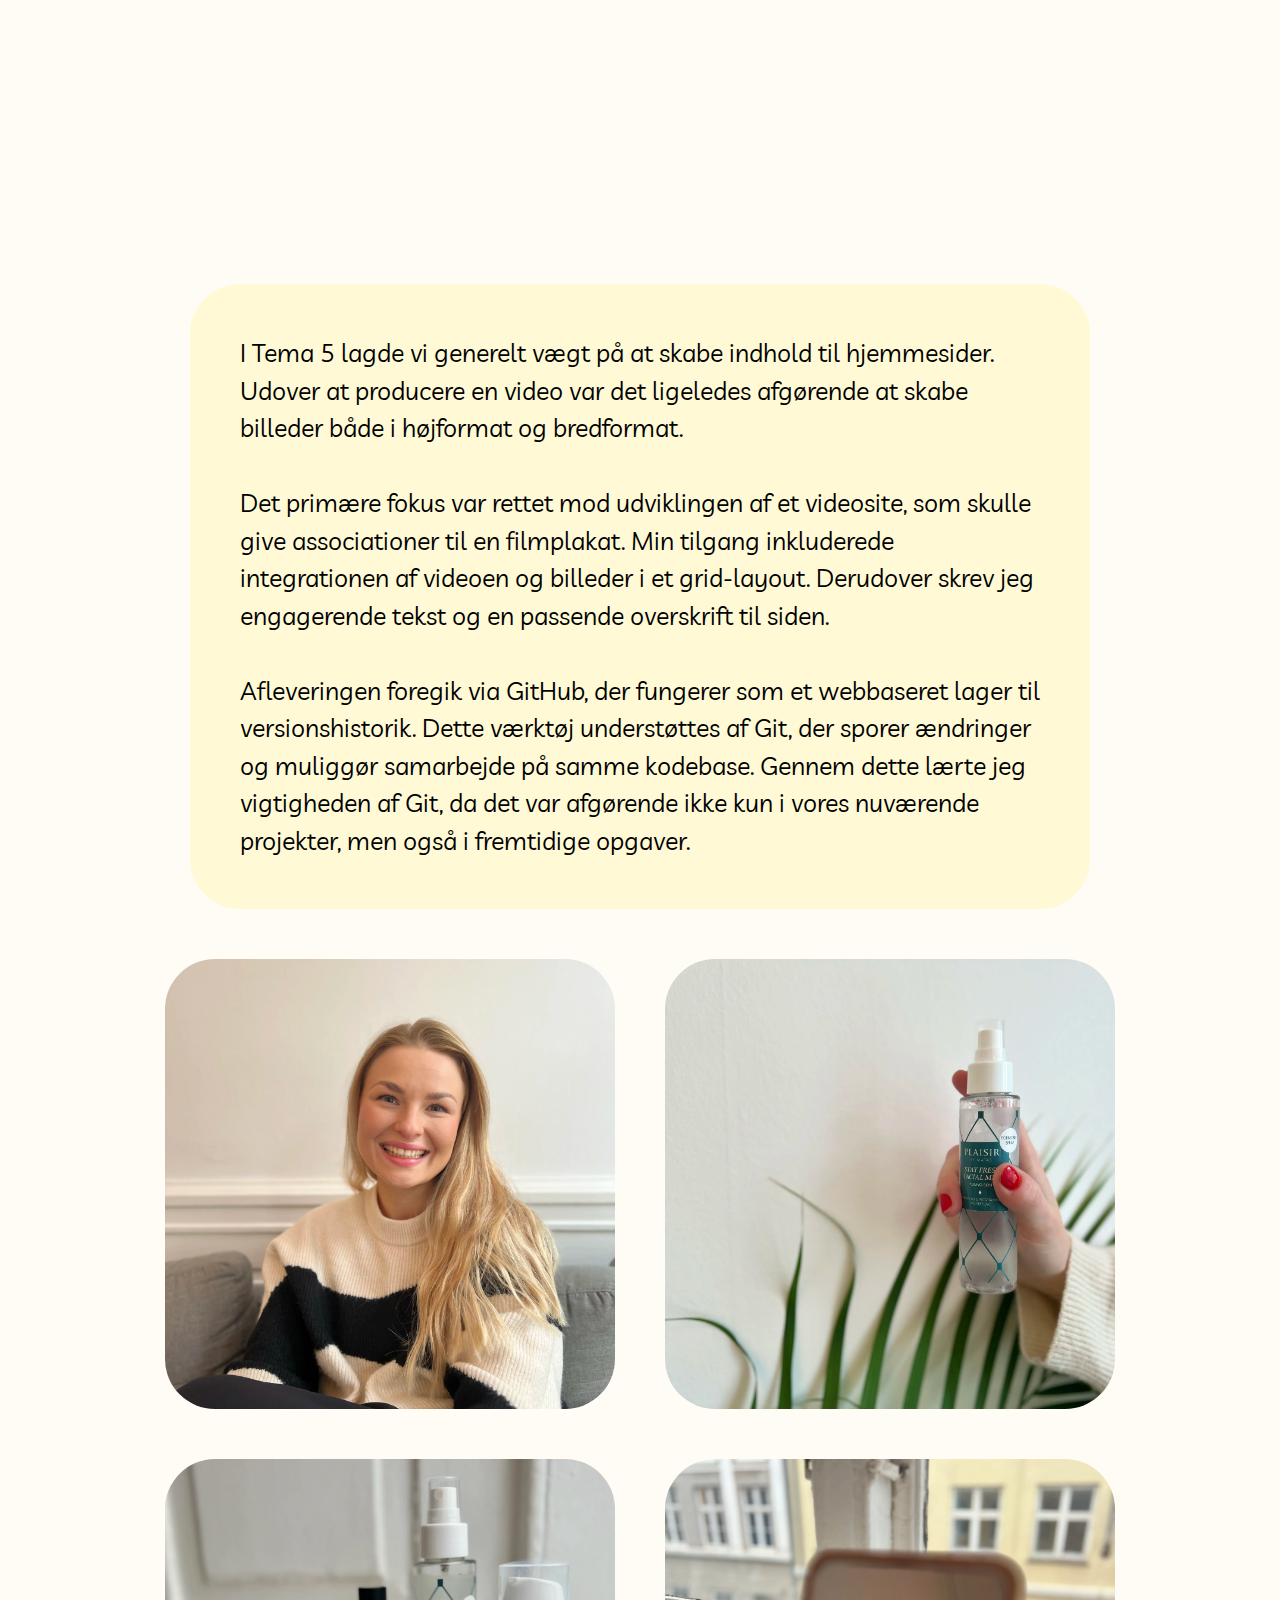
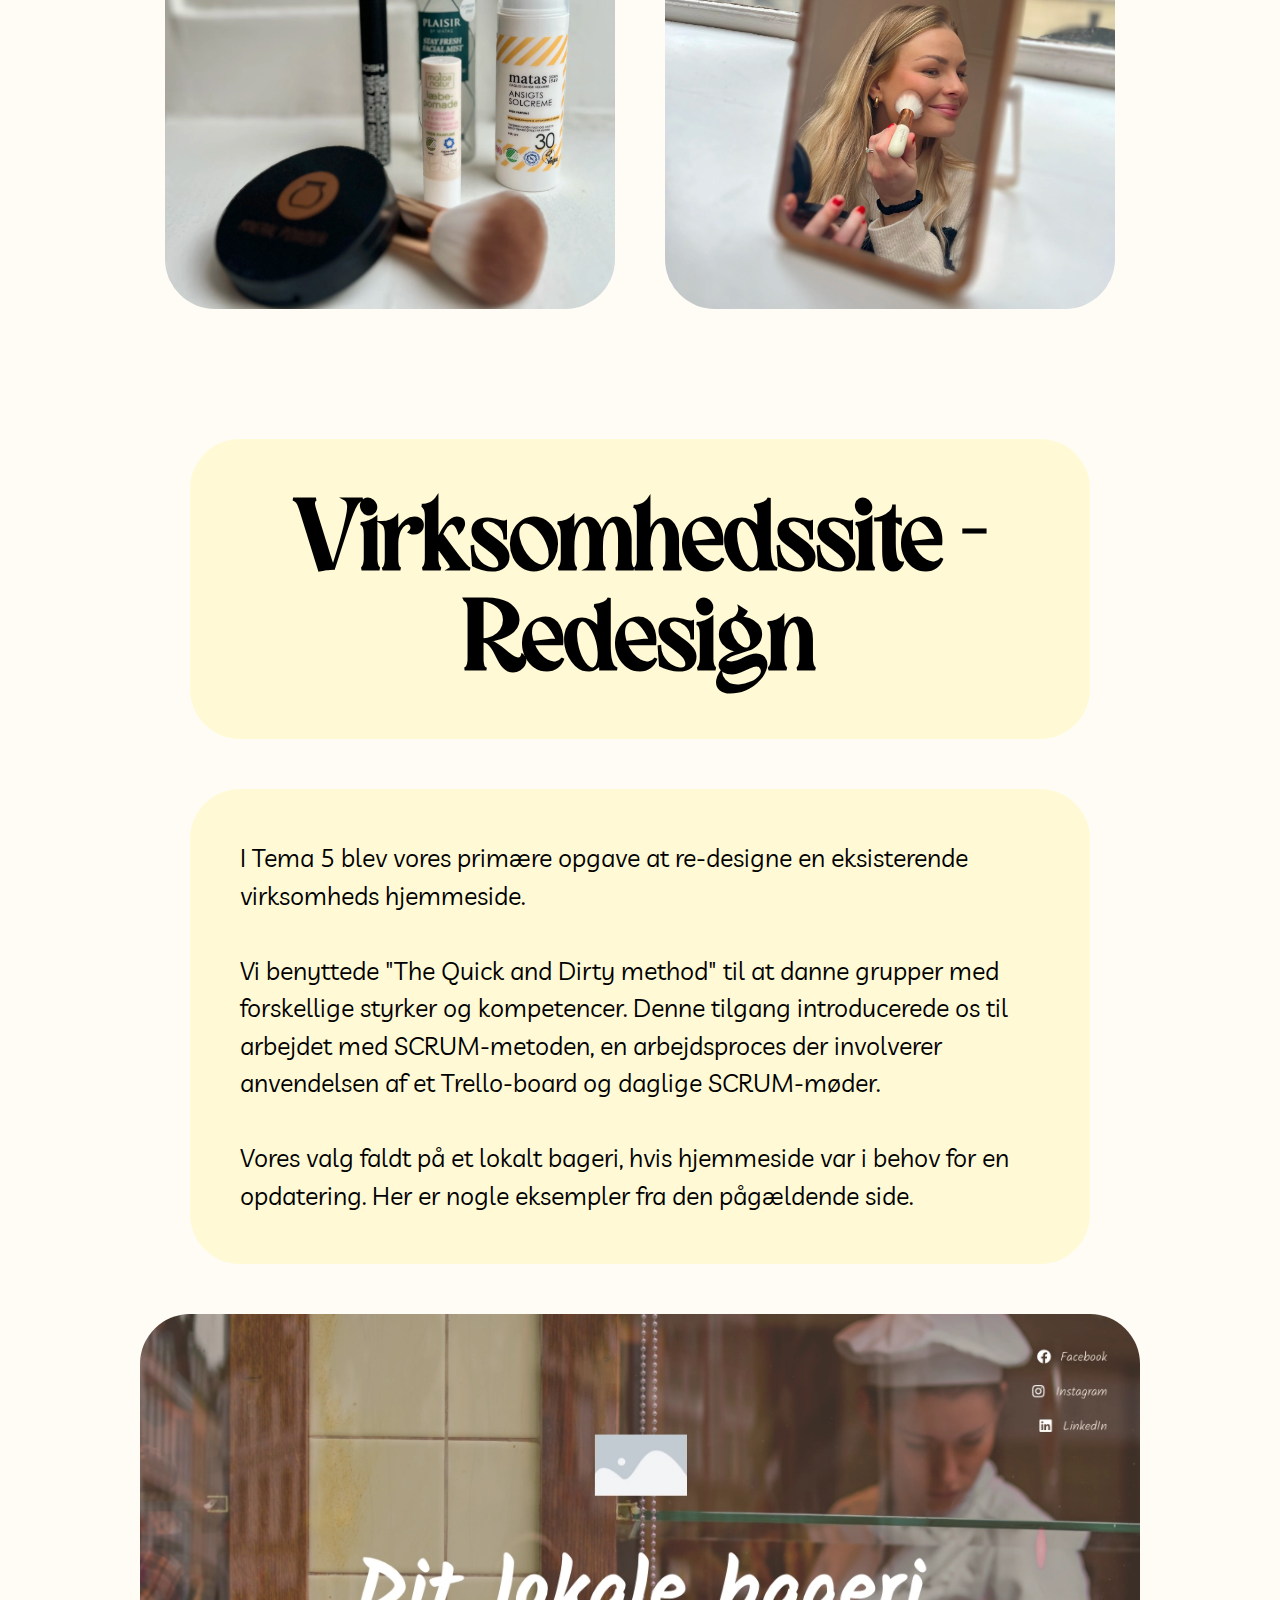
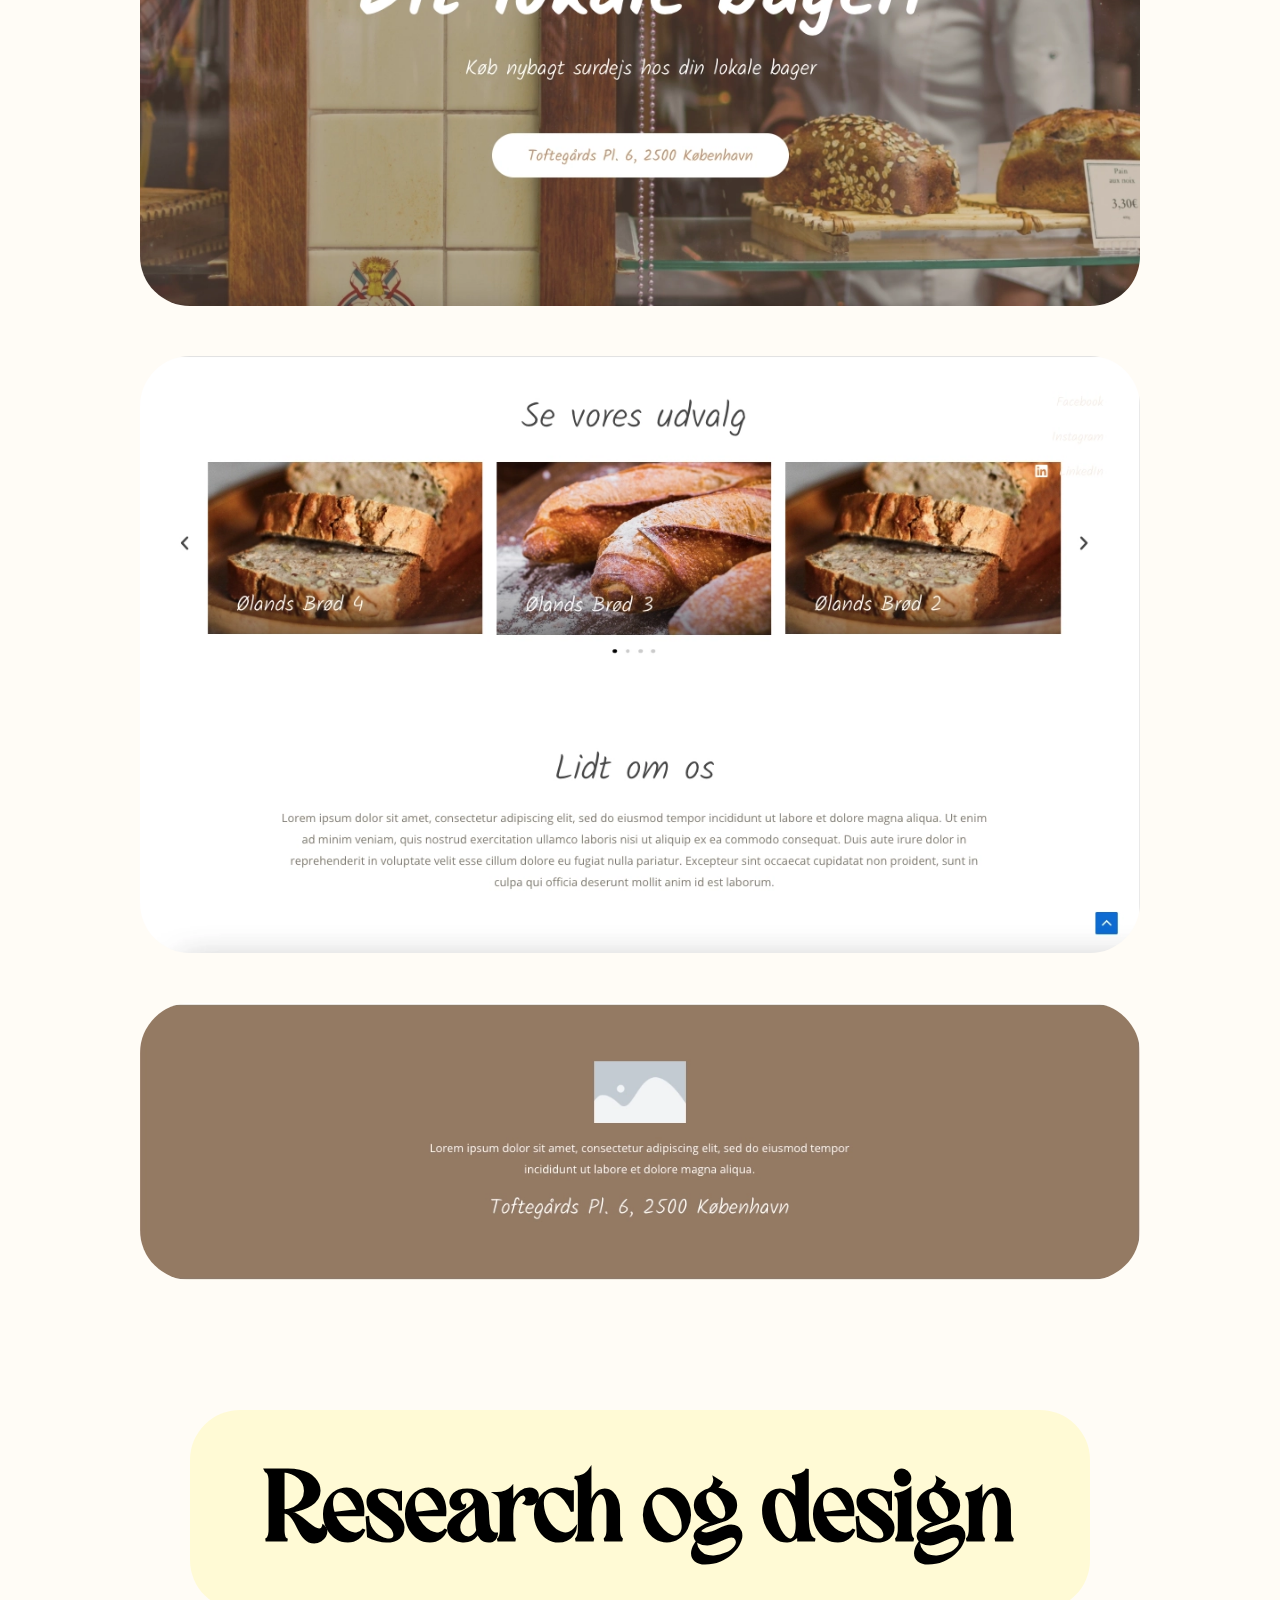
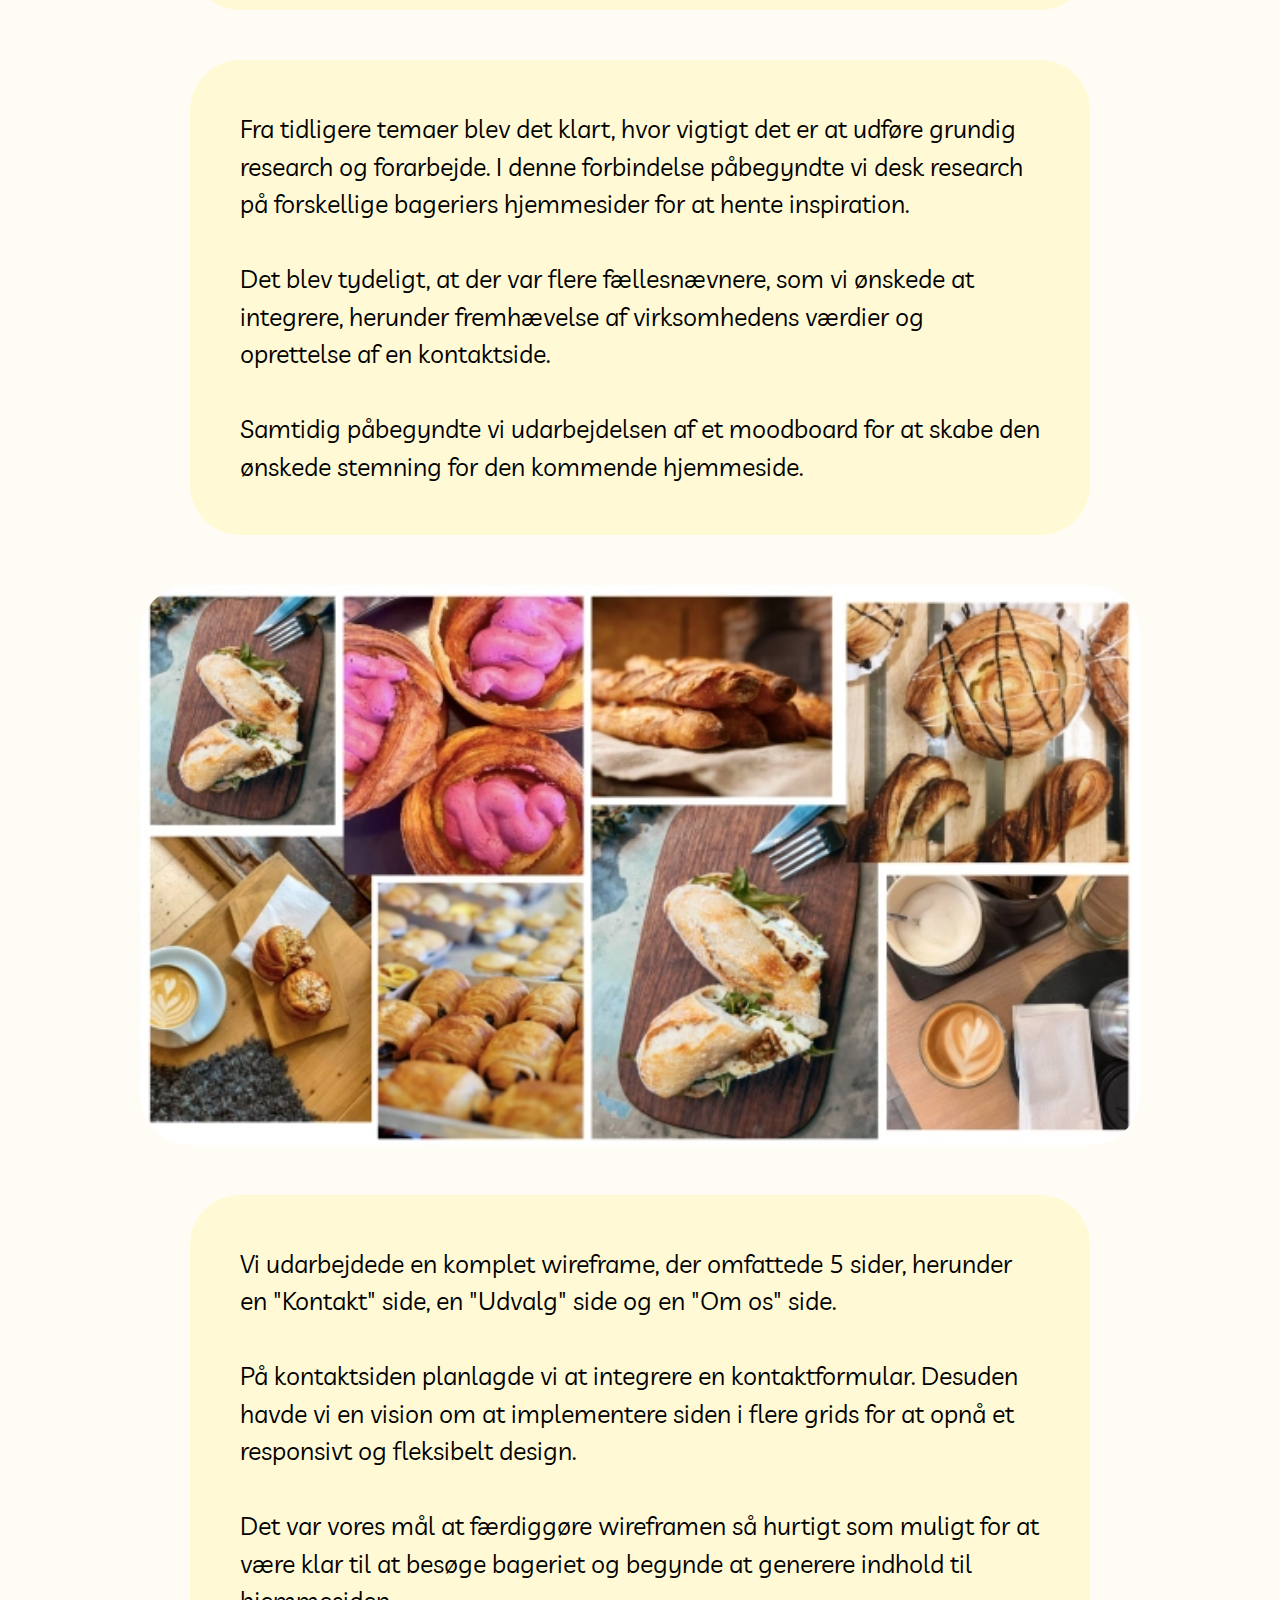
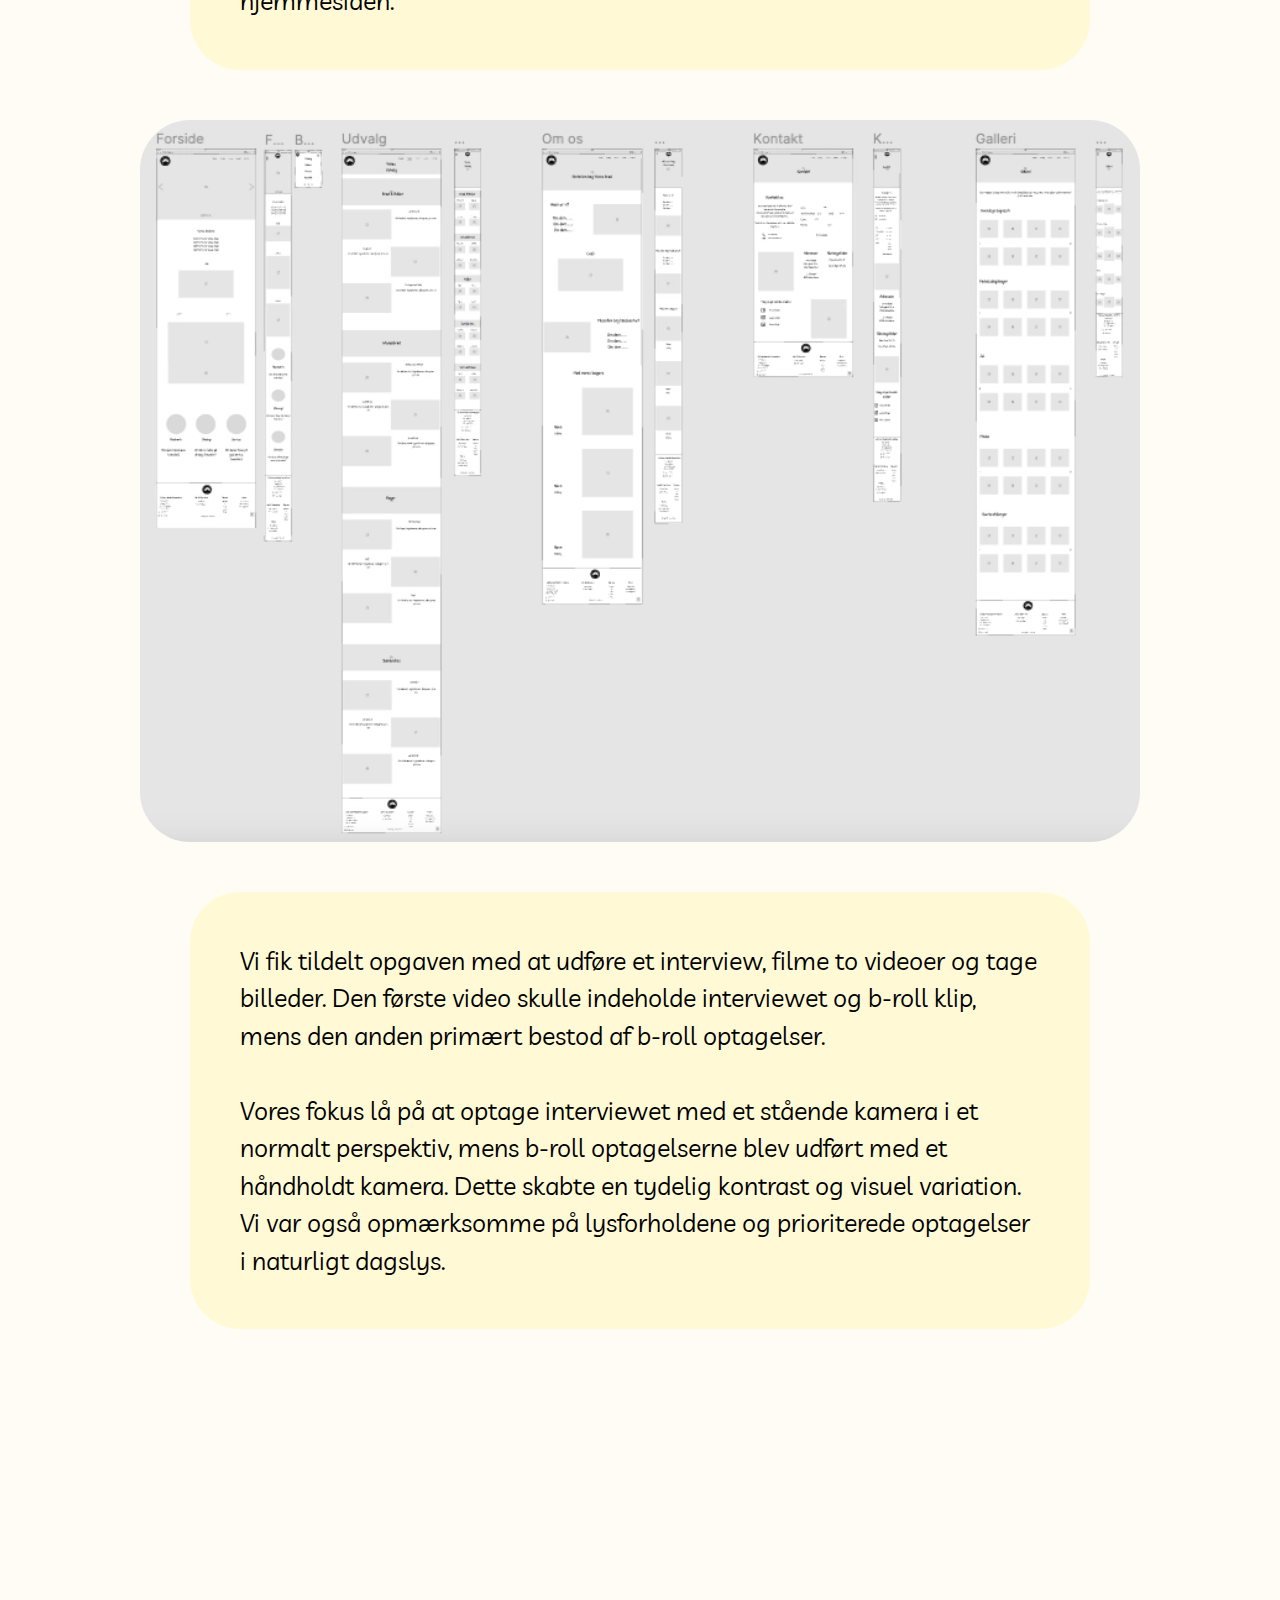
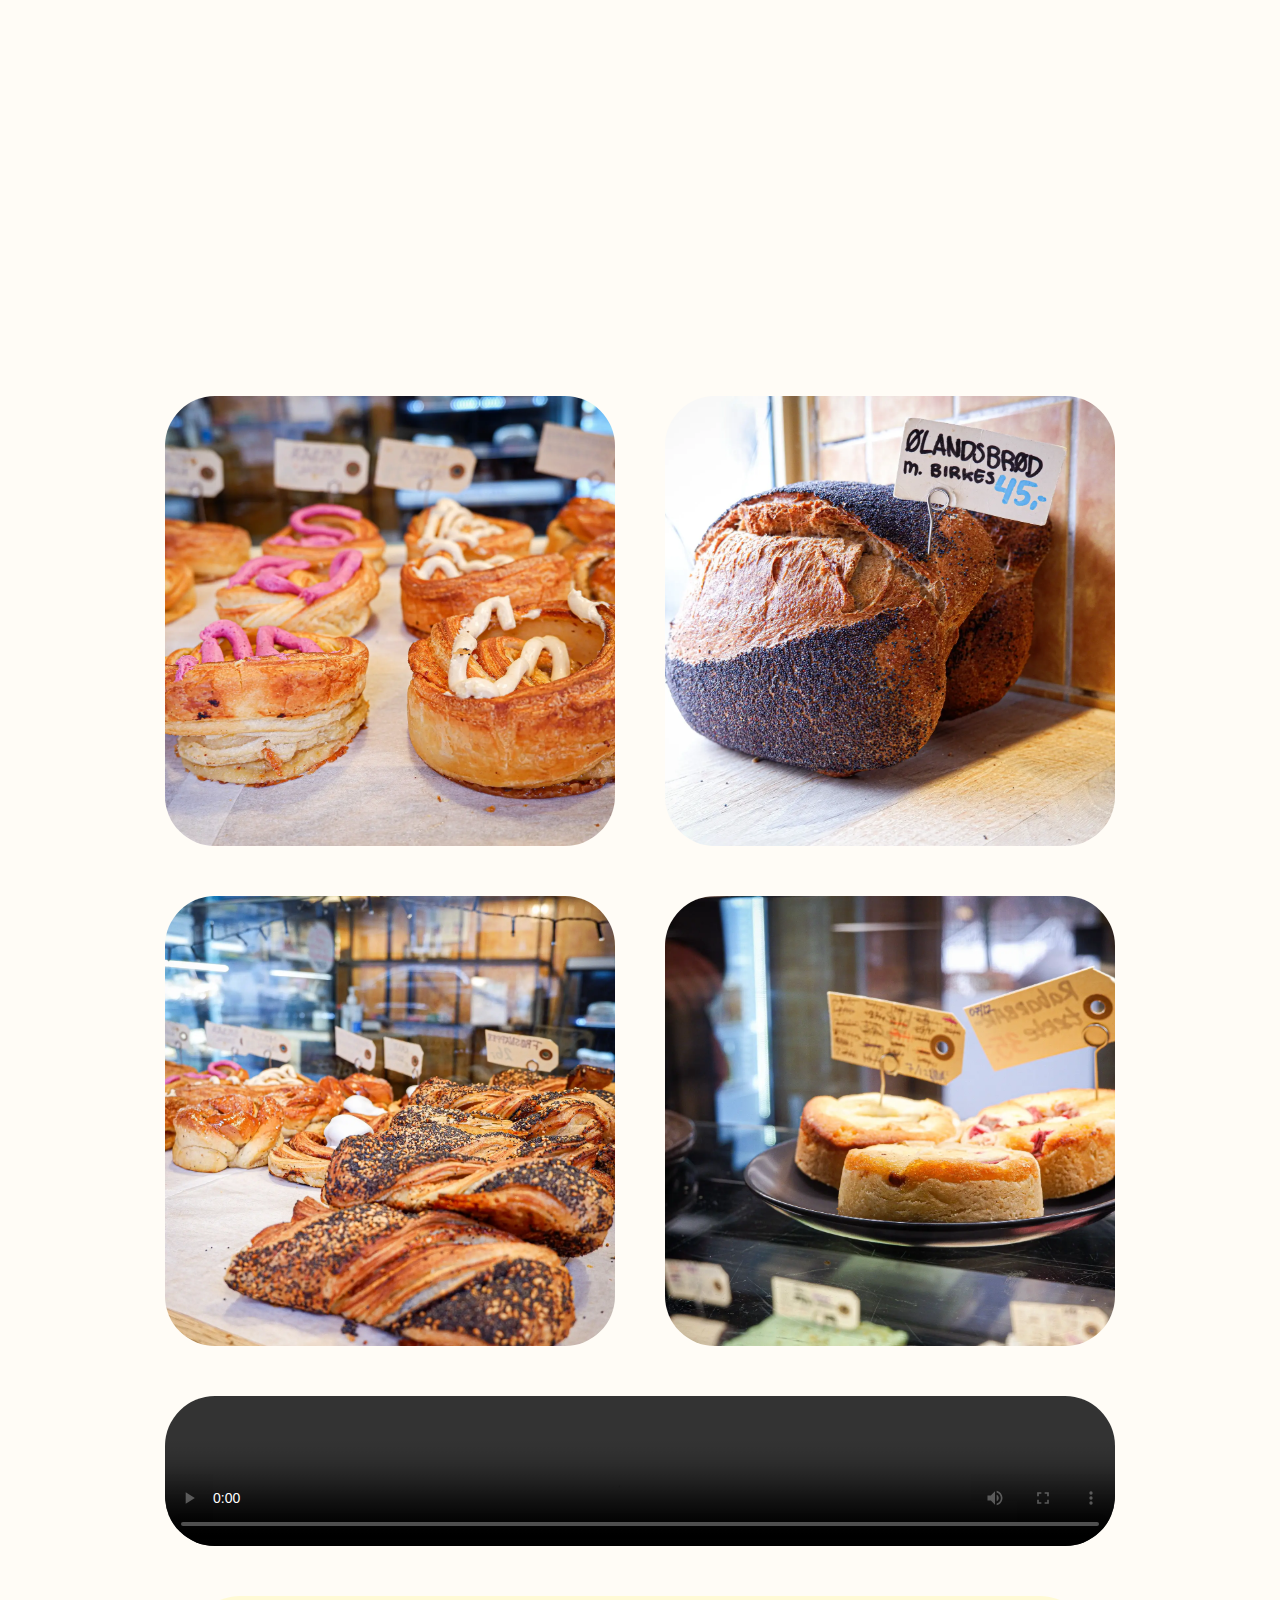
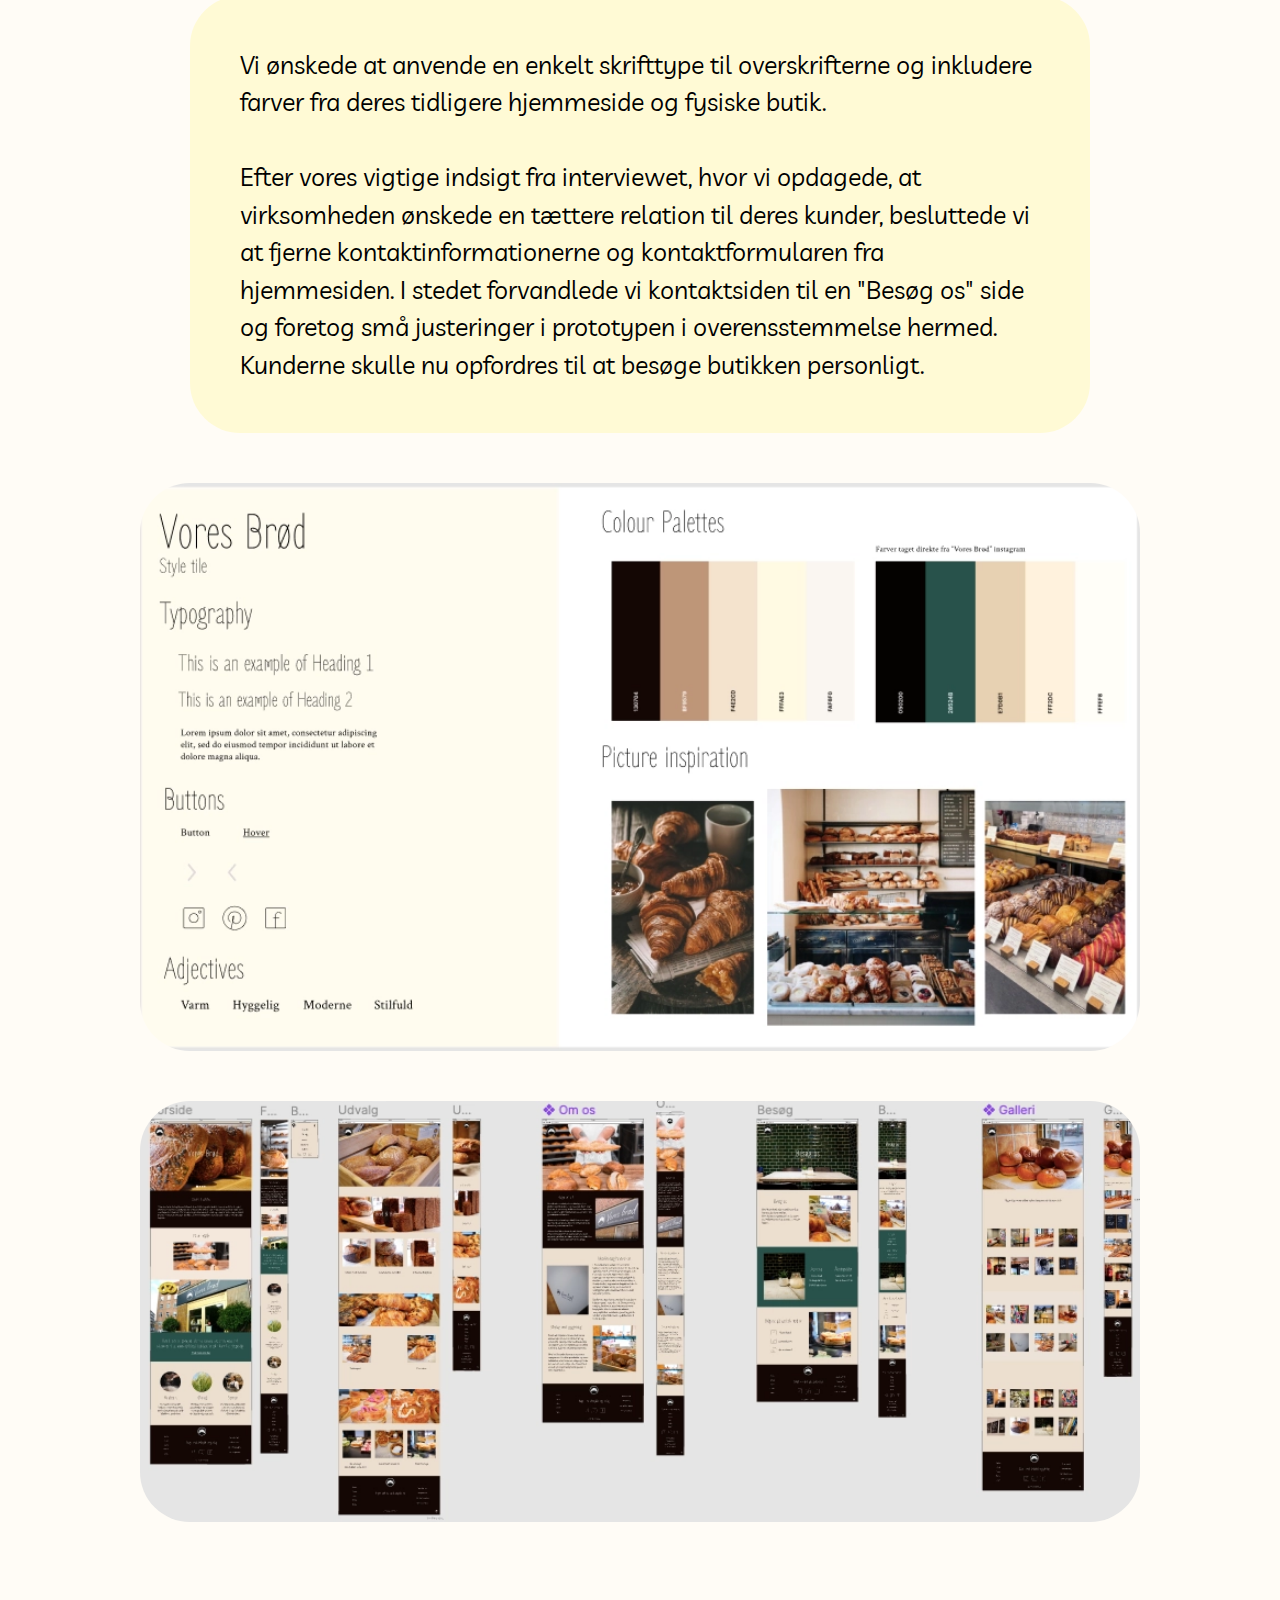
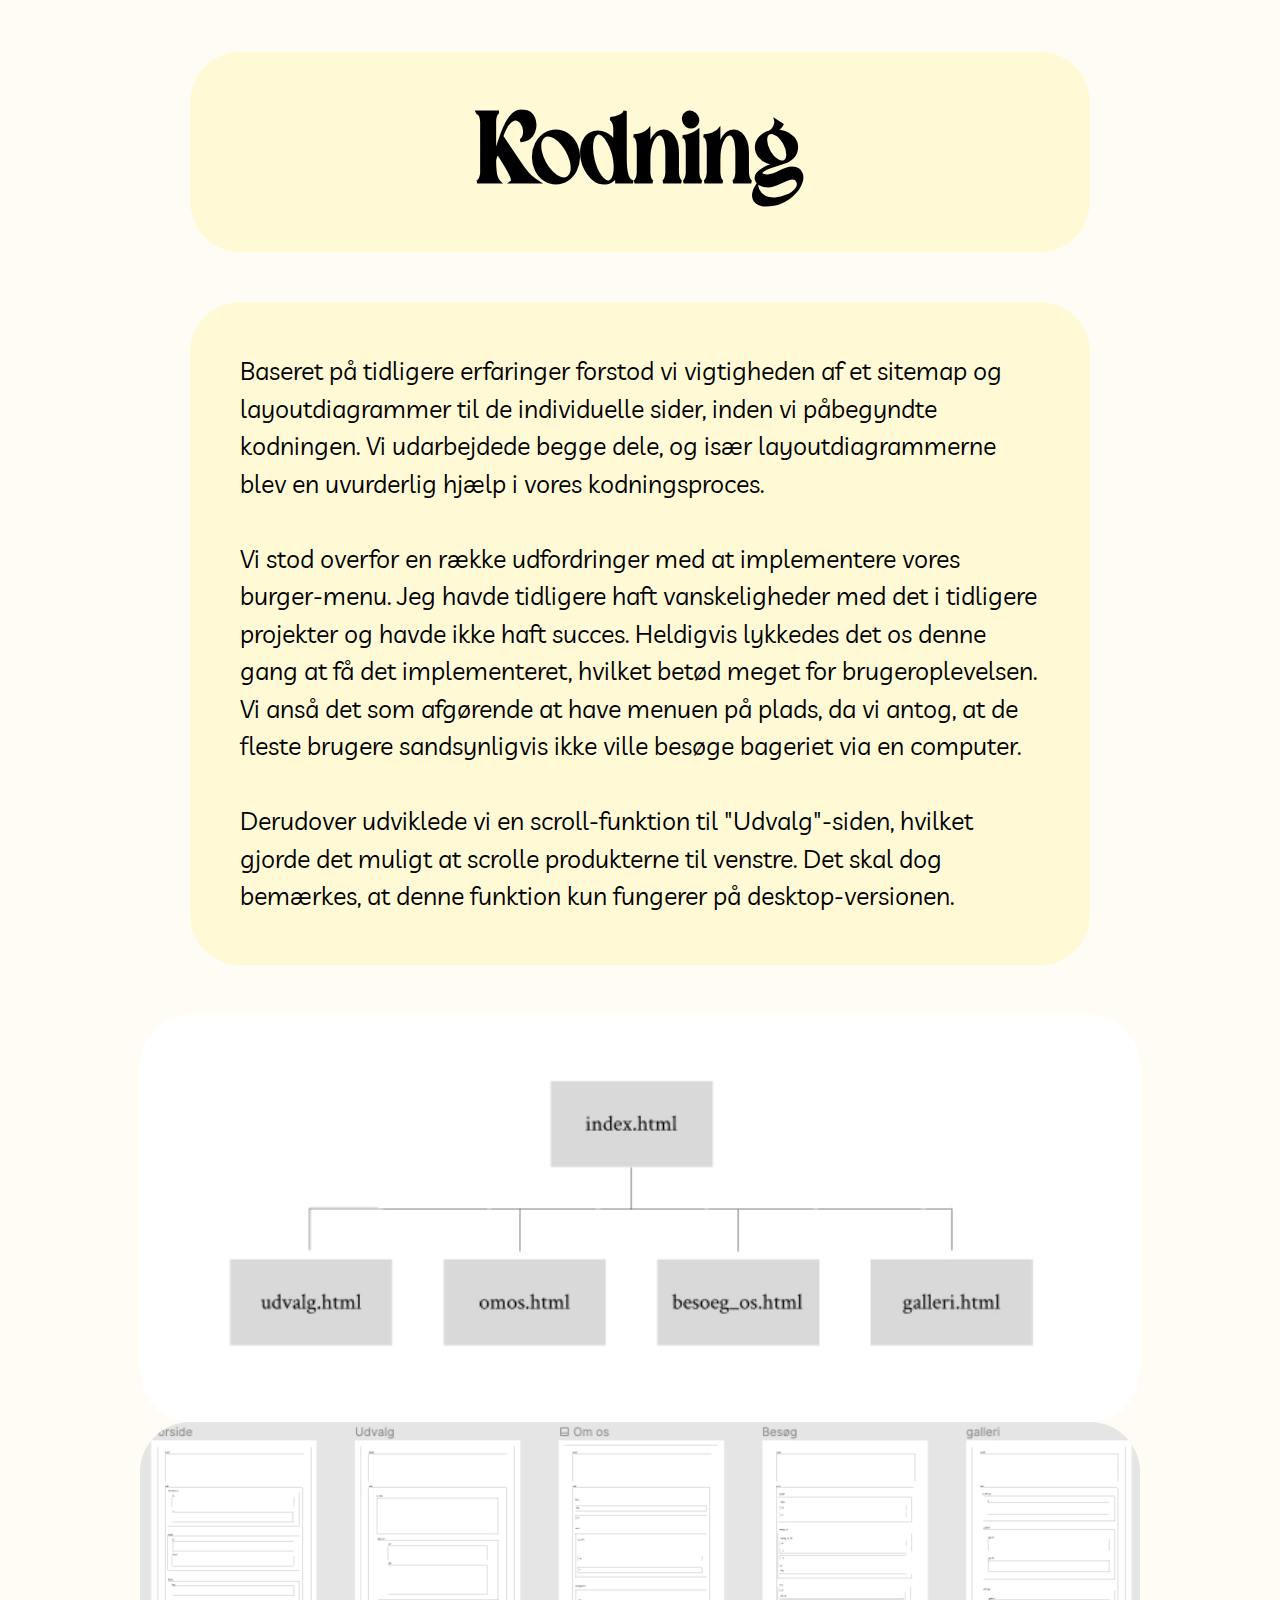
<file: tema5.html>
<!DOCTYPE html>
<html lang="da">

<head>
    <meta charset="UTF-8">
    <meta name="viewport" content="width=device-width, initial-scale=1.0">
    <meta name="robots" content="noindex" />
    <title>Tema 5</title>
    <link rel="stylesheet" href="style.css">
    <link rel="stylesheet" href="layout.css">
    <link href="https://fonts.googleapis.com/css2?family=Livvic&display=swap" rel="stylesheet">
    <link rel="apple-touch-icon" sizes="180x180" href="favicon/apple-touch-icon.png">
    <link rel="icon" type="image/png" sizes="32x32" href="favicon/favicon-32x32.png">
    <link rel="icon" type="image/png" sizes="16x16" href="favicon/favicon-16x16.png">
    <link rel="manifest" href="favicon/site.webmanifest">
</head>

<body>
    <header>
        <nav class="navbar">
            <a href="#" class="toggle-button">
                <span class="bar"></span>
                <span class="bar"></span>
                <span class="bar"></span>
            </a>
            <div class="navbar-links">
                <ul>
                    <li><a href="index.html">Forside</a></li>
                    <li><a href="portfolio.html">Portfolio</a></li>
                    <li><a href="ommig.html">Om mig</a></li>
                </ul>
            </div>
        </nav>
    </header>

    <main>
        <section class="tema5top">
            <div class="tema5tekst">
                <h1>Tema 5</h1>
                <p>Grundlæggende indhold</p>
                <div class="topknapper">
                    <a href="https://idaemilierichter.dk/kea/05_indhold/videosite/index.html">Gå til
                        videosite </a>
                    <a href="https://idaemilierichter.dk/kea/05_indhold/website_voresbroed/index.html">Gå til
                        virksomhedssite </a>
                </div>
            </div>
            <div class="tema5billede">
                <img src="img/t5videositetop.webp" alt="Tema 5 videosite billede">
                <img src="img/t5virksomtop.webp" alt="Tema 5 virksomhedssite billede">
            </div>
        </section>

        <div class="t5indhold">
            <div class="t5header">
                <h2>Videosite</h2>
            </div>
            <div class="t5gridvideosite1">
                <div class="videositetekst1">
                    <p>I Tema 5 udviklede vi først individuelt et videosite, der skulle præsentere en video, som blev
                        produceret i en gruppe af 2, om en person med en passion. <br><br>

                        Sammen med Sophie skabte jeg en video, der udforskede hendes passion for hudplejeprodukter. Vi
                        optog videoen ved hjælp af en mikrofon og en iPhone 13 Pro i et "filmisk" format. Efterfølgende
                        redigerede vi videoen i Premiere Pro og finjusterede lyden i Audition. Videoen kan ses her.
                    </p>
                </div>
                <div class="videositeiframe">
                    <iframe width="560" height="315" src="https://www.youtube.com/embed/U3Z-oALePzk?si=frskY9J_RA8_uriz"
                        title="YouTube video player" frameborder="0"
                        allow="accelerometer; autoplay; clipboard-write; encrypted-media; gyroscope; picture-in-picture; web-share"
                        allowfullscreen></iframe>
                </div>
            </div>
            <div class="t5gridvideosite2">
                <div class="videositetekst2">
                    <p>I Tema 5 lagde vi generelt vægt på at skabe indhold til hjemmesider. Udover at producere en video
                        var det ligeledes afgørende at skabe billeder både i højformat og bredformat. <br><br>

                        Det primære fokus var rettet mod udviklingen af et videosite, som skulle give associationer til
                        en filmplakat. Min tilgang inkluderede integrationen af videoen og billeder i et grid-layout.
                        Derudover skrev jeg engagerende tekst og en passende overskrift til siden. <br><br>

                        Afleveringen foregik via GitHub, der fungerer som et webbaseret lager til versionshistorik.
                        Dette værktøj understøttes af Git, der sporer ændringer og muliggør samarbejde på samme
                        kodebase. Gennem dette lærte jeg vigtigheden af Git, da det var afgørende ikke kun i vores
                        nuværende projekter, men også i fremtidige opgaver.
                    </p>
                </div>
                <div class="videositebilleder">
                    <img src="img/t5videob2.webp" alt="Billede af Sophie">
                    <img src="img/t5videob1.webp" alt="Billede af hånd">
                    <img src="img/t5videob4.webp" alt="Billede af produkter">
                    <img src="img/t5videob3.webp" alt="Billede af Sophie i spejl ">
                </div>
            </div>

            <div class="t5header">
                <h2>Virksomhedssite - Redesign</h2>
            </div>
            <div class="t5redesigngammel">
                <div class="virksomhedgammel">
                    <p>I Tema 5 blev vores primære opgave at re-designe en eksisterende virksomheds hjemmeside. <br><br>

                        Vi benyttede "The Quick and Dirty method" til at danne grupper med forskellige styrker og
                        kompetencer. Denne tilgang introducerede os til arbejdet med SCRUM-metoden, en arbejdsproces der
                        involverer anvendelsen af et Trello-board og daglige SCRUM-møder. <br><br>

                        Vores valg faldt på et lokalt bageri, hvis hjemmeside var i behov for en opdatering. Her er
                        nogle eksempler fra den pågældende side.
                    </p>
                </div>
                <div class="virksomhedgammel1">
                    <img src="img/t5gamleside1.webp" alt="Gammel side menu">
                </div>
            </div>
            <div class="t5redesigngammel">
                <div class="virksomhedgammel2">
                    <img src="img/t5gamleside2.webp" alt="Gammel side udvalg">
                </div>
                <div class="virksomhedgammel3">
                    <img src="img/t5gamleside3.webp" alt="Gammel side footer">
                </div>
            </div>
            <div class="t5header">
                <h2>Research og design</h2>
            </div>
            <div class="t5designgrid">
                <div class="virksomhedny1">
                    <p>Fra tidligere temaer blev det klart, hvor vigtigt det er at udføre grundig research og
                        forarbejde. I denne forbindelse påbegyndte vi desk research på forskellige bageriers hjemmesider
                        for at hente inspiration. <br><br>

                        Det blev tydeligt, at der var flere fællesnævnere, som vi ønskede at integrere, herunder
                        fremhævelse af virksomhedens værdier og oprettelse af en kontaktside. <br><br>

                        Samtidig påbegyndte vi udarbejdelsen af et moodboard for at skabe den ønskede stemning for den
                        kommende hjemmeside.

                    </p>
                </div>
                <div class="t5moodboard">
                    <img src="img/t5moodboard.webp" alt="Moodboard ny hjemmeside">
                </div>
            </div>
            <div class="t5designgrid">
                <div class="virksomhedny2">
                    <p>
                        Vi udarbejdede en komplet wireframe, der omfattede 5 sider, herunder en "Kontakt" side, en
                        "Udvalg" side og en "Om os" side. <br><br>

                        På kontakt­siden planlagde vi at integrere en kontaktformular. Desuden havde vi en vision om at
                        implementere siden i flere grids for at opnå et responsivt og fleksibelt design. <br><br>

                        Det var vores mål at færdiggøre wireframen så hurtigt som muligt for at være klar til at besøge
                        bageriet og begynde at generere indhold til hjemmesiden.
                    </p>
                </div>
                <div class="t5wireframe">
                    <img src="img/t5wireframe.webp" alt="Wireframe ny hjemmeside">
                </div>
            </div>
            <div class="t5designgrid">
                <div class="virksomhedny3">
                    <p>Vi fik tildelt opgaven med at udføre et interview, filme to videoer og tage billeder. Den første
                        video skulle indeholde interviewet og b-roll klip, mens den anden primært bestod af b-roll
                        optagelser. <br><br>

                        Vores fokus lå på at optage interviewet med et stående kamera i et normalt perspektiv, mens
                        b-roll optagelserne blev udført med et håndholdt kamera. Dette skabte en tydelig kontrast og
                        visuel variation. Vi var også opmærksomme på lysforholdene og prioriterede optagelser i
                        naturligt dagslys.
                    </p>
                </div>
                <div class="virksomhediframe">
                    <iframe width="560" height="315" src="https://www.youtube.com/embed/hhtZvLOeREw?si=cvTIL-wmDFM6oyd4"
                        title="YouTube video player" frameborder="0"
                        allow="accelerometer; autoplay; clipboard-write; encrypted-media; gyroscope; picture-in-picture; web-share"
                        allowfullscreen></iframe>
                </div>
            </div>
            <div class="t5designgridvideo">
                <div class="billederbageri">
                    <img src="img/t5bageri3.webp" alt="Bageriets snegle">
                    <img src="img/t5bageri1.webp" alt="Franskbrød">
                    <img src="img/t5bageri5.webp" alt="Wienerbrød">
                    <img src="img/t5bageri2.webp" alt="Kager">
                </div>

                <video controls src="https://idaemilierichter.dk/kea/05_indhold/video/voresbroed_some.webm"></video>
            </div>
            <div class="t5designgrid">
                <div class="virksomhedny4">
                    <p>Vi ønskede at anvende en enkelt skrifttype til overskrifterne og inkludere farver fra deres
                        tidligere hjemmeside og fysiske butik. <br><br>

                        Efter vores vigtige indsigt fra interviewet, hvor vi opdagede, at virksomheden ønskede en
                        tættere relation til deres kunder, besluttede vi at fjerne kontaktinformationerne og
                        kontaktformularen fra hjemmesiden. I stedet forvandlede vi kontaktsiden til en "Besøg os" side
                        og foretog små justeringer i prototypen i overensstemmelse hermed. Kunderne skulle nu opfordres
                        til at besøge butikken personligt.
                    </p>
                </div>
                <div class="t5styletile">
                    <img src="img/t5styletile.webp" alt="Styletile ny hjemmeside">
                </div>
            </div>
            <div class="t5prototype">
                <img src="img/t5prototype.webp" alt="Prototype ny hjemmeside">
            </div>
            <div class="t5header">
                <h2>Kodning</h2>
            </div>
            <div class="t5gridkodning">
                <div class="virksomhedny5">
                    <p>
                        Baseret på tidligere erfaringer forstod vi vigtigheden af et sitemap og layoutdiagrammer til de
                        individuelle sider, inden vi påbegyndte kodningen. Vi udarbejdede begge dele, og især
                        layoutdiagrammerne blev en uvurderlig hjælp i vores kodningsproces. <br><br>

                        Vi stod overfor en række udfordringer med at implementere vores burger-menu. Jeg havde tidligere
                        haft vanskeligheder med det i tidligere projekter og havde ikke haft succes. Heldigvis lykkedes
                        det os denne gang at få det implementeret, hvilket betød meget for brugeroplevelsen. Vi anså det
                        som afgørende at have menuen på plads, da vi antog, at de fleste brugere sandsynligvis ikke
                        ville besøge bageriet via en computer. <br><br>

                        Derudover udviklede vi en scroll-funktion til "Udvalg"-siden, hvilket gjorde det muligt at
                        scrolle produkterne til venstre. Det skal dog bemærkes, at denne funktion kun fungerer på
                        desktop-versionen.
                    </p>
                </div>
                <div class="t5kodningbilledergrid">
                    <div class="t5sitemap">
                        <img src="img/t5sitemap2.webp" alt="Sitemap ny hjemmeside">
                    </div>
                    <div class="t5layoutdiagram">
                        <img src="img/t5layoutdiagram.webp" alt="Layoutdiagram ny hjemmeside">
                    </div>
                </div>
            </div>
            <div class="t5gridkodning">
                <div class="t5burgermenu">
                    <img src="img/t5burgermenu.webp" alt="Burgermeny ny hjemmeside">
                </div>
                <div class="t5scroll">
                    <img src="img/t5scroll.webp" alt="Scroll funktion ny hjemmeside">
                </div>
            </div>
            <div class="t5header">
                <h2>Test</h2>
            </div>
            <div class="t5gridkodning">
                <div class="virksomhedny6">
                    <p>Som en del af processen, lavede vi forskellige tests af sitet. Den første test var en BERT
                        test, som står for “Bipolær Emotionel Respons Test”. <br><br>Denne specifikke test involverede
                        brug af 2 poler med
                        følelsesladede tillægsord. Vi spørger derfor brugeren, hvilke tillægsord de hælder mest til, når
                        de ser siden. <br><br>Billedet her er svarene på testen fra den gamle side, hvor højresiden
                        repræsenterer negative svar.
                    </p>
                </div>
                <div class="t5bertgammel">
                    <img src="img/t5bertgammel.webp" alt="Testresultater for BERT test gammel">
                </div>
            </div>
            <div class="t5gridkodning">
                <div class="virksomhedny7">
                    <p>For at evaluere forbedringen udførte vi også en BERT-test på den nye redesignede side.
                        Resultaterne viser generelt en overvægt af positive svar, hvilket bekræfter en betydelig
                        forbedring. <br><br> Dette fungerer som en bekræftelse på, at vi har opnået vores mål og gjort
                        siden mere brugervenlig og overskuelig.
                    </p>
                </div>
                <div class="t5bertgammel">
                    <img src="img/t5bertny.webp" alt="Testresultater for BERT test ny">
                </div>
            </div>
            <div class="t5gridkodning">
                <div class="virksomhedny8">
                    <p>Vi udførte en yderligere test hvilket var Lighthouse-test, som jeg tidligere har anvendt i Tema
                        3. De forskellige resultater blev sammenlignet, hvor det øverste svar stammer fra den gamle
                        side, og de resterende fem er fra vores redesign. Samlet set opnåede vi gode resultater, dog
                        viste to af siderne en bemærkelsesværdig lav præstationsvurdering. <br><br>

                        Vores analyse viste, at dette primært skyldtes tilstedeværelsen af videoer, som fyldte og
                        forsinkede sidernes indlæsningstid betydeligt. Vi har noteret os dette for at tage højde for det
                        i fremtidige projekter og dermed undgå lignende problemer, der kan resultere i lavere
                        præstationsresultater.
                    </p>
                </div>
                <div class="t5lighthouse">
                    <img src="img/t5lighthousesamlet.webp" alt="Testresultater for lighthouse test ny">
                </div>
            </div>
            <div class="t5testgrid">
                <div class="virksomhedny9">
                    <p>Som den tredje og sidste test anvendte vi en 5-sekunders test. Denne test involverer at vise
                        testpersonen vores hjemmeside i fem sekunder, efterfulgt af nogle spørgsmål for at afgøre, om
                        vores hjemmeside øjeblikkeligt kommunikerer det, vi ønsker den skal. Dette fokuserer på at undgå
                        brugerens refleksion over små detaljer eller betragtninger som en designer ville gøre. <br><br>

                        Sammenlignet med både den gamle og den nye side, viste resultaterne positive ændringer. Generelt
                        noterede vi en forbedring, især i, hvordan vores side fremstod mere moderne og professionel.
                        <br><br>

                        I en efterfølgende refleksion kunne vi have draget fordel af at udføre en heuristisk test. En
                        ekspert i UX-design kunne identificere eventuelle problemer på sitet, og vi kunne have udført en
                        tænke-højt test, hvor vi tog noter baseret på testpersonens observationer. Det kunne have
                        bidraget til yderligere forbedringer i vores evalueringer.
                    </p>
                </div>
                <div class="t5knapper">
                    <a
                        href="https://docs.google.com/presentation/d/10lDQrU_0e6Sx4n88Qd_dg3bfOr8vF9bleOHsT0YuLpM/edit?usp=sharing">Gå
                        til
                        pitch</a>
                    <a href="https://drive.google.com/drive/folders/1iXg3aGCNUiwfoqm5IRTVRLQGP8Sj2VIy?usp=sharing">Gå
                        til
                        procesdokumentation</a>
                </div>
            </div>

        </div>
        <button onclick="topFunction()" id="scrollToTopBtn" title="Gå til toppen">
            <span class="arrow-up"></span>
        </button>
    </main>


    <footer>
        <div class="footermenu">
            <a href="index.html">Forside</a>
            <a href="portfolio.html">Portfolio</a>
            <a href="ommig.html">Om mig</a>
        </div>
        <div class="somelinks">
            <a href="https://www.instagram.com/_idaemilie_/"> <img src="img/instagram.svg" alt="Instagram"></a>
            <a href="https://twitter.com/_idaemilie"> <img src="img/twitter.svg" alt="Twitter"></a>
            <a href="https://www.pinterest.dk/idaemilierichter/"> <img src="img/pinterest.svg" alt="pinterest"></a>
        </div>
    </footer>
    <script src="script.js"></script>
</body>

</html>
</file>
<file: style.css>
* {
  margin: 0;
  padding: 0;
  box-sizing: border-box;
}
img,
video {
  width: 100%;
  height: auto;
  display: block;
}

@font-face {
  font-family: "sonderregular";
  src: url("fonts/sonderregular-webfont.woff2") format("woff2"), url("fonts/sonderregular-webfont.woff") format("woff");
  font-weight: normal;
  font-style: normal;
}

.forsidebaggrund {
  background-image: url(img/forside.svg);
  background-size: cover;
  height: 100vh;
  z-index: -1;
}

.portfoliobaggrund {
  background-image: url(img/portfolio.svg);
  background-size: cover;
  height: 100vh;
  z-index: -1;
}

body {
  background-color: #fffcf6;
}

body,
.forsidebaggrund,
.portfoliobaggrund {
  margin: 0;
  padding: 0;
  box-sizing: border-box;
}

.forsidebaggrund .navbar {
  display: flex;
  justify-content: center;
  align-items: center;
}

.navbar {
  display: flex;
  justify-content: center;
  align-items: center;
}

.navbar-links ul {
  margin: 0;
  padding: 0;
  display: flex;
  gap: 500px;
}

.navbar-links li {
  list-style: none;
}

.navbar-links li a {
  text-decoration: none;
  color: black;
  display: block;
  font-size: 35px;
  font-family: "sonderregular";
  padding-top: 80px;
  padding-bottom: 50px;
}

.navbar-links li a:hover {
  color: #b793ff;
}

.toggle-button {
  position: absolute;
  top: 30px;
  left: 30px;
  display: none;
  flex-direction: column;
  justify-content: space-between;
  width: 50px;
  height: 50px;
}

.toggle-button .bar {
  height: 6px;
  width: 100%;
  background-color: black;
  border-radius: 75px;
}

@media (max-width: 1300px) {
  body,
  .forsidebaggrund,
  .portfoliobaggrund {
    margin: 0;
    padding: 0;
    box-sizing: border-box;
  }
  main {
    display: flex;
    justify-content: center;
    flex-direction: column;
    align-items: center;
    margin-top: 50px;
  }

  .navbar {
    background-color: #b793ff;
    border-bottom-right-radius: 25%;
    width: 40%;
  }

  .toggle-button {
    display: flex;
  }

  .navbar-links {
    display: none;
    width: 100%;
  }

  .navbar {
    flex-direction: column;
    align-items: flex-start;
  }

  .navbar-links ul {
    flex-direction: column;
    width: 100%;
    gap: 10px;
    margin-top: 80px;
    margin-bottom: 50px;
    text-align: center;
  }

  .navbar-links.active {
    display: flex;
  }

  .navbar-links li a {
    color: white;
  }
  .navbar-links li a:hover {
    color: black;
  }

  /*FORSIDE*/

  .forsidetop {
    padding-left: 400px;
    padding-top: 320px;
    position: relative;
  }

  .forsidetop h1 {
    font-family: "sonderregular";
    font-size: 120px;
    color: #b793ff;
  }

  .forsidetop h2 {
    font-family: "sonderregular";
    font-size: 50px;
    color: #b793ff;
    padding-left: 260px;
    padding-top: 130px;
  }

  /*PORTFOLIO*/

  .portfoliotema {
    text-align: center;
    padding-top: 90px;
  }

  .portfoliotema a {
    font-family: "sonderregular";
    font-size: 110px;
    color: #b793ff;
    text-decoration: none;
  }

  .portfoliotema a:hover {
    color: #ffd2f6;
  }

  .portfoliotema h2 {
    font-family: "livvic";
    font-size: 40px;
    color: #b793ff;
    padding-bottom: 85px;
  }

  /*OM MIG*/

  .ommigtop {
    display: flex;
    justify-content: center;
    flex-direction: column;
    align-items: center;
    gap: 50px;
    margin-top: 100px;
  }

  .ommigbillede img {
    width: 900px;
    height: 600px;
    object-fit: cover;
    border-radius: 50px;
  }

  .ommigtoptekst {
    background-color: #ffecbb;
    width: 900px;
    border-radius: 50px;
    padding: 50px;
    margin-bottom: 100px;
  }

  .ommigtoptekst h2 {
    font-family: "sonderregular";
    font-size: 70px;
    margin-bottom: 30px;
  }

  .ommigtoptekst p {
    font-family: "livvic";
    font-size: 25px;
    line-height: 1.5;
  }

  .cvoverskift {
    background-color: #ffd2f6;
    width: 900px;
    border-radius: 50px;
    padding: 50px;
  }

  .cvoverskift h2 {
    font-family: "sonderregular";
    font-size: 100px;
    text-align: center;
  }

  .cvskills {
    background-color: #ffd2f6;
    width: 600px;
    border-radius: 50px;
    padding: 50px;
  }

  .cvskills h3 {
    font-family: "sonderregular";
    font-size: 60px;
    margin-bottom: 40px;
  }
  .cvskills ul {
    list-style: none;
    font-family: "livvic";
    font-size: 25px;
    margin-bottom: 60px;
    margin-left: 50px;
    line-height: 2;
  }

  .hvemerjeg {
    background-color: #ffd2f6;
    width: 900px;
    border-radius: 50px;
    padding: 50px;
  }

  .hvemerjeg h3 {
    font-family: "sonderregular";
    font-size: 60px;
    margin-bottom: 40px;
  }

  .hvemerjeg p {
    font-family: "livvic";
    font-size: 25px;
    line-height: 1.5;
  }

  .erfaring {
    background-color: #ffd2f6;
    width: 900px;
    border-radius: 50px;
    padding: 50px;
  }

  .erfaring h3 {
    font-family: "sonderregular";
    font-size: 60px;
    margin-bottom: 40px;
  }

  .erfaring p {
    font-family: "livvic";
    font-size: 25px;
    line-height: 1.5;
  }

  .uddannelse {
    background-color: #ffd2f6;
    width: 900px;
    border-radius: 50px;
    padding: 50px;
  }

  .uddannelse h3 {
    font-family: "sonderregular";
    font-size: 60px;
    margin-bottom: 40px;
  }

  .uddannelse p {
    font-family: "livvic";
    font-size: 25px;
    line-height: 1.5;
  }

  .ommiggrid,
  .ommiggrid2,
  .cv {
    display: flex;
    justify-content: center;
    flex-direction: column;
    align-items: center;
    gap: 50px;
  }

  /*TEMA 2*/

  .htmlbillede2 {
    order: 2;
  }

  .htmlbillede1 {
    order: 1;
  }

  .tema2top {
    text-align: center;
    margin-top: 100px;
  }

  .tema2tekst h1 {
    font-family: "sonderregular";
    font-size: 60px;
    font-size: 130px;
    color: #b793ff;
    margin-bottom: 50px;
  }
  .tema2tekst p {
    font-family: "livvic";
    font-size: 40px;
    color: #b793ff;
    margin-bottom: 100px;
  }

  .tema2top a {
    text-decoration: none;
    font-family: "sonderregular";
    font-size: 40px;
    background-color: #b793ff;
    color: white;
    border-radius: 75px;
    padding-top: 40px;
    padding-right: 80px;
    padding-bottom: 40px;
    padding-left: 80px;
  }

  .tema2top a:hover {
    color: black;
  }

  .tema2billede img {
    width: 1000px;
    margin-top: 100px;
    border-radius: 100px;
    margin-bottom: 50px;
  }

  .html,
  .css {
    display: flex;
    justify-content: center;
    flex-direction: column;
    align-items: center;
    gap: 50px;
  }

  .htmlheader {
    background-color: #d8ffd9;
    width: 900px;
    border-radius: 50px;
    padding: 50px;
  }

  .htmlheader h2 {
    font-family: "sonderregular";
    font-size: 100px;
    text-align: center;
  }

  .htmltekst {
    background-color: #d8ffd9;
    width: 900px;
    border-radius: 50px;
    padding: 50px;
  }

  .htmltekst p {
    font-family: "livvic";
    font-size: 25px;
    line-height: 1.5;
  }

  .htmlbillede2 img {
    border-radius: 50px;
    width: 1000px;
  }

  .cssheader {
    background-color: #d8ffd9;
    width: 900px;
    border-radius: 50px;
    padding: 50px;
  }

  .cssheader h2 {
    font-family: "sonderregular";
    font-size: 100px;
    text-align: center;
  }

  .csstekst {
    background-color: #d8ffd9;
    width: 900px;
    border-radius: 50px;
    padding: 50px;
  }

  .csstekst p {
    font-family: "livvic";
    font-size: 25px;
    line-height: 1.5;
  }

  .cssbillede img {
    width: 1000px;
    border-radius: 50px;
  }

  .t3gridhtml,
  .t3gridhtml2,
  .cssgrid1,
  .cssgrid2 {
    display: flex;
    justify-content: center;
    flex-direction: column;
    align-items: center;
    gap: 50px;
  }

  /*TEMA 3*/
  .tema3top {
    text-align: center;
    margin-top: 100px;
  }

  .tema3tekst h1 {
    font-family: "sonderregular";
    font-size: 60px;
    font-size: 130px;
    color: #b793ff;
    margin-bottom: 50px;
  }
  .tema3tekst p {
    font-family: "livvic";
    font-size: 40px;
    color: #b793ff;
    margin-bottom: 100px;
  }

  .tema3top a {
    text-decoration: none;
    font-family: "sonderregular";
    font-size: 40px;
    background-color: #b793ff;
    color: white;
    border-radius: 75px;
    padding-top: 40px;
    padding-right: 80px;
    padding-bottom: 40px;
    padding-left: 80px;
  }

  .tema3top a:hover {
    color: black;
  }

  .tema3billede img {
    width: 1000px;
    margin-top: 100px;
    border-radius: 50px;
    margin-bottom: 50px;
  }

  .t3research,
  .t3kodning,
  .t3test {
    display: flex;
    justify-content: center;
    flex-direction: column;
    align-items: center;
    gap: 50px;
  }

  .t3header {
    background-color: #ffd2f6;
    width: 900px;
    border-radius: 50px;
    padding: 50px;
    margin-top: 80px;
  }

  .t3header h2 {
    font-family: "sonderregular";
    font-size: 100px;
    text-align: center;
  }

  .researchtekst1,
  .researchtekst2,
  .researchtekst3,
  .reviewtekst,
  .processtekst,
  .takside,
  .kodetekst1,
  .kodetekst2,
  .kodetekst3,
  .testtekst1 {
    background-color: #ffd2f6;
    width: 900px;
    border-radius: 50px;
    padding: 50px;
  }

  .t3research img {
    border-radius: 50px;
    width: 1000px;
  }

  .t3research p {
    font-family: "livvic";
    font-size: 25px;
    line-height: 1.5;
  }

  .t3kodning img {
    border-radius: 50px;
    width: 1000px;
  }

  .t3kodning p {
    font-family: "livvic";
    font-size: 25px;
    line-height: 1.5;
  }

  .t3test img {
    border-radius: 50px;
    width: 1000px;
  }

  .t3test p {
    font-family: "livvic";
    font-size: 25px;
    line-height: 1.5;
  }
  .t3lighthouse {
    order: 1;
  }

  .testknapper {
    display: flex;
    flex-direction: column;
    justify-content: center;
    text-align: center;
    gap: 50px;
    order: 2;
  }

  .testknapper a {
    text-decoration: none;
    font-family: "sonderregular";
    font-size: 30px;
    background-color: #ffd2f6;
    color: black;
    border-radius: 75px;
    padding-top: 30px;
    padding-right: 70px;
    padding-bottom: 30px;
    padding-left: 70px;
  }

  .testknapper a:hover {
    color: #b793ff;
  }

  .t3grid1,
  .t3grid2,
  .t3grid3,
  .t3grid4,
  .t3grid5,
  .t3grid6,
  .t3grid7,
  .t3grid8,
  .t3grid9,
  .t3grid4billeder,
  .t2hiddengrid1,
  .t2hiddengrid2,
  .t3testgrid,
  .t3testgrid2 {
    display: flex;
    justify-content: center;
    flex-direction: column;
    align-items: center;
    gap: 50px;
  }

  /*TEMA 4*/

  .tema4top {
    text-align: center;
    margin-top: 100px;
  }

  .tema4tekst h1 {
    font-family: "sonderregular";
    font-size: 60px;
    font-size: 130px;
    color: #b793ff;
    margin-bottom: 50px;
  }
  .tema4tekst p {
    font-family: "livvic";
    font-size: 40px;
    color: #b793ff;
    margin-bottom: 100px;
  }

  .tema4top a {
    text-decoration: none;
    font-family: "sonderregular";
    font-size: 40px;
    background-color: #b793ff;
    color: white;
    border-radius: 75px;
    padding-top: 40px;
    padding-right: 40px;
    padding-bottom: 40px;
    padding-left: 40px;
  }

  .tema4top a:hover {
    color: black;
  }

  .topknapper {
    display: flex;
    flex-direction: column;
    justify-content: center;
    gap: 50px;
  }

  .tema4billede img {
    width: 1000px;
    margin-top: 100px;
    border-radius: 50px;
    margin-bottom: 50px;
  }

  .t4skitser1,
  .t4skitser2,
  .t4illustrationer1,
  .t4illustrationer2,
  .t4kodningtekst {
    background-color: #aaaeff;
    width: 900px;
    border-radius: 50px;
    padding: 50px;
    margin-left: 50px;
  }

  .t4illustrationer1 p {
    padding-bottom: 80px;
  }

  .t4illustrationer1 a {
    text-decoration: none;
    font-family: "sonderregular";
    font-size: 30px;
    background-color: #fffcf6;
    color: black;
    border-radius: 75px;
    padding-top: 30px;
    padding-right: 70px;
    padding-bottom: 30px;
    padding-left: 70px;
    margin-left: 190px;
  }

  .t4illustrationer1 a:hover {
    color: #ffd2f6;
  }

  .t4indhold p {
    font-family: "livvic";
    font-size: 25px;
    line-height: 1.5;
  }

  .t4indhold img {
    border-radius: 50px;
    width: 1000px;
  }

  .t4indhold {
    display: flex;
    flex-direction: column;
    gap: 50px;
  }

  .t4header {
    background-color: #aaaeff;
    width: 900px;
    border-radius: 50px;
    padding: 50px;
    margin-top: 80px;
    margin-left: 50px;
  }

  .t4indhold h2 {
    font-family: "sonderregular";
    font-size: 100px;
    text-align: center;
  }

  .spilelementer {
    display: flex;
    gap: 100px;
  }

  @keyframes pulse {
    0% {
      scale: 1;
    }
    50% {
      scale: 1.1;
    }
    100% {
      scale: 1;
    }
  }

  @keyframes drej {
    0% {
      transform: rotate(0);
    }

    100% {
      transform: rotate(360deg);
    }
  }

  .play_knap {
    width: 80%;
    position: relative;
    aspect-ratio: 79/29;
    background-image: url(img/t4play.svg);
    background-size: cover;
    cursor: pointer;
    animation: pulse 1.5s infinite;
    margin-left: 110px;
  }

  #truffle_container {
    width: 30%;
    aspect-ratio: 4/5;
    position: relative;
    top: 15%;
    animation: drej 2s infinite;
  }
  #truffle_sprite {
    width: 100%;
    height: 100%;
    background-image: url(img/t4truffle.svg);
    background-size: cover;
  }

  #poop_container {
    width: 30%;
    aspect-ratio: 4/5;
    position: relative;
    top: 15%;
    animation: drej 2s infinite;
  }
  #poop_sprite {
    width: 100%;
    height: 100%;
    background-image: url(img/t4poop.svg);
    background-size: cover;
  }

  #stone_container {
    width: 30%;
    aspect-ratio: 4/5;
    position: relative;
    top: 15%;
    animation: drej 2s infinite;
  }
  #stone_sprite {
    width: 100%;
    height: 100%;
    background-image: url(img/t4stone.svg);
    background-size: cover;
  }

  .t4gridskitser,
  .t4gridillustrationer,
  .t4kodninggrid,
  .t4gridillustrationer4 {
    display: flex;
    justify-content: center;
    flex-direction: column;
    align-items: center;
    gap: 50px;
  }

  /*TEMA 5*/
  .tema5top {
    text-align: center;
    margin-top: 100px;
  }

  .tema5tekst h1 {
    font-family: "sonderregular";
    font-size: 60px;
    font-size: 130px;
    color: #b793ff;
    margin-bottom: 50px;
  }
  .tema5tekst p {
    font-family: "livvic";
    font-size: 40px;
    color: #b793ff;
    margin-bottom: 100px;
  }

  .tema5top a {
    text-decoration: none;
    font-family: "sonderregular";
    font-size: 40px;
    background-color: #b793ff;
    color: white;
    border-radius: 75px;
    padding-top: 40px;
    padding-right: 80px;
    padding-bottom: 40px;
    padding-left: 80px;
  }

  .tema5top a:hover {
    color: black;
  }

  .topknapper {
    display: flex;
    flex-direction: column;
    justify-content: center;
    text-align: center;
    gap: 50px;
    max-width: 600px;
    margin-left: 200px;
  }

  .tema5billede img {
    width: 1000px;
    margin-top: 100px;
    border-radius: 50px;
    margin-bottom: 50px;
  }

  .t5indhold {
    display: flex;
    justify-content: center;
    flex-direction: column;
    align-items: center;
    gap: 50px;
  }

  .t5indhold p {
    font-family: "livvic";
    font-size: 25px;
    line-height: 1.5;
  }

  .t5indhold img {
    border-radius: 50px;
    width: 1000px;
  }

  .videositetekst1,
  .videositetekst2,
  .virksomhedgammel,
  .virksomhedny1,
  .virksomhedny2,
  .virksomhedny3,
  .virksomhedny4,
  .virksomhedny5,
  .virksomhedny6,
  .virksomhedny7,
  .virksomhedny8,
  .virksomhedny9 {
    background-color: #fffad5;
    width: 900px;
    border-radius: 50px;
    padding: 50px;
  }

  .t5header {
    background-color: #fffad5;
    width: 900px;
    border-radius: 50px;
    padding: 50px;
    margin-top: 80px;
  }

  .t5header h2 {
    font-family: "sonderregular";
    font-size: 100px;
    text-align: center;
  }

  .t5knapper {
    display: flex;
    flex-direction: column;
    justify-content: center;
    text-align: center;
    gap: 50px;
  }

  .t5knapper a {
    text-decoration: none;
    font-family: "sonderregular";
    font-size: 30px;
    background-color: #fffad5;
    color: black;
    border-radius: 75px;
    padding-top: 30px;
    padding-right: 70px;
    padding-bottom: 30px;
    padding-left: 70px;
  }

  .t5knapper a:hover {
    color: #b793ff;
  }

  iframe {
    aspect-ratio: 16/9;
    width: 1000px;
    height: auto;
    border-radius: 50px;
  }

  video {
    max-width: 1000px;
    height: auto;
    border-radius: 50px;
  }

  .videositebilleder {
    display: grid;
    grid-template-columns: 1fr 1fr;
    gap: 50px;
  }

  .videositebilleder img {
    width: 450px;
    height: 450px;
    object-fit: cover;
  }

  .billederbageri {
    display: grid;
    grid-template-columns: 1fr 1fr;
    gap: 50px;
  }

  .billederbageri img {
    width: 450px;
    height: 450px;
    object-fit: cover;
  }

  .t5gridvideosite1,
  .videositeiframe,
  .t5gridvideosite2,
  .t5redesigngammel,
  .t5designgrid,
  .t5designgridvideo,
  .t5gridkodning,
  .t5testgrid {
    display: flex;
    justify-content: center;
    flex-direction: column;
    align-items: center;
    gap: 50px;
  }

  /*FOOTER*/

  footer {
    background-color: #b793ff;
    padding-top: 150px;
    text-align: center;
    padding-bottom: 150px;
    margin-top: 50px;
    border-top-right-radius: 50px;
    border-top-left-radius: 50px;
  }

  .footermenu {
    margin-bottom: 100px;
    display: flex;
    justify-content: center;
    gap: 200px;
  }

  footer a {
    text-decoration: none;
    color: white;
    font-family: "sonderregular";
    font-size: 30px;
    gap: 100px;
  }

  footer a:hover {
    color: black;
  }

  .somelinks {
    display: flex;
    justify-content: center;
    gap: 100px;
  }

  #scrollToTopBtn {
    display: none;
    position: fixed;
    bottom: 40px;
    right: 40px;
    z-index: 99;
    border: none;
    outline: none;
    background-color: transparent;
    color: white;
    cursor: pointer;
    padding: 15px;
  }

  .arrow-up {
    border: solid black;
    border-width: 0 5px 5px 0;
    display: inline-block;
    padding: 10px;
    transform: rotate(-135deg);
    -webkit-transform: rotate(-135deg);
  }
}

@media (min-width: 1300px) {
  /*FORSIDE*/

  .forsidetop {
    padding-left: 800px;
    padding-top: 350px;
  }

  .forsidetop h1 {
    font-family: "sonderregular";
    font-size: 220px;
    color: #b793ff;
    min-width: 2000px;
  }

  .forsidetop h2 {
    font-family: "sonderregular";
    font-size: 70px;
    color: #b793ff;
    padding-left: 800px;
    padding-top: 60px;
    min-width: 2000px;
  }

  /*PORTFOLIO*/

  .portfoliotema {
    display: grid;
    grid-template-columns: 900px 900px;
    text-align: center;
    padding-top: 170px;
    gap: 100px;
    padding-left: 450px;
  }

  .portfoliotema a {
    font-family: "sonderregular";
    font-size: 170px;
    color: #b793ff;
    text-decoration: none;
  }

  .portfoliotema a:hover {
    color: #ffd2f6;
  }

  .portfoliotema h2 {
    font-family: "livvic";
    font-size: 50px;
    color: #b793ff;
    padding-bottom: 85px;
  }

  /*TEMA 2*/

  .tema2top {
    display: flex;
    flex-direction: row;
    justify-content: center;
    gap: 280px;
    margin-top: 100px;
    margin-bottom: 100px;
    text-align: center;
  }

  .tema2top h1 {
    font-family: "sonderregular";
    font-size: 220px;
    color: #b793ff;
    margin-top: 50px;
    padding-bottom: 100px;
  }

  .tema2top img {
    width: 1200px;
    border-radius: 100px;
  }

  .tema2top p {
    font-family: "livvic";
    font-size: 50px;
    color: #b793ff;
    padding-bottom: 250px;
  }

  .tema2top a {
    text-decoration: none;
    font-family: "sonderregular";
    font-size: 50px;
    background-color: #b793ff;
    color: white;
    border-radius: 75px;
    padding-top: 40px;
    padding-right: 110px;
    padding-bottom: 40px;
    padding-left: 110px;
  }

  .tema2top a:hover {
    color: black;
  }

  .html {
    display: flex;
    flex-direction: row;
    justify-content: center;
    gap: 250px;
    margin-top: 200px;
  }

  .html p {
    font-family: "livvic";
    font-size: 30px;
    line-height: 1.5;
  }

  .htmlheader {
    text-align: center;
    background-color: #d8ffd9;
    width: 1400px;
    border-radius: 50px;
    margin-bottom: 50px;
  }

  .htmlheader h2 {
    font-family: "sonderregular";
    font-size: 130px;
    padding-top: 70px;
    padding-bottom: 70px;
  }

  .htmltekst {
    background-color: #d8ffd9;
    width: 1400px;
    border-radius: 50px;
    padding: 100px;
  }

  .htmlbillede1 img {
    width: 700px;
    height: 2250px;
    border-radius: 50px;
    object-fit: cover;
  }
  .htmlbillede2 img {
    width: 1400px;
    border-radius: 100px;
    margin-top: 70px;
  }

  .t3gridhtml {
    order: 2;
  }

  .t3gridhtml2 {
    order: 1;
  }

  .css {
    display: flex;
    flex-direction: row;
    justify-content: center;
    gap: 230px;
    margin-top: 200px;
    margin-right: 50px;
  }

  .css p {
    font-family: "livvic";
    font-size: 30px;
    line-height: 1.5;
  }

  .cssgrid1 {
    order: 2;
  }

  .cssgrid2 {
    order: 1;
  }

  .css img {
    width: 1500px;
  }

  .cssheader {
    text-align: center;
    background-color: #d8ffd9;
    width: 500px;
    border-radius: 50px;
    margin-bottom: 70px;
  }

  .cssheader h2 {
    font-family: "sonderregular";
    font-size: 130px;
    padding-top: 70px;
    padding-bottom: 70px;
  }

  .csstekst {
    background-color: #d8ffd9;
    width: 500px;
    border-radius: 50px;
    padding: 100px;
  }

  /*TEMA 3*/

  .tema3top {
    display: flex;
    flex-direction: row;
    justify-content: center;
    gap: 300px;
    margin-top: 100px;
    margin-bottom: 100px;
    text-align: center;
  }

  .tema3top h1 {
    font-family: "sonderregular";
    font-size: 220px;
    color: #b793ff;
    margin-top: 50px;
    padding-bottom: 100px;
  }

  .tema3top img {
    width: 1300px;
    border-radius: 100px;
    margin-top: 150px;
  }

  .tema3top p {
    font-family: "livvic";
    font-size: 50px;
    color: #b793ff;
    padding-bottom: 250px;
  }

  .tema3top a {
    text-decoration: none;
    font-family: "sonderregular";
    font-size: 50px;
    background-color: #b793ff;
    color: white;
    border-radius: 75px;
    padding-top: 40px;
    padding-right: 110px;
    padding-bottom: 40px;
    padding-left: 110px;
  }

  .tema3top a:hover {
    color: black;
  }

  .tema3tekst {
    order: 2;
  }

  .tema3billede {
    order: 1;
  }

  .t3header {
    text-align: center;
    background-color: #ffd2f6;
    width: 2300px;
    border-radius: 50px;
    margin-bottom: 50px;
  }

  .t3header h2 {
    font-family: "sonderregular";
    font-size: 130px;
    padding-top: 70px;
    padding-bottom: 70px;
  }

  .t3grid1,
  .t3grid2,
  .t3grid3,
  .t3grid4,
  .t3grid5,
  .t3grid6,
  .t3grid7,
  .t3grid8,
  .t3grid9 {
    display: flex;
    flex-direction: row;
    justify-content: center;
    margin-bottom: 100px;
    gap: 100px;
  }

  .researchtekst1,
  .researchtekst2,
  .reviewtekst,
  .processtekst,
  .takside,
  .kodetekst3 {
    order: 2;
  }

  .t3moodboard,
  .t3storyboard,
  .t3review,
  .t3process,
  .t3takside,
  .t3grid4billeder {
    order: 1;
  }

  .t3solution {
    order: 3;
  }
  .t3research p {
    font-family: "livvic";
    font-size: 30px;
    line-height: 1.5;
  }

  .t3research {
    display: flex;
    flex-direction: column;
    align-items: center;
    margin-top: 200px;
  }

  .researchtekst1 {
    background-color: #ffd2f6;
    width: 900px;
    border-radius: 50px;
    padding: 100px;
  }

  .t3moodboard img {
    border-radius: 100px;
    width: 1300px;
    height: 750px;
    object-fit: cover;
  }

  .researchtekst2 {
    background-color: #ffd2f6;
    width: 700px;
    border-radius: 50px;
    padding: 100px;
  }

  .t3storyboard img,
  .t3solution img {
    width: 700px;
    border-radius: 50px;
  }

  .t3wireframe img,
  .t3prototype img {
    width: 2300px;
    border-radius: 50px;
    margin-bottom: 100px;
  }

  .researchtekst3 {
    background-color: #ffd2f6;
    width: 900px;
    border-radius: 50px;
    padding: 100px;
  }

  .t3styletile img {
    border-radius: 50px;
    width: 1300px;
    height: 800px;
    object-fit: cover;
  }

  .reviewtekst,
  .processtekst,
  .takside {
    background-color: #ffd2f6;
    width: 900px;
    border-radius: 50px;
    padding: 100px;
  }

  .t3review img,
  .t3process img,
  .t3takside img {
    border-radius: 50px;
    width: 1300px;
    object-fit: cover;
  }

  .t3kodning {
    display: flex;
    flex-direction: column;
    align-items: center;
    margin-top: 200px;
  }

  .t3kodning p {
    font-family: "livvic";
    font-size: 30px;
    line-height: 1.5;
  }

  .kodetekst1,
  .kodetekst2 {
    background-color: #ffd2f6;
    width: 900px;
    border-radius: 50px;
    padding: 100px;
  }

  .t3layoutdiagram img {
    border-radius: 50px;
    width: 1300px;
    height: 1000px;
    object-fit: cover;
  }

  .t3sitemap img {
    border-radius: 50px;
    width: 1300px;
    object-fit: cover;
  }

  .t3grid4billeder {
    display: flex;
    flex-direction: row;
    align-items: center;
    gap: 50px;
  }

  .t3gridbillede1 img,
  .t3gridbillede3 img {
    width: 600px;
    height: 750px;
    margin-bottom: 50px;
    border-radius: 50px;
    object-fit: cover;
  }
  .t3gridbillede2 img,
  .t3grid4billede4 img {
    width: 600px;
    height: 300px;
    border-radius: 50px;
    object-fit: cover;
  }
  .kodetekst3 {
    background-color: #ffd2f6;
    width: 900px;
    border-radius: 50px;
    padding: 100px;
  }

  .t2hiddengrid1,
  .t2hiddengrid2 {
    display: flex;
    flex-direction: row;
    align-items: center;
    gap: 50px;
  }

  .hidden1 img,
  .hidden3 img {
    width: 800px;
    height: 500px;
    object-fit: cover;
    border-radius: 50px;
  }

  .hidden2 img,
  .hidden4 img {
    width: 1400px;
    height: 500px;
    object-fit: cover;
    border-radius: 50px;
  }

  .t3test {
    display: flex;
    flex-direction: column;
    align-items: center;
    margin-bottom: 100px;
    margin-top: 200px;
  }

  .t3test p {
    font-family: "livvic";
    font-size: 30px;
    line-height: 1.5;
  }

  .t3testgrid {
    display: flex;
    flex-direction: row;
    gap: 200px;
  }

  .testtekst1 {
    background-color: #ffd2f6;
    width: 1100px;
    border-radius: 50px;
    padding: 100px;
  }

  .t3testgrid1 {
    order: 2;
  }

  .t3testgrid2 {
    margin-top: 50px;
  }

  .t3lighthouse img {
    width: 1000px;
    object-fit: cover;
    border-radius: 50px;
  }

  .testknapper {
    display: flex;
    flex-direction: column;
    align-items: center;
    text-align: center;
    gap: 50px;
    margin-top: 100px;
  }

  .testknapper a {
    text-decoration: none;
    font-family: "sonderregular";
    font-size: 40px;
    background-color: #ffd2f6;
    color: black;
    border-radius: 75px;
    padding-top: 40px;
    padding-bottom: 40px;
    width: 500px;
  }

  .testknapper a:hover {
    color: #b793ff;
  }

  /*TEMA 4*/

  .tema4top {
    display: flex;
    flex-direction: row;
    justify-content: center;
    gap: 280px;
    margin-top: 100px;
    margin-bottom: 100px;
    text-align: center;
  }

  .tema4top h1 {
    font-family: "sonderregular";
    font-size: 220px;
    color: #b793ff;
    margin-top: 50px;
    padding-bottom: 100px;
  }

  .tema4top img {
    width: 1200px;
    border-radius: 100px;
    margin-top: 150px;
  }

  .tema4top p {
    font-family: "livvic";
    font-size: 50px;
    color: #b793ff;
    padding-bottom: 250px;
  }

  .tema4top a {
    text-decoration: none;
    font-family: "sonderregular";
    font-size: 50px;
    background-color: #b793ff;
    color: white;
    border-radius: 75px;
    padding-top: 40px;
    padding-right: 110px;
    padding-bottom: 40px;
    padding-left: 110px;
  }

  .tema4top a:hover {
    color: black;
  }

  .t4indhold {
    margin-top: 300px;
    display: flex;
    flex-direction: column;
    align-items: center;
    margin-bottom: 200px;
  }

  .t4indhold p {
    font-family: "livvic";
    font-size: 30px;
    line-height: 1.5;
  }

  .t4gridskitser {
    display: flex;
    flex-direction: row;
    justify-content: center;
    gap: 250px;
    margin-top: 200px;
  }

  .t4gridskitser3,
  .t4gridillustrationer3 {
    order: 2;
  }

  .t4gridillustrationer {
    display: flex;
    flex-direction: row;
    justify-content: center;
    gap: 250px;
    margin-top: 200px;
  }

  .t4gridskitser img,
  .t4gridillustrationer img {
    width: 1100px;
    border-radius: 50px;
    margin-bottom: 50px;
  }

  .t4illustrationer2,
  .t4skitser1,
  .t4skitser2,
  .t4illustrationer1 {
    background-color: #aaaeff;
    width: 700px;
    border-radius: 50px;
    padding: 100px;
  }

  .t4illustrationer1 p {
    padding-bottom: 80px;
  }

  .t4illustrationer1 a {
    text-decoration: none;
    font-family: "sonderregular";
    font-size: 30px;
    background-color: #fffcf6;
    color: black;
    border-radius: 75px;
    padding-top: 40px;
    padding-right: 110px;
    padding-bottom: 40px;
    padding-left: 110px;
    margin-top: 200px;
  }

  .t4illustrationer1 a:hover {
    color: #ffd2f6;
  }

  .spilelementer {
    display: flex;
    gap: 100px;
    margin-top: 150px;
  }

  @keyframes pulse {
    0% {
      scale: 1;
    }
    50% {
      scale: 1.1;
    }
    100% {
      scale: 1;
    }
  }

  @keyframes drej {
    0% {
      transform: rotate(0);
    }

    100% {
      transform: rotate(360deg);
    }
  }

  .play_knap {
    width: 90%;
    position: relative;
    aspect-ratio: 79/29;
    background-image: url(img/t4play.svg);
    background-size: cover;
    cursor: pointer;
    animation: pulse 1.5s infinite;
    margin-left: 110px;
  }

  #truffle_container {
    width: 50%;
    aspect-ratio: 4/5;
    position: relative;
    top: 15%;
    animation: drej 2s infinite;
  }
  #truffle_sprite {
    width: 100%;
    height: 100%;
    background-image: url(img/t4truffle.svg);
    background-size: cover;
  }

  #poop_container {
    width: 50%;
    aspect-ratio: 4/5;
    position: relative;
    top: 15%;
    animation: drej 2s infinite;
  }
  #poop_sprite {
    width: 100%;
    height: 100%;
    background-image: url(img/t4poop.svg);
    background-size: cover;
  }

  #stone_container {
    width: 50%;
    aspect-ratio: 4/5;
    position: relative;
    top: 15%;
    animation: drej 2s infinite;
  }
  #stone_sprite {
    width: 100%;
    height: 100%;
    background-image: url(img/t4stone.svg);
    background-size: cover;
  }

  .t4header {
    text-align: center;
    background-color: #aaaeff;
    width: 2300px;
    border-radius: 50px;
    margin-bottom: 100px;
    margin-top: 200px;
  }

  .t4header h2 {
    font-family: "sonderregular";
    font-size: 130px;
    padding-top: 70px;
    padding-bottom: 70px;
  }

  .t4kodninggrid {
    display: flex;
    flex-direction: row;
    align-items: center;
    gap: 200px;
  }

  .t4kodningtekst {
    background-color: #aaaeff;
    width: 900px;
    border-radius: 50px;
    padding: 100px;
  }

  .t4aktivitet img {
    width: 1200px;
    border-radius: 50px;
  }

  .t4statemachine img {
    margin-top: 100px;
    width: 2300px;
    border-radius: 50px;
  }

  /*TEMA 5*/

  .tema5top {
    display: flex;
    flex-direction: row;
    justify-content: center;
    gap: 350px;
    margin-top: 100px;
    margin-bottom: 100px;
    text-align: center;
  }

  .tema5top h1 {
    font-family: "sonderregular";
    font-size: 220px;
    color: #b793ff;
    margin-top: 50px;
    padding-bottom: 100px;
  }

  .tema5top img {
    width: 1000px;
    border-radius: 100px;
    margin-bottom: 30px;
  }

  .tema5top p {
    font-family: "livvic";
    font-size: 50px;
    color: #b793ff;
    padding-bottom: 150px;
  }

  .tema5top a {
    text-decoration: none;
    font-family: "sonderregular";
    font-size: 50px;
    background-color: #b793ff;
    color: white;
    border-radius: 75px;
    padding-top: 40px;
    padding-right: 110px;
    padding-bottom: 40px;
    padding-left: 110px;
  }

  .tema5top a:hover {
    color: black;
  }

  .tema5tekst {
    order: 2;
  }

  .tema5billede {
    order: 1;
  }

  .topknapper {
    display: flex;
    flex-direction: column;
    gap: 50px;
  }

  .t5header {
    text-align: center;
    background-color: #fffad5;
    width: 2300px;
    border-radius: 50px;
    margin-bottom: 50px;
    margin-top: 200px;
  }

  .t5header h2 {
    font-family: "sonderregular";
    font-size: 130px;
    padding-top: 70px;
    padding-bottom: 70px;
  }
  .t5indhold {
    margin-top: 100px;
    display: flex;
    flex-direction: column;
    align-items: center;
    margin-bottom: 200px;
  }

  .t5indhold p {
    font-family: "livvic";
    font-size: 30px;
    line-height: 1.5;
  }

  .t5gridvideosite1,
  .t5gridvideosite2,
  .t5redesigngammel,
  .t5designgrid {
    display: flex;
    flex-direction: row;
    justify-content: center;
    gap: 200px;
    margin-top: 100px;
  }

  .t5designgridvideo {
    display: flex;
    flex-direction: row;
    justify-content: center;
    gap: 200px;
    padding-top: 100px;
    margin-right: 100px;
  }

  .videositetekst1 {
    background-color: #fffad5;
    width: 900px;
    border-radius: 50px;
    padding: 100px;
  }

  .videositeiframe iframe {
    aspect-ratio: 16/9;
    width: 1200px;
    height: auto;
    border-radius: 50px;
  }

  .videositebilleder {
    display: grid;
    grid-template-columns: 1fr 1fr;
    gap: 50px;
  }

  .videositebilleder img {
    width: 380px;
    height: 380px;
    object-fit: cover;
    border-radius: 50px;
  }

  .videositetekst2 {
    background-color: #fffad5;
    width: 1200px;
    border-radius: 50px;
    padding: 100px;
    order: 2;
  }

  .virksomhedgammel {
    background-color: #fffad5;
    width: 1300px;
    border-radius: 50px;
    padding: 100px;
    order: 2;
  }

  .virksomhedgammel1 img,
  .virksomhedgammel2 img {
    width: 900px;
    height: 600px;
    object-fit: cover;
    border-radius: 50px;
  }

  .virksomhedgammel3 img {
    width: 1300px;
    height: 600px;
    object-fit: cover;
    border-radius: 50px;
  }

  .virksomhedny2 {
    order: 2;
  }

  .billederbageri {
    display: grid;
    grid-template-columns: 1fr 1fr;
    gap: 50px;
  }

  .billederbageri img {
    width: 500px;
    height: 500px;
    object-fit: cover;
    border-radius: 50px;
  }

  .virksomhedny1 {
    background-color: #fffad5;
    width: 900px;
    border-radius: 50px;
    padding: 100px;
  }

  .t5moodboard img {
    width: 1300px;
    border-radius: 100px;
  }

  .virksomhedny2 {
    background-color: #fffad5;
    width: 900px;
    border-radius: 50px;
    padding: 100px;
  }

  .virksomhediframe iframe {
    aspect-ratio: 16/9;
    width: 1050px;
    height: auto;
    border-radius: 50px;
  }

  .t5wireframe img {
    width: 1300px;
    border-radius: 100px;
    height: 750px;
    object-fit: cover;
  }

  .virksomhedny3 {
    background-color: #fffad5;
    width: 1050px;
    border-radius: 50px;
    padding: 100px;
  }

  video {
    max-width: 1000px;
    height: auto;
    border-radius: 50px;
  }

  .virksomhedny4 {
    background-color: #fffad5;
    width: 900px;
    border-radius: 50px;
    padding: 100px;
  }

  .t5styletile img {
    width: 1300px;
    border-radius: 100px;
    height: 800px;
    object-fit: cover;
  }

  .t5prototype img {
    width: 2300px;
    border-radius: 50px;
    margin-bottom: 100px;
    margin-top: 100px;
  }

  .t5gridkodning {
    display: flex;
    flex-direction: row;
    justify-content: center;
    gap: 200px;
    margin-top: 100px;
  }

  .virksomhedny5,
  .virksomhedny8 {
    order: 2;
  }

  .virksomhedny5 {
    background-color: #fffad5;
    width: 800px;
    border-radius: 50px;
    padding: 100px;
  }

  .t5kodningbilledergrid img {
    width: 1300px;
    object-fit: cover;
    border-radius: 50px;
    margin-bottom: 50px;
  }

  .t5burgermenu img {
    width: 580px;
    object-fit: cover;
    border-radius: 50px;
  }

  .t5scroll img {
    width: 1550px;
    object-fit: cover;
    border-radius: 50px;
  }

  .virksomhedny6,
  .virksomhedny7 {
    background-color: #fffad5;
    width: 1000px;
    border-radius: 50px;
    padding: 100px;
  }

  .t5bertgammel img {
    width: 1100px;
    object-fit: cover;
    border-radius: 50px;
  }

  .virksomhedny8 {
    background-color: #fffad5;
    width: 700px;
    border-radius: 50px;
    padding: 100px;
  }

  .t5lighthouse img {
    width: 1400px;
    object-fit: cover;
    border-radius: 50px;
  }

  .t5testgrid {
    display: flex;
    flex-direction: row;
    justify-content: center;
    gap: 220px;
    margin-top: 100px;
  }

  .virksomhedny9 {
    background-color: #fffad5;
    width: 1400px;
    border-radius: 50px;
    padding: 100px;
  }

  .t5knapper {
    display: flex;
    flex-direction: column;
    align-items: center;
    text-align: center;
    gap: 50px;
    margin-top: 300px;
  }

  .t5knapper a {
    text-decoration: none;
    font-family: "sonderregular";
    font-size: 40px;
    background-color: #fffad5;
    color: black;
    border-radius: 75px;
    padding-top: 40px;
    padding-bottom: 40px;
    width: 700px;
  }

  .t5knapper a:hover {
    color: #b793ff;
  }

  /*OM MIG*/

  .ommigtop {
    display: flex;
    flex-direction: row;
    justify-content: center;
    gap: 280px;
    margin-top: 50px;
    margin-bottom: 100px;
  }

  .ommigtoptekst {
    order: 1;
    background-color: #ffecbb;
    width: 1200px;
    height: 1000px;
    border-radius: 50px;
    padding: 130px;
    margin-bottom: 100px;
  }

  .ommigbillede {
    order: 2;
  }

  .ommigbillede img {
    width: 700px;
    height: 1000px;
    object-fit: cover;
    border-radius: 50px;
  }

  .ommigtoptekst h2 {
    font-family: "sonderregular";
    font-size: 100px;
    margin-bottom: 70px;
  }

  .ommigtoptekst p {
    font-family: "livvic";
    font-size: 30px;
    line-height: 1.5;
  }

  .cv {
    display: flex;
    justify-content: center;
    flex-direction: column;
    align-items: center;
    gap: 50px;
    margin-bottom: 200px;
  }

  .cvoverskift {
    text-align: center;
    background-color: #ffd2f6;
    width: 2300px;
    border-radius: 50px;
    margin-bottom: 50px;
  }

  .cvoverskift h2 {
    font-family: "sonderregular";
    font-size: 130px;
    padding-top: 70px;
    padding-bottom: 70px;
  }

  .ommiggrid {
    display: flex;
    flex-direction: row;
    justify-content: center;
    gap: 220px;
  }

  .ommiggrid2 {
    display: flex;
    flex-direction: column;
    gap: 100px;
  }

  .sprog {
    margin-top: 300px;
  }

  .cv h3 {
    font-family: "sonderregular";
    font-size: 80px;
    margin-bottom: 50px;
  }

  .cv p {
    font-family: "livvic";
    font-size: 30px;
    line-height: 1.5;
  }

  .cv ul li {
    font-family: "livvic";
    font-size: 30px;
    line-height: 3;
    list-style: none;
  }

  .cvskills {
    background-color: #ffd2f6;
    width: 700px;
    border-radius: 50px;
    padding: 100px;
  }

  .hvemerjeg,
  .erfaring,
  .uddannelse {
    background-color: #ffd2f6;
    width: 1400px;
    border-radius: 50px;
    padding: 100px;
  }

  /*FOOTER*/

  footer {
    background-color: #b793ff;
    padding-top: 180px;
    text-align: center;
    padding-bottom: 180px;
    margin-top: 50px;
    border-top-right-radius: 50px;
    border-top-left-radius: 50px;
  }

  .footermenu {
    margin-bottom: 180px;
    display: flex;
    justify-content: center;
    gap: 500px;
  }

  footer a {
    text-decoration: none;
    color: white;
    font-family: "sonderregular";
    font-size: 40px;
    gap: 100px;
  }

  footer a:hover {
    color: black;
  }

  .somelinks {
    display: flex;
    justify-content: center;
    gap: 200px;
  }

  .somelinks img {
    width: 90px;
  }
  #scrollToTopBtn {
    display: none;
    position: fixed;
    bottom: 50px;
    right: 50px;
    z-index: 99;
    border: none;
    outline: none;
    background-color: transparent;
    color: white;
    cursor: pointer;
    border-radius: 50%;
    padding: 10px;
  }

  .arrow-up {
    border: solid black;
    border-width: 0 5px 5px 0;
    display: inline-block;
    padding: 15px;
    transform: rotate(-135deg);
    -webkit-transform: rotate(-135deg);
  }
}
</file>
<file: layout.css>
* {
  margin: 0;
  padding: 0;
  box-sizing: border-box;
}
img,
video {
  width: 100%;
  height: auto;
  display: block;
}
</file>
